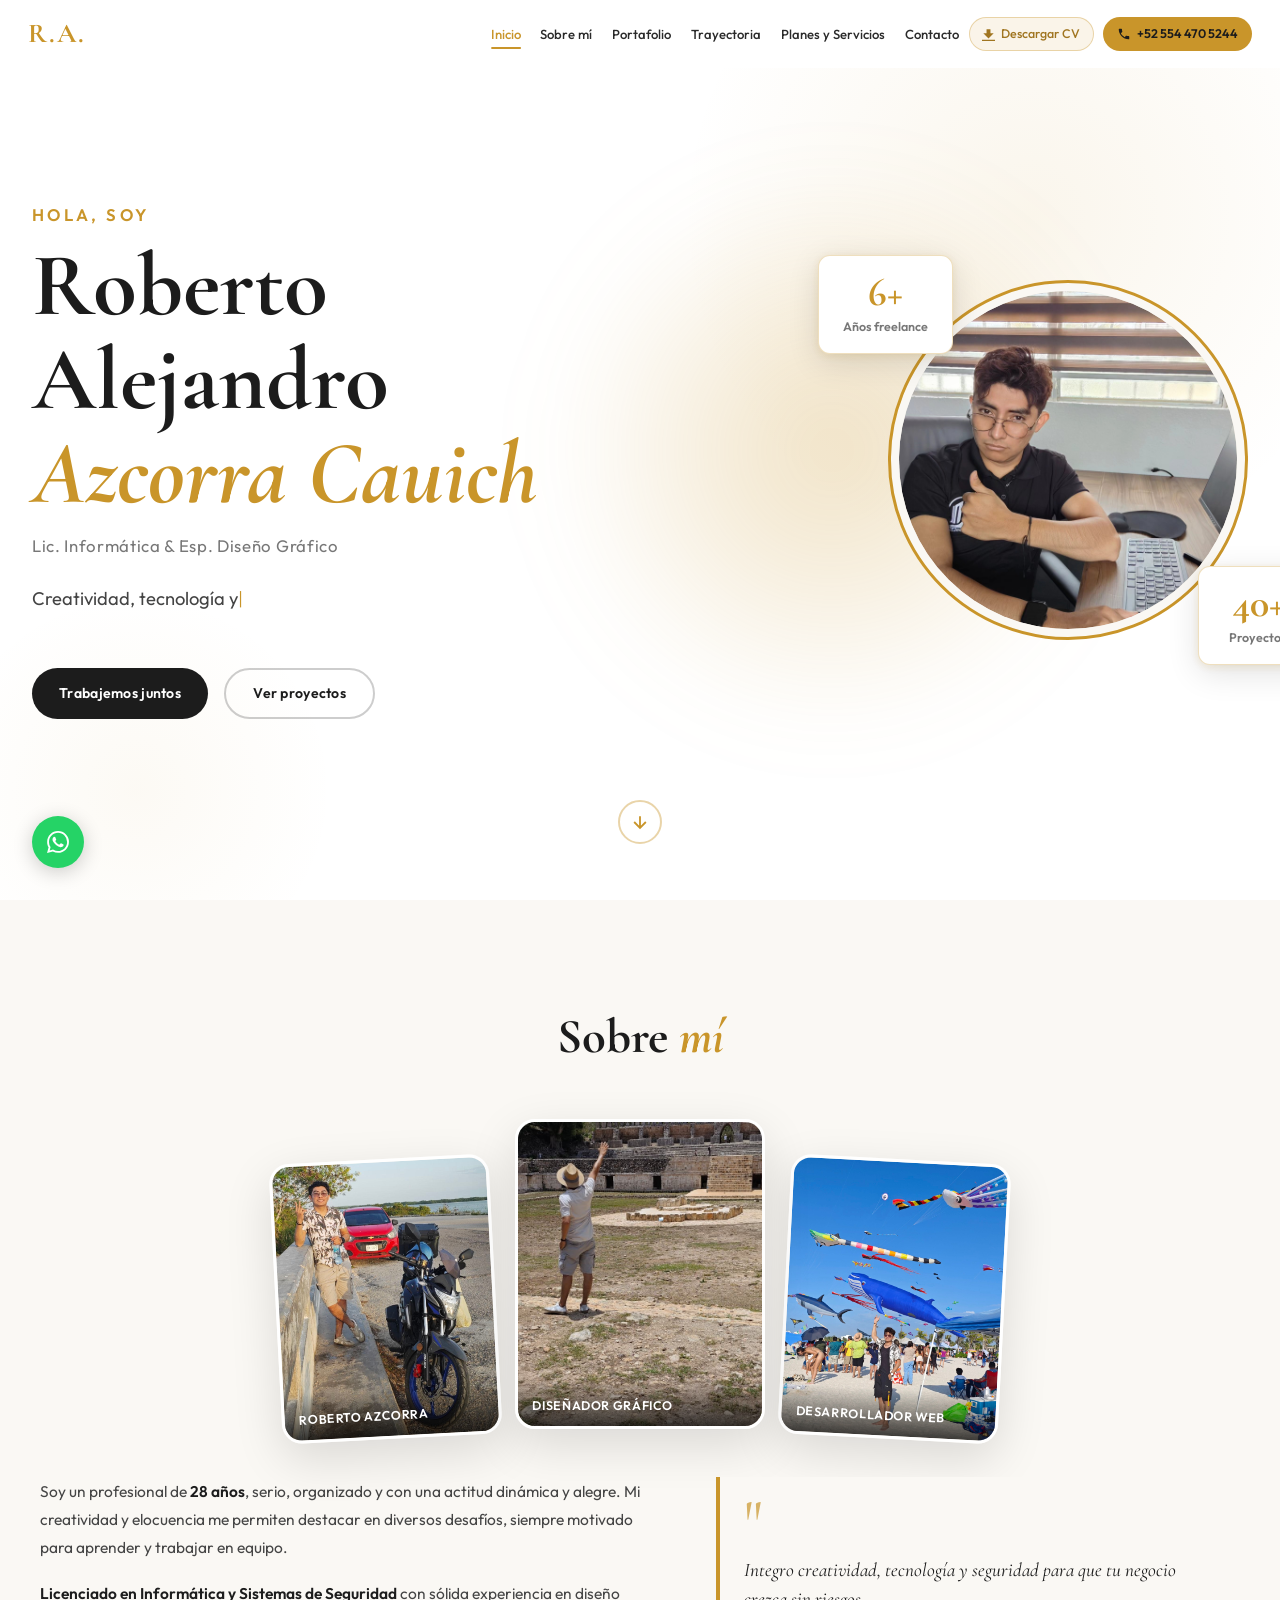
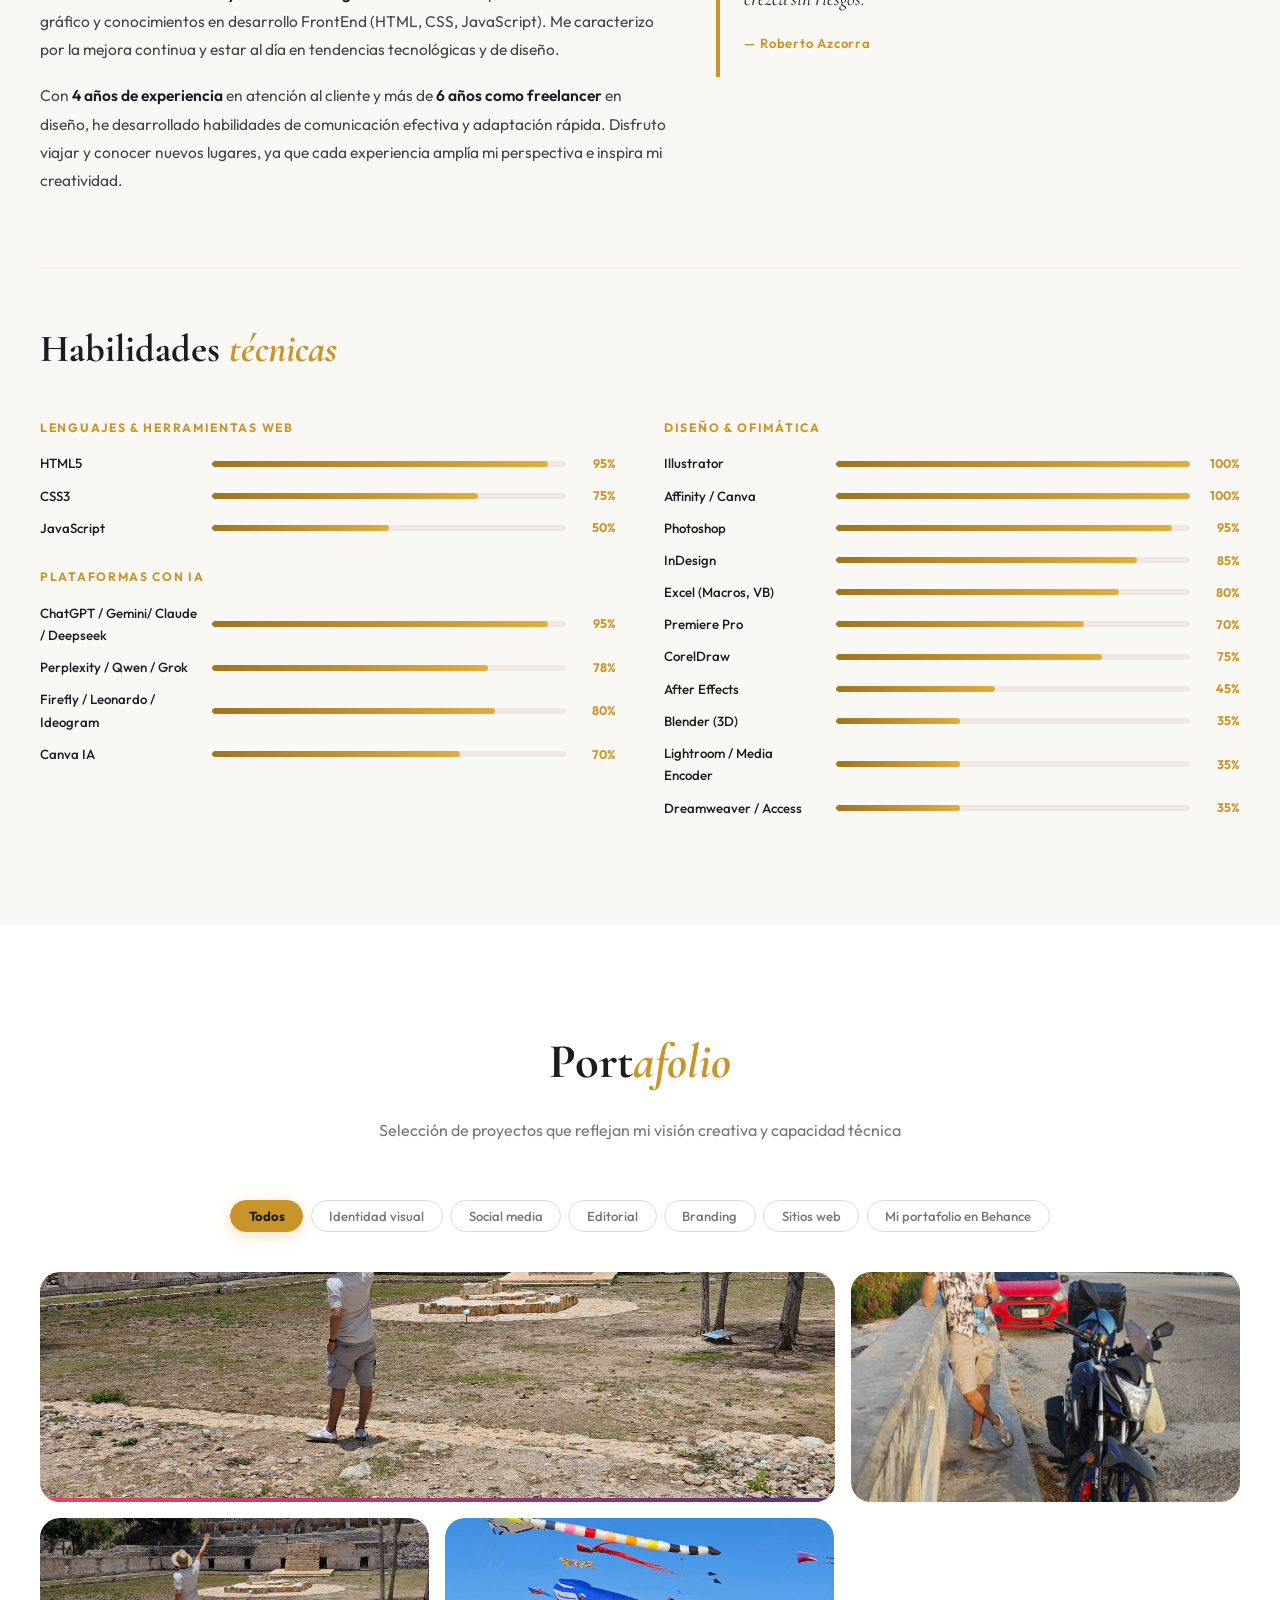
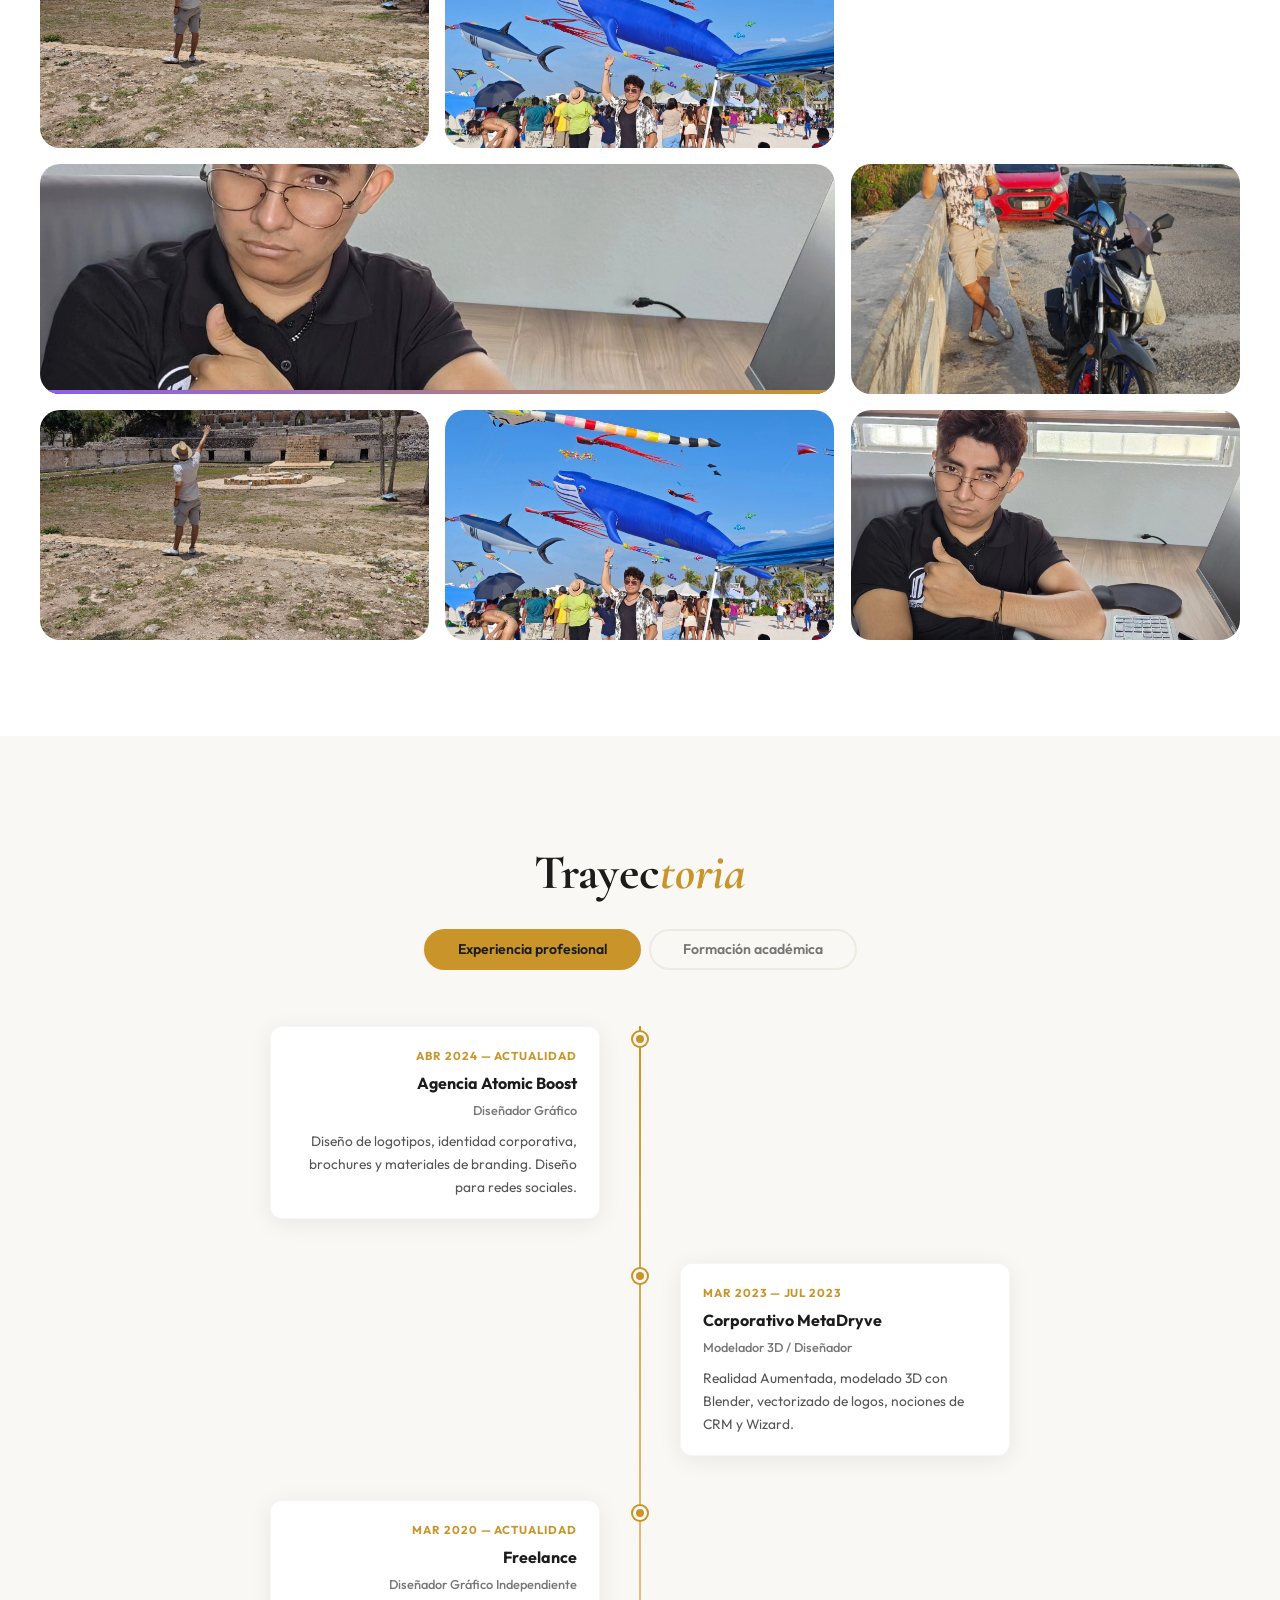
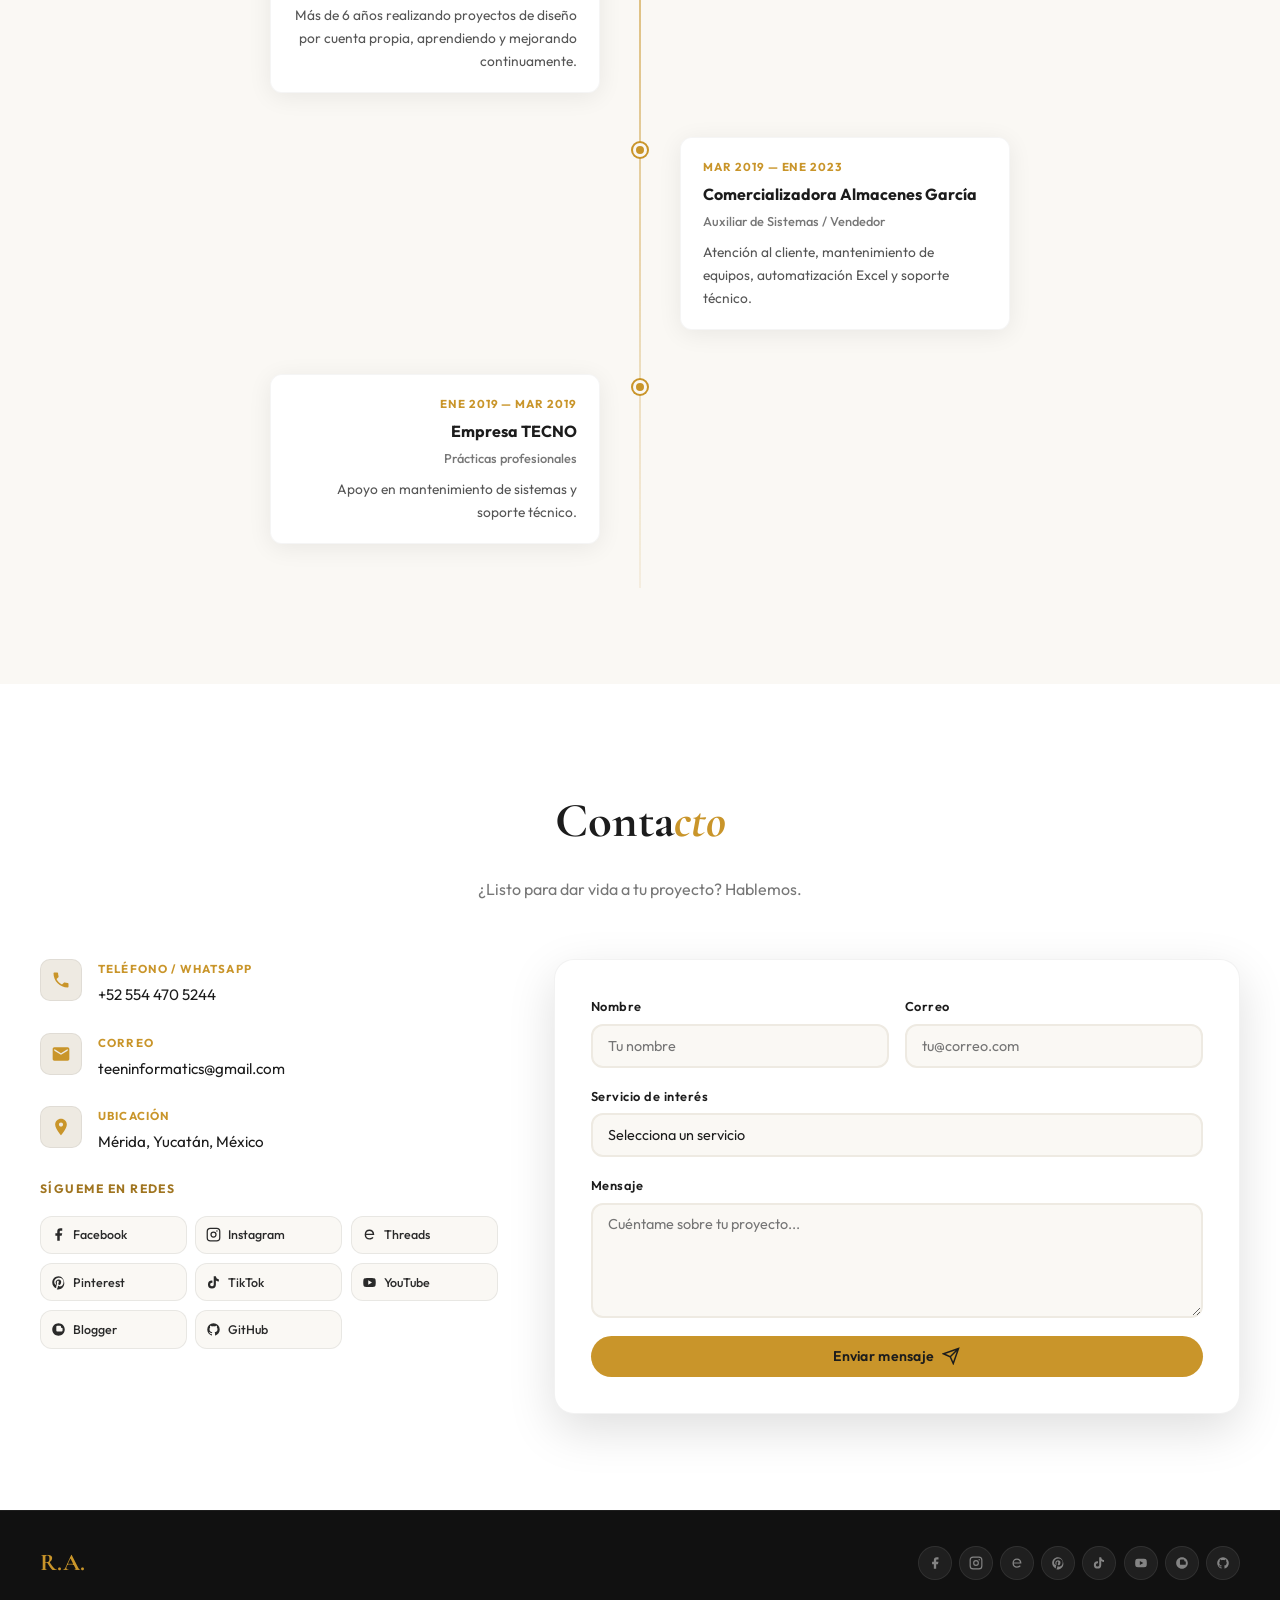
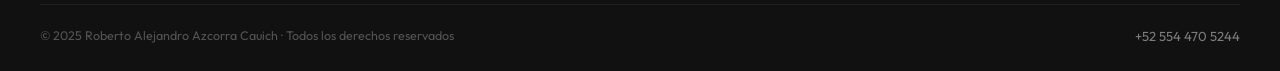
<file: index.html>
<!DOCTYPE html>
<html lang="es">
<head>
  <meta charset="UTF-8" />
  <meta name="viewport" content="width=device-width, initial-scale=1.0" />
  <title>Roberto Azcorra — Diseño & Desarrollo</title>
  <link rel="preconnect" href="https://fonts.googleapis.com" />
  <link rel="preconnect" href="https://fonts.gstatic.com" crossorigin />
  <link href="https://fonts.googleapis.com/css2?family=Cormorant+Garamond:ital,wght@0,400;0,600;0,700;1,400&family=Outfit:wght@300;400;500;600;700&display=swap" rel="stylesheet" />
  <link rel="stylesheet" href="styles.css" />
  <link rel="icon" type="image/png" href="Assets/favicon.png">
</head>
<body>

  <!-- PRELOADER (FONDO BLANCO) -->
  <div id="preloader">
    <div class="preloader-inner">
      <span class="preloader-logo">R.A.</span>
      <p class="preloader-tagline">Diseño · Tecnología · Creatividad</p>
      <div class="preloader-bar"><div class="preloader-progress"></div></div>
    </div>
  </div>

  <!-- NAVBAR -->
  <header id="navbar">
    <div class="nav-container">
      <a href="#inicio" class="nav-logo">R.A.</a>
      <nav class="nav-menu" id="navMenu">
        <a href="#inicio" class="nav-link">Inicio</a>
        <a href="#sobre-mi" class="nav-link">Sobre mí</a>
        <a href="#portafolio" class="nav-link">Portafolio</a>
        <a href="#trayectoria" class="nav-link">Trayectoria</a>
        <a href="servicios.html" class="nav-link">Planes y Servicios</a>
        <a href="#contacto" class="nav-link">Contacto</a>
        <a href="Assets/CV_Alejandro.pdf" download class="nav-link nav-cv">
          <svg viewBox="0 0 20 20" fill="currentColor" width="13" height="13"><path d="M13 8V2H7v6H2l8 8 8-8h-5zM0 18h20v2H0v-2z"/></svg>
          Descargar CV
        </a>
        <div class="nav-socials-mobile">
          <a href="https://www.facebook.com/TeenInformaticsCode?locale=es_LA" target="_blank" aria-label="Facebook" class="nsm-icon">
            <svg viewBox="0 0 24 24" fill="currentColor"><path d="M18 2h-3a5 5 0 00-5 5v3H7v4h3v8h4v-8h3l1-4h-4V7a1 1 0 011-1h3z"/></svg>
          </a>
          <a href="https://www.instagram.com/teen_informatics/" target="_blank" aria-label="Instagram" class="nsm-icon">
            <svg viewBox="0 0 24 24" fill="none" stroke="currentColor" stroke-width="2" stroke-linecap="round" stroke-linejoin="round"><rect x="2" y="2" width="20" height="20" rx="5"/><circle cx="12" cy="12" r="4"/><circle cx="17.5" cy="6.5" r="1.2" fill="currentColor" stroke="none"/></svg>
          </a>
          <a href="https://www.threads.com/@alejandro.urahara" target="_blank" aria-label="Threads" class="nsm-icon">
            <svg viewBox="0 0 24 24" fill="currentColor"><path d="M19.59 12.03c-.12-5.22-3.43-7.84-7.67-7.84-4.41 0-7.67 2.96-7.67 8.06s3.19 7.75 7.67 7.75c2.94 0 5.25-1.06 6.47-2.93l-1.8-1.04c-.82 1.17-2.38 1.91-4.63 1.91-3.15 0-5.24-1.88-5.35-5.27h12.96c.01-.21.02-.43.02-.64zm-13-1.06c.21-2.97 1.98-4.72 5.29-4.72 2.88 0 4.83 1.47 5.18 4.72H6.59z"/></svg>
          </a>
          <a href="https://github.com/portafolio-Az" target="_blank" aria-label="GitHub" class="nsm-icon">
            <svg viewBox="0 0 24 24" fill="currentColor"><path d="M12 2A10 10 0 002 12c0 4.42 2.87 8.17 6.84 9.5.5.08.66-.23.66-.5v-1.69c-2.77.6-3.36-1.34-3.36-1.34-.46-1.16-1.11-1.47-1.11-1.47-.91-.62.07-.6.07-.6 1 .07 1.53 1.03 1.53 1.03.87 1.52 2.34 1.07 2.91.83.09-.65.35-1.09.63-1.34-2.22-.25-4.55-1.11-4.55-4.92 0-1.11.38-2 1.03-2.71-.1-.25-.45-1.29.1-2.64 0 0 .84-.27 2.75 1.02.79-.22 1.65-.33 2.5-.33.85 0 1.71.11 2.5.33 1.91-1.29 2.75-1.02 2.75-1.02.55 1.35.2 2.39.1 2.64.65.71 1.03 1.6 1.03 2.71 0 3.82-2.34 4.66-4.57 4.91.36.31.69.92.69 1.85V21c0 .27.16.59.67.5C19.14 20.16 22 16.42 22 12A10 10 0 0012 2z"/></svg>
          </a>
          <a href="https://www.youtube.com/@TeenInformatics-j7c" target="_blank" aria-label="YouTube" class="nsm-icon">
            <svg viewBox="0 0 24 24" fill="currentColor"><path d="M21.58 7.19a2.76 2.76 0 00-1.94-1.96C17.88 4.75 12 4.75 12 4.75s-5.88 0-7.64.48A2.76 2.76 0 002.42 7.19 28.9 28.9 0 002 12a28.9 28.9 0 00.42 4.81 2.76 2.76 0 001.94 1.96C6.12 19.25 12 19.25 12 19.25s5.88 0 7.64-.48a2.76 2.76 0 001.94-1.95A28.9 28.9 0 0022 12a28.9 28.9 0 00-.42-4.81zM10 15.5v-7l6 3.5-6 3.5z"/></svg>
          </a>
        </div>
      </nav>
      <a href="tel:+525544705244" class="nav-phone">
        <svg viewBox="0 0 24 24" fill="currentColor" width="14" height="14"><path d="M6.6 10.8c1.4 2.8 3.8 5.1 6.6 6.6l2.2-2.2c.3-.3.7-.4 1-.2 1.1.4 2.3.6 3.6.6.6 0 1 .4 1 1V20c0 .6-.4 1-1 1-9.4 0-17-7.6-17-17 0-.6.4-1 1-1h3.5c.6 0 1 .4 1 1 0 1.3.2 2.5.6 3.6.1.3 0 .7-.2 1L6.6 10.8z"/></svg>
        +52 554 470 5244
      </a>
      <button class="hamburger" id="hamburger" aria-label="Menú">
        <span></span><span></span><span></span>
      </button>
    </div>
  </header>

  <!-- HERO — FONDO BLANCO -->
  <section id="inicio" class="hero">
    <div class="hero-blob hero-blob-1"></div>
    <div class="hero-blob hero-blob-2"></div>
    <!-- Círculo de luz neon mostaza desenfocado detrás de la foto -->
    <div class="hero-glow"></div>
    <div class="hero-content">
      <div class="hero-text">
        <p class="hero-greeting reveal-up">Hola, soy</p>
        <h1 class="hero-name reveal-up">
          Roberto Alejandro<br>
          <span class="hero-name-accent">Azcorra Cauich</span>
        </h1>
        <p class="hero-title reveal-up">Lic. Informática &amp; Esp. Diseño Gráfico</p>
        <p class="hero-typewriter reveal-up">
          <span id="typewriter"></span><span class="cursor">|</span>
        </p>
        <div class="hero-cta reveal-up">
          <!-- Botón negro -->
          <a href="#contacto" class="btn btn-dark">Trabajemos juntos</a>
          <a href="#portafolio" class="btn btn-outline-dark">Ver proyectos</a>
        </div>
      </div>

      <div class="hero-image reveal-right">
        <div class="hero-ring-outer">
          <div class="hero-photo-ring">
            <div class="hero-photo-placeholder">
              <img src="Assets/alex00.jpg" alt="Roberto Azcorra">
            </div>
          </div>
        </div>
        <!-- Cuadros flotantes más grandes y más cerca del círculo -->
        <div class="hero-stat hero-stat-1">
          <span class="stat-number">6+</span>
          <span class="stat-label">Años freelance</span>
        </div>
        <div class="hero-stat hero-stat-2">
          <span class="stat-number">40+</span>
          <span class="stat-label">Proyectos</span>
        </div>
      </div>
    </div>
    <a href="#sobre-mi" class="hero-scroll-btn" aria-label="Bajar">
      <svg viewBox="0 0 24 24" fill="none" stroke="currentColor" stroke-width="2.2"><path d="M12 5v14M5 12l7 7 7-7"/></svg>
    </a>
  </section>

  <!-- SOBRE MÍ -->
  <section id="sobre-mi" class="section">
    <div class="container">
      <h2 class="section-title reveal-up">Sobre <span class="accent">mí</span></h2>

      <div class="about-photos-row reveal-up">
        <div class="aph-card aph-card-1">
          <img src="Assets/alex01.jpg" alt="Roberto Azcorra">
          <div class="aph-label">Roberto Azcorra</div>
        </div>
        <div class="aph-card aph-card-2">
          <img src="Assets/alex02.jpg" alt="Diseñador Gráfico">
          <div class="aph-label">Diseñador Gráfico</div>
        </div>
        <div class="aph-card aph-card-3">
          <img src="Assets/alex03.jpg" alt="Desarrollador Web">
          <div class="aph-label">Desarrollador Web</div>
        </div>
      </div>

      <div class="about-bio-row">
        <div class="about-bio-text reveal-left">
          <p>Soy un profesional de <strong>28 años</strong>, serio, organizado y con una actitud dinámica y alegre. Mi creatividad y elocuencia me permiten destacar en diversos desafíos, siempre motivado para aprender y trabajar en equipo.</p>
          <p><strong>Licenciado en Informática y Sistemas de Seguridad</strong> con sólida experiencia en diseño gráfico y conocimientos en desarrollo FrontEnd (HTML, CSS, JavaScript). Me caracterizo por la mejora continua y estar al día en tendencias tecnológicas y de diseño.</p>
          <p>Con <strong>4 años de experiencia</strong> en atención al cliente y más de <strong>6 años como freelancer</strong> en diseño, he desarrollado habilidades de comunicación efectiva y adaptación rápida. Disfruto viajar y conocer nuevos lugares, ya que cada experiencia amplía mi perspectiva e inspira mi creatividad.</p>
        </div>
        <blockquote class="about-quote reveal-right">
          <div class="quote-mark">"</div>
          <p>Integro creatividad, tecnología y seguridad para que tu negocio crezca sin riesgos.</p>
          <cite>— Roberto Azcorra</cite>
        </blockquote>
      </div>

      <div class="skills-section">
        <h3 class="skills-main-title reveal-up">Habilidades <span class="accent">técnicas</span></h3>
        <div class="skills-columns">
          <div class="skills-col reveal-left">
            <p class="skills-group-label">Lenguajes &amp; Herramientas Web</p>
            <div class="skill-item"><span>HTML5</span><div class="skill-bar"><div class="skill-fill" data-width="95"></div></div><span>95%</span></div>
            <div class="skill-item"><span>CSS3</span><div class="skill-bar"><div class="skill-fill" data-width="75"></div></div><span>75%</span></div>
            <div class="skill-item"><span>JavaScript</span><div class="skill-bar"><div class="skill-fill" data-width="50"></div></div><span>50%</span></div>

            <p class="skills-group-label" style="margin-top:1.75rem">Plataformas con IA</p>
            <div class="skill-item"><span>ChatGPT / Gemini/ Claude / Deepseek</span><div class="skill-bar"><div class="skill-fill" data-width="95"></div></div><span>95%</span></div>
            <div class="skill-item"><span>Perplexity / Qwen / Grok</span><div class="skill-bar"><div class="skill-fill" data-width="78"></div></div><span>78%</span></div>
            <div class="skill-item"><span>Firefly / Leonardo / Ideogram</span><div class="skill-bar"><div class="skill-fill" data-width="80"></div></div><span>80%</span></div>
            <div class="skill-item"><span>Canva IA</span><div class="skill-bar"><div class="skill-fill" data-width="70"></div></div><span>70%</span></div>
          </div>

          <div class="skills-col reveal-right">
            <p class="skills-group-label">Diseño &amp; Ofimática</p>
            <div class="skill-item"><span>Illustrator</span><div class="skill-bar"><div class="skill-fill" data-width="100"></div></div><span>100%</span></div>
            <div class="skill-item"><span>Affinity / Canva</span><div class="skill-bar"><div class="skill-fill" data-width="100"></div></div><span>100%</span></div>
            <div class="skill-item"><span>Photoshop</span><div class="skill-bar"><div class="skill-fill" data-width="95"></div></div><span>95%</span></div>
            <div class="skill-item"><span>InDesign</span><div class="skill-bar"><div class="skill-fill" data-width="85"></div></div><span>85%</span></div>
            <div class="skill-item"><span>Excel (Macros, VB)</span><div class="skill-bar"><div class="skill-fill" data-width="80"></div></div><span>80%</span></div>
            <div class="skill-item"><span>Premiere Pro</span><div class="skill-bar"><div class="skill-fill" data-width="70"></div></div><span>70%</span></div>
            <div class="skill-item"><span>CorelDraw</span><div class="skill-bar"><div class="skill-fill" data-width="75"></div></div><span>75%</span></div>
            <div class="skill-item"><span>After Effects</span><div class="skill-bar"><div class="skill-fill" data-width="45"></div></div><span>45%</span></div>
            <div class="skill-item"><span>Blender (3D)</span><div class="skill-bar"><div class="skill-fill" data-width="35"></div></div><span>35%</span></div>
            <div class="skill-item"><span>Lightroom / Media Encoder</span><div class="skill-bar"><div class="skill-fill" data-width="35"></div></div><span>35%</span></div>
            <div class="skill-item"><span>Dreamweaver / Access</span><div class="skill-bar"><div class="skill-fill" data-width="35"></div></div><span>35%</span></div>
          </div>
        </div>
      </div>
    </div>
  </section>

  <!-- PORTAFOLIO -->
  <section id="portafolio" class="section section-dark">
    <div class="container">
      <h2 class="section-title reveal-up">Port<span class="accent">afolio</span></h2>
      <p class="section-subtitle reveal-up">Selección de proyectos que reflejan mi visión creativa y capacidad técnica</p>

      <div class="portfolio-filters reveal-up">
        <button class="filter-btn active" data-filter="all">Todos</button>
        <button class="filter-btn" data-filter="identidad">Identidad visual</button>
        <button class="filter-btn" data-filter="social">Social media</button>
        <button class="filter-btn" data-filter="editorial">Editorial</button>
        <button class="filter-btn" data-filter="branding">Branding</button>
        <button class="filter-btn" data-filter="web">Sitios web</button>
        <button class="filter-btn" data-filter="behance">Mi portafolio en Behance</button>
      </div>

      <div class="portfolio-grid" id="portfolioGrid">

        <!-- Proyecto 1 -->
        <div class="pf-item pf-wide" data-category="identidad"
          data-title="Identidad Corporativa Nexus"
          data-cat="Identidad Visual"
          data-desc="Desarrollo completo de identidad visual para empresa tecnológica: logotipo, paleta de color, tipografía y manual de marca."
          data-images='["Assets/alex00.jpg","Assets/alex01.jpg","Assets/alex02.jpg","Assets/alex03.jpg","Assets/alex00.jpg"]'>
          <div class="pf-thumb">
            <img src="Assets/alex02.jpg" alt="Nexus Corp">
            <div class="pf-thumb-accent" style="background:linear-gradient(90deg,#e94560,#533483)"></div>
          </div>
          <div class="pf-overlay">
            <span class="pf-cat-tag">Identidad visual</span>
            <h3>Nexus Corp</h3>
            <p>Branding &amp; Manual de marca</p>
            <button class="pf-open" aria-label="Ver galería">Ver proyecto</button>
          </div>
        </div>

        <!-- Proyecto 2 -->
        <div class="pf-item" data-category="branding"
          data-title="Branding Café Origen"
          data-cat="Branding"
          data-desc="Branding completo para cafetería artesanal: logotipo, empaque, señalética y material de punto de venta."
          data-images='["Assets/alex01.jpg","Assets/alex02.jpg","Assets/alex03.jpg"]'>
          <div class="pf-thumb">
            <img src="Assets/alex01.jpg" alt="Café Origen">
          </div>
          <div class="pf-overlay">
            <span class="pf-cat-tag">Branding</span>
            <h3>Café Origen</h3>
            <p>Identidad &amp; Empaque</p>
            <button class="pf-open" aria-label="Ver galería">Ver proyecto</button>
          </div>
        </div>

        <!-- Proyecto 3 -->
        <div class="pf-item" data-category="social"
          data-title="Social Media — FitLife"
          data-cat="Social Media"
          data-desc="Pack de 30 plantillas para redes sociales con coherencia visual y alto engagement."
          data-images='["Assets/alex02.jpg","Assets/alex03.jpg","Assets/alex00.jpg"]'>
          <div class="pf-thumb">
            <img src="Assets/alex02.jpg" alt="FitLife Social">
          </div>
          <div class="pf-overlay">
            <span class="pf-cat-tag">Social media</span>
            <h3>FitLife Social</h3>
            <p>Pack RRSS</p>
            <button class="pf-open" aria-label="Ver galería">Ver proyecto</button>
          </div>
        </div>

        <!-- Proyecto 4 -->
        <div class="pf-item" data-category="web"
          data-title="Landing Page — Atomic Boost"
          data-cat="Sitio Web"
          data-desc="Landing page para agencia de marketing digital. Diseño responsivo y optimizado para conversión."
          data-images='["Assets/alex03.jpg","Assets/alex00.jpg","Assets/alex01.jpg"]'>
          <div class="pf-thumb">
            <img src="Assets/alex03.jpg" alt="Atomic Boost">
          </div>
          <div class="pf-overlay">
            <span class="pf-cat-tag">Sitio web</span>
            <h3>Atomic Boost</h3>
            <p>Landing Page</p>
            <button class="pf-open" aria-label="Ver galería">Ver proyecto</button>
          </div>
        </div>

        <!-- Proyecto 5 -->
        <div class="pf-item pf-wide" data-category="editorial"
          data-title="Revista Anual — Tech Summit 2024"
          data-cat="Editorial"
          data-desc="Diseño editorial para revista corporativa de 48 páginas: diagramación, tipografía, infografías."
          data-images='["Assets/alex00.jpg","Assets/alex01.jpg","Assets/alex02.jpg","Assets/alex03.jpg"]'>
          <div class="pf-thumb">
            <img src="Assets/alex00.jpg" alt="Tech Summit">
            <div class="pf-thumb-accent" style="background:linear-gradient(90deg,#8b5cf6,#c9952a)"></div>
          </div>
          <div class="pf-overlay">
            <span class="pf-cat-tag">Editorial</span>
            <h3>Tech Summit</h3>
            <p>Revista 48 páginas</p>
            <button class="pf-open" aria-label="Ver galería">Ver proyecto</button>
          </div>
        </div>

        <!-- Proyecto 6 -->
        <div class="pf-item" data-category="identidad"
          data-title="Logo &amp; Manual — Arq. Monterroso"
          data-cat="Identidad Visual"
          data-desc="Logotipo minimalista y manual de identidad para despacho de arquitectura."
          data-images='["Assets/alex01.jpg","Assets/alex02.jpg","Assets/alex03.jpg"]'>
          <div class="pf-thumb">
            <img src="Assets/alex01.jpg" alt="Arq. Monterroso">
          </div>
          <div class="pf-overlay">
            <span class="pf-cat-tag">Identidad visual</span>
            <h3>Arq. Monterroso</h3>
            <p>Logo &amp; Manual</p>
            <button class="pf-open" aria-label="Ver galería">Ver proyecto</button>
          </div>
        </div>

        <!-- Proyecto 7 -->
        <div class="pf-item" data-category="branding"
          data-title="Black MetaDryve — Branding 3D"
          data-cat="Branding 3D"
          data-desc="Modelado 3D, vectorizado de logos, realidad aumentada e identidad visual para automotriz."
          data-images='["Assets/alex02.jpg","Assets/alex03.jpg","Assets/alex00.jpg"]'>
          <div class="pf-thumb">
            <img src="Assets/alex02.jpg" alt="Black MetaDryve">
          </div>
          <div class="pf-overlay">
            <span class="pf-cat-tag">Branding 3D</span>
            <h3>Black MetaDryve</h3>
            <p>Identidad &amp; 3D</p>
            <button class="pf-open" aria-label="Ver galería">Ver proyecto</button>
          </div>
        </div>

        <!-- Proyecto 8 -->
        <div class="pf-item" data-category="social"
          data-title="Campaña Digital — Clínica Bienestar"
          data-cat="Social Media"
          data-desc="Estrategia visual para clínica médica: posts, historias, carruseles y banners."
          data-images='["Assets/alex03.jpg","Assets/alex00.jpg","Assets/alex01.jpg"]'>
          <div class="pf-thumb">
            <img src="Assets/alex03.jpg" alt="Clínica Bienestar">
          </div>
          <div class="pf-overlay">
            <span class="pf-cat-tag">Social media</span>
            <h3>Clínica Bienestar</h3>
            <p>Campaña digital</p>
            <button class="pf-open" aria-label="Ver galería">Ver proyecto</button>
          </div>
        </div>

        <!-- Proyecto 9 -->
        <div class="pf-item" data-category="web"
          data-title="Portafolio Web Personal"
          data-cat="Sitio Web"
          data-desc="Diseño y desarrollo de portafolio web personal: HTML5, CSS3 animado, JavaScript, 100% responsivo."
          data-images='["Assets/alex00.jpg","Assets/alex01.jpg","Assets/alex02.jpg","Assets/alex03.jpg"]'>
          <div class="pf-thumb">
            <img src="Assets/alex00.jpg" alt="Portfolio Web">
          </div>
          <div class="pf-overlay">
            <span class="pf-cat-tag">Sitio web</span>
            <h3>Portfolio Web</h3>
            <p>HTML5 / CSS3 / JS</p>
            <button class="pf-open" aria-label="Ver galería">Ver proyecto</button>
          </div>
        </div>

      </div>
    </div>
  </section>

  <!-- TRAYECTORIA -->
  <section id="trayectoria" class="section">
    <div class="container">
      <h2 class="section-title reveal-up">Trayec<span class="accent">toria</span></h2>
      <div class="timeline-tabs reveal-up">
        <button class="tab-btn active" data-tab="experiencia">Experiencia profesional</button>
        <button class="tab-btn" data-tab="formacion">Formación académica</button>
      </div>

      <div class="timeline" id="tab-experiencia">
        <div class="timeline-item reveal-left">
          <div class="timeline-dot"></div>
          <div class="timeline-content">
            <span class="timeline-date">Abr 2024 — Actualidad</span>
            <h3>Agencia Atomic Boost</h3>
            <p class="timeline-role">Diseñador Gráfico</p>
            <p>Diseño de logotipos, identidad corporativa, brochures y materiales de branding. Diseño para redes sociales.</p>
          </div>
        </div>
        <div class="timeline-item reveal-right">
          <div class="timeline-dot"></div>
          <div class="timeline-content">
            <span class="timeline-date">Mar 2023 — Jul 2023</span>
            <h3>Corporativo MetaDryve</h3>
            <p class="timeline-role">Modelador 3D / Diseñador</p>
            <p>Realidad Aumentada, modelado 3D con Blender, vectorizado de logos, nociones de CRM y Wizard.</p>
          </div>
        </div>
        <div class="timeline-item reveal-left">
          <div class="timeline-dot"></div>
          <div class="timeline-content">
            <span class="timeline-date">Mar 2020 — Actualidad</span>
            <h3>Freelance</h3>
            <p class="timeline-role">Diseñador Gráfico Independiente</p>
            <p>Más de 6 años realizando proyectos de diseño por cuenta propia, aprendiendo y mejorando continuamente.</p>
          </div>
        </div>
        <div class="timeline-item reveal-right">
          <div class="timeline-dot"></div>
          <div class="timeline-content">
            <span class="timeline-date">Mar 2019 — Ene 2023</span>
            <h3>Comercializadora Almacenes García</h3>
            <p class="timeline-role">Auxiliar de Sistemas / Vendedor</p>
            <p>Atención al cliente, mantenimiento de equipos, automatización Excel y soporte técnico.</p>
          </div>
        </div>
        <div class="timeline-item reveal-left">
          <div class="timeline-dot"></div>
          <div class="timeline-content">
            <span class="timeline-date">Ene 2019 — Mar 2019</span>
            <h3>Empresa TECNO</h3>
            <p class="timeline-role">Prácticas profesionales</p>
            <p>Apoyo en mantenimiento de sistemas y soporte técnico.</p>
          </div>
        </div>
      </div>

      <div class="timeline hidden" id="tab-formacion">
        <div class="timeline-item reveal-left">
          <div class="timeline-dot"></div>
          <div class="timeline-content">
            <span class="timeline-date">2023 — 2024</span>
            <h3>Especialidad en Diseño Gráfico Digital</h3>
            <p class="timeline-role">Computación del Golfo · Certificado Adobe</p>
            <p>Photoshop, Illustrator, InDesign, After Effects y Premiere Pro. Proyectos de diseño digital, editorial y audiovisual.</p>
          </div>
        </div>
        <div class="timeline-item reveal-right">
          <div class="timeline-dot"></div>
          <div class="timeline-content">
            <span class="timeline-date">2022 — 2023</span>
            <h3>Desarrollo Web Completo</h3>
            <p class="timeline-role">Udemy</p>
            <p>HTML, CSS, SASS, JavaScript, PHP, POO, MVC y MySQL. Sitios web dinámicos, responsivos y conectados a bases de datos.</p>
          </div>
        </div>
        <div class="timeline-item reveal-left">
          <div class="timeline-dot"></div>
          <div class="timeline-content">
            <span class="timeline-date">2022 — 2023</span>
            <h3>Excel Básico-Intermedio (Macros, VBA)</h3>
            <p class="timeline-role">Udemy</p>
            <p>Fórmulas dinámicas: SI, BUSCARV, ÍNDICE y COINCIDIR. Programación con Visual Basic y macros.</p>
          </div>
        </div>
        <div class="timeline-item reveal-right">
          <div class="timeline-dot"></div>
          <div class="timeline-content">
            <span class="timeline-date">2018 — 2021</span>
            <h3>Lic. Informática y Sistemas de Seguridad</h3>
            <p class="timeline-role">Centro Universitario Felipe Carrillo Puerto</p>
            <p>Bases de datos MySQL y SQL Server, programación, desarrollo web, seguridad informática y virtualización.</p>
          </div>
        </div>
        <div class="timeline-item reveal-left">
          <div class="timeline-dot"></div>
          <div class="timeline-content">
            <span class="timeline-date">2015 — 2018</span>
            <h3>Preparatoria COBAY Santa Rosa</h3>
            <p class="timeline-role">Capacitación en Informática</p>
            <p>Certificado en procesadores de texto digitales y diseño gráfico con CorelDRAW.</p>
          </div>
        </div>
      </div>
    </div>
  </section>

  <!-- CONTACTO -->
  <section id="contacto" class="section section-dark">
    <div class="container">
      <h2 class="section-title reveal-up">Conta<span class="accent">cto</span></h2>
      <p class="section-subtitle reveal-up">¿Listo para dar vida a tu proyecto? Hablemos.</p>

      <div class="contact-grid">
        <div class="contact-info reveal-left">
          <div class="contact-item">
            <div class="contact-icon"><svg viewBox="0 0 24 24" fill="currentColor"><path d="M6.6 10.8c1.4 2.8 3.8 5.1 6.6 6.6l2.2-2.2c.3-.3.7-.4 1-.2 1.1.4 2.3.6 3.6.6.6 0 1 .4 1 1V20c0 .6-.4 1-1 1-9.4 0-17-7.6-17-17 0-.6.4-1 1-1h3.5c.6 0 1 .4 1 1 0 1.3.2 2.5.6 3.6.1.3 0 .7-.2 1L6.6 10.8z"/></svg></div>
            <div><p class="contact-label">Teléfono / WhatsApp</p><a href="tel:+525544705244">+52 554 470 5244</a></div>
          </div>
          <div class="contact-item">
            <div class="contact-icon"><svg viewBox="0 0 24 24" fill="currentColor"><path d="M20 4H4c-1.1 0-2 .9-2 2v12c0 1.1.9 2 2 2h16c1.1 0 2-.9 2-2V6c0-1.1-.9-2-2-2zm0 4l-8 5-8-5V6l8 5 8-5v2z"/></svg></div>
            <div><p class="contact-label">Correo</p><a href="mailto:teeninformatics@gmail.com">teeninformatics@gmail.com</a></div>
          </div>
          <div class="contact-item">
            <div class="contact-icon"><svg viewBox="0 0 24 24" fill="currentColor"><path d="M12 2C8.13 2 5 5.13 5 9c0 5.25 7 13 7 13s7-7.75 7-13c0-3.87-3.13-7-7-7zm0 9.5c-1.38 0-2.5-1.12-2.5-2.5s1.12-2.5 2.5-2.5 2.5 1.12 2.5 2.5-1.12 2.5-2.5 2.5z"/></svg></div>
            <div><p class="contact-label">Ubicación</p><span>Mérida, Yucatán, México</span></div>
          </div>

          <p class="contact-social-title">Sígueme en redes</p>
          <div class="csocials-grid">
            <a href="https://www.facebook.com/TeenInformaticsCode?locale=es_LA" target="_blank" class="csc facebook"><svg viewBox="0 0 24 24" fill="currentColor"><path d="M18 2h-3a5 5 0 00-5 5v3H7v4h3v8h4v-8h3l1-4h-4V7a1 1 0 011-1h3z"/></svg><span>Facebook</span></a>
            <a href="https://www.instagram.com/teen_informatics/" target="_blank" class="csc instagram"><svg viewBox="0 0 24 24" fill="none" stroke="currentColor" stroke-width="2" stroke-linecap="round" stroke-linejoin="round"><rect x="2" y="2" width="20" height="20" rx="5"/><circle cx="12" cy="12" r="4"/><circle cx="17.5" cy="6.5" r="1.2" fill="currentColor" stroke="none"/></svg><span>Instagram</span></a>
            <a href="https://www.threads.com/@alejandro.urahara" target="_blank" class="csc threads"><svg viewBox="0 0 24 24" fill="currentColor"><path d="M19.59 12.03c-.12-5.22-3.43-7.84-7.67-7.84-4.41 0-7.67 2.96-7.67 8.06s3.19 7.75 7.67 7.75c2.94 0 5.25-1.06 6.47-2.93l-1.8-1.04c-.82 1.17-2.38 1.91-4.63 1.91-3.15 0-5.24-1.88-5.35-5.27h12.96c.01-.21.02-.43.02-.64zm-13-1.06c.21-2.97 1.98-4.72 5.29-4.72 2.88 0 4.83 1.47 5.18 4.72H6.59z"/></svg><span>Threads</span></a>
            <a href="https://mx.pinterest.com/teeninformatics/" target="_blank" class="csc pinterest"><svg viewBox="0 0 24 24" fill="currentColor"><path d="M12 2C6.48 2 2 6.48 2 12c0 4.24 2.65 7.86 6.39 9.29-.09-.78-.17-1.98.04-2.83.18-.77 1.22-5.16 1.22-5.16s-.31-.62-.31-1.54c0-1.45.84-2.53 1.88-2.53.89 0 1.32.67 1.32 1.47 0 .9-.57 2.24-.87 3.48-.25 1.04.52 1.88 1.53 1.88 1.84 0 3.08-2.37 3.08-5.18 0-2.14-1.44-3.75-4.05-3.75-2.96 0-4.8 2.21-4.8 4.67 0 .85.24 1.44.62 1.9.17.2.19.29.13.52-.06.22-.18.73-.23.93-.07.28-.29.38-.54.28-1.53-.63-2.24-2.31-2.24-4.21 0-3.13 2.64-6.88 7.89-6.88 4.22 0 7.01 3.06 7.01 6.35 0 4.35-2.42 7.62-5.97 7.62-1.19 0-2.32-.64-2.7-1.37l-.75 2.89c-.27 1.02-.99 2.3-1.47 3.08.66.2 1.35.31 2.07.31 5.52 0 10-4.48 10-10S17.52 2 12 2z"/></svg><span>Pinterest</span></a>
            <a href="https://www.tiktok.com/@teen.informatics" target="_blank" class="csc tiktok"><svg viewBox="0 0 24 24" fill="currentColor"><path d="M19.59 6.69a4.83 4.83 0 01-3.77-4.25V2h-3.45v13.67a2.89 2.89 0 01-2.88 2.5 2.89 2.89 0 01-2.89-2.89 2.89 2.89 0 012.89-2.89c.28 0 .54.04.79.1V9.01a6.27 6.27 0 00-.79-.05 6.34 6.34 0 00-6.34 6.34 6.34 6.34 0 006.34 6.34 6.34 6.34 0 006.33-6.34V8.69a8.18 8.18 0 004.78 1.52V6.76a4.84 4.84 0 01-1.01-.07z"/></svg><span>TikTok</span></a>
            <a href="https://www.youtube.com/@TeenInformatics-j7c" target="_blank" class="csc youtube"><svg viewBox="0 0 24 24" fill="currentColor"><path d="M21.58 7.19a2.76 2.76 0 00-1.94-1.96C17.88 4.75 12 4.75 12 4.75s-5.88 0-7.64.48A2.76 2.76 0 002.42 7.19 28.9 28.9 0 002 12a28.9 28.9 0 00.42 4.81 2.76 2.76 0 001.94 1.96C6.12 19.25 12 19.25 12 19.25s5.88 0 7.64-.48a2.76 2.76 0 001.94-1.95A28.9 28.9 0 0022 12a28.9 28.9 0 00-.42-4.81zM10 15.5v-7l6 3.5-6 3.5z"/></svg><span>YouTube</span></a>
            <a href="https://teeninformatics.blogspot.com/" target="_blank" class="csc blogger"><svg viewBox="0 0 24 24" fill="currentColor"><path d="M18.5 12.5v1a1.5 1.5 0 01-1.5 1.5h-7a1.5 1.5 0 01-1.5-1.5v-6A1.5 1.5 0 0110 6h4.5a1.5 1.5 0 011.5 1.5V9h1a1.5 1.5 0 011.5 1.5v2zM12 2C6.48 2 2 6.48 2 12s4.48 10 10 10 10-4.48 10-10S17.52 2 12 2z"/></svg><span>Blogger</span></a>
            <a href="https://github.com/portafolio-Az" target="_blank" class="csc github"><svg viewBox="0 0 24 24" fill="currentColor"><path d="M12 2A10 10 0 002 12c0 4.42 2.87 8.17 6.84 9.5.5.08.66-.23.66-.5v-1.69c-2.77.6-3.36-1.34-3.36-1.34-.46-1.16-1.11-1.47-1.11-1.47-.91-.62.07-.6.07-.6 1 .07 1.53 1.03 1.53 1.03.87 1.52 2.34 1.07 2.91.83.09-.65.35-1.09.63-1.34-2.22-.25-4.55-1.11-4.55-4.92 0-1.11.38-2 1.03-2.71-.1-.25-.45-1.29.1-2.64 0 0 .84-.27 2.75 1.02.79-.22 1.65-.33 2.5-.33.85 0 1.71.11 2.5.33 1.91-1.29 2.75-1.02 2.75-1.02.55 1.35.2 2.39.1 2.64.65.71 1.03 1.6 1.03 2.71 0 3.82-2.34 4.66-4.57 4.91.36.31.69.92.69 1.85V21c0 .27.16.59.67.5C19.14 20.16 22 16.42 22 12A10 10 0 0012 2z"/></svg><span>GitHub</span></a>
          </div>
        </div>

        <form class="contact-form reveal-right" id="contactForm">
          <div class="form-row">
            <div class="form-group">
              <label for="nombre">Nombre</label>
              <input type="text" id="nombre" name="nombre" placeholder="Tu nombre" required />
            </div>
            <div class="form-group">
              <label for="email">Correo</label>
              <input type="email" id="email" name="email" placeholder="tu@correo.com" required />
            </div>
          </div>
          <div class="form-group">
            <label for="servicio">Servicio de interés</label>
            <select id="servicio" name="servicio">
              <option value="">Selecciona un servicio</option>
              <option>Identidad Visual / Logo</option>
              <option>Branding Completo</option>
              <option>Social Media</option>
              <option>Diseño Editorial</option>
              <option>Desarrollo Web</option>
              <option>Modelado 3D / Realidad Aumentada</option>
              <option>Otro</option>
            </select>
          </div>
          <div class="form-group">
            <label for="mensaje">Mensaje</label>
            <textarea id="mensaje" name="mensaje" rows="5" placeholder="Cuéntame sobre tu proyecto..." required></textarea>
          </div>
          <button type="submit" class="btn btn-primary btn-full">
            <span>Enviar mensaje</span>
            <svg viewBox="0 0 24 24" fill="none" stroke="currentColor" stroke-width="2" width="18" height="18"><path d="M22 2L11 13M22 2L15 22 11 13 2 9l20-7z"/></svg>
          </button>
          <div class="form-success hidden" id="formSuccess">✓ ¡Mensaje enviado! Nos ponemos en contacto muy pronto.</div>
        </form>
      </div>
    </div>
  </section>

  <!-- FOOTER -->
  <footer class="footer">
    <div class="container">
      <div class="footer-top">
        <a href="#inicio" class="footer-logo">R.A.</a>
        <div class="footer-socials">
          <a href="https://www.facebook.com/TeenInformaticsCode?locale=es_LA" target="_blank" class="fsoc facebook" aria-label="Facebook"><svg viewBox="0 0 24 24" fill="currentColor"><path d="M18 2h-3a5 5 0 00-5 5v3H7v4h3v8h4v-8h3l1-4h-4V7a1 1 0 011-1h3z"/></svg></a>
          <a href="https://www.instagram.com/teen_informatics/" target="_blank" class="fsoc instagram" aria-label="Instagram"><svg viewBox="0 0 24 24" fill="none" stroke="currentColor" stroke-width="2" stroke-linecap="round" stroke-linejoin="round"><rect x="2" y="2" width="20" height="20" rx="5"/><circle cx="12" cy="12" r="4"/><circle cx="17.5" cy="6.5" r="1.2" fill="currentColor" stroke="none"/></svg></a>
          <a href="https://www.threads.com/@alejandro.urahara" target="_blank" class="fsoc threads" aria-label="Threads"><svg viewBox="0 0 24 24" fill="currentColor"><path d="M19.59 12.03c-.12-5.22-3.43-7.84-7.67-7.84-4.41 0-7.67 2.96-7.67 8.06s3.19 7.75 7.67 7.75c2.94 0 5.25-1.06 6.47-2.93l-1.8-1.04c-.82 1.17-2.38 1.91-4.63 1.91-3.15 0-5.24-1.88-5.35-5.27h12.96c.01-.21.02-.43.02-.64zm-13-1.06c.21-2.97 1.98-4.72 5.29-4.72 2.88 0 4.83 1.47 5.18 4.72H6.59z"/></svg></a>
          <a href="https://mx.pinterest.com/teeninformatics/" target="_blank" class="fsoc pinterest" aria-label="Pinterest"><svg viewBox="0 0 24 24" fill="currentColor"><path d="M12 2C6.48 2 2 6.48 2 12c0 4.24 2.65 7.86 6.39 9.29-.09-.78-.17-1.98.04-2.83.18-.77 1.22-5.16 1.22-5.16s-.31-.62-.31-1.54c0-1.45.84-2.53 1.88-2.53.89 0 1.32.67 1.32 1.47 0 .9-.57 2.24-.87 3.48-.25 1.04.52 1.88 1.53 1.88 1.84 0 3.08-2.37 3.08-5.18 0-2.14-1.44-3.75-4.05-3.75-2.96 0-4.8 2.21-4.8 4.67 0 .85.24 1.44.62 1.9.17.2.19.29.13.52-.06.22-.18.73-.23.93-.07.28-.29.38-.54.28-1.53-.63-2.24-2.31-2.24-4.21 0-3.13 2.64-6.88 7.89-6.88 4.22 0 7.01 3.06 7.01 6.35 0 4.35-2.42 7.62-5.97 7.62-1.19 0-2.32-.64-2.7-1.37l-.75 2.89c-.27 1.02-.99 2.3-1.47 3.08.66.2 1.35.31 2.07.31 5.52 0 10-4.48 10-10S17.52 2 12 2z"/></svg></a>
          <a href="https://www.tiktok.com/@teen.informatics" target="_blank" class="fsoc tiktok" aria-label="TikTok"><svg viewBox="0 0 24 24" fill="currentColor"><path d="M19.59 6.69a4.83 4.83 0 01-3.77-4.25V2h-3.45v13.67a2.89 2.89 0 01-2.88 2.5 2.89 2.89 0 01-2.89-2.89 2.89 2.89 0 012.89-2.89c.28 0 .54.04.79.1V9.01a6.27 6.27 0 00-.79-.05 6.34 6.34 0 00-6.34 6.34 6.34 6.34 0 006.34 6.34 6.34 6.34 0 006.33-6.34V8.69a8.18 8.18 0 004.78 1.52V6.76a4.84 4.84 0 01-1.01-.07z"/></svg></a>
          <a href="https://www.youtube.com/@TeenInformatics-j7c" target="_blank" class="fsoc youtube" aria-label="YouTube"><svg viewBox="0 0 24 24" fill="currentColor"><path d="M21.58 7.19a2.76 2.76 0 00-1.94-1.96C17.88 4.75 12 4.75 12 4.75s-5.88 0-7.64.48A2.76 2.76 0 002.42 7.19 28.9 28.9 0 002 12a28.9 28.9 0 00.42 4.81 2.76 2.76 0 001.94 1.96C6.12 19.25 12 19.25 12 19.25s5.88 0 7.64-.48a2.76 2.76 0 001.94-1.95A28.9 28.9 0 0022 12a28.9 28.9 0 00-.42-4.81zM10 15.5v-7l6 3.5-6 3.5z"/></svg></a>
          <a href="https://teeninformatics.blogspot.com/" target="_blank" class="fsoc blogger" aria-label="Blogger"><svg viewBox="0 0 24 24" fill="currentColor"><path d="M18.5 12.5v1a1.5 1.5 0 01-1.5 1.5h-7a1.5 1.5 0 01-1.5-1.5v-6A1.5 1.5 0 0110 6h4.5a1.5 1.5 0 011.5 1.5V9h1a1.5 1.5 0 011.5 1.5v2zM12 2C6.48 2 2 6.48 2 12s4.48 10 10 10 10-4.48 10-10S17.52 2 12 2z"/></svg></a>
          <a href="https://github.com/portafolio-Az" target="_blank" class="fsoc github" aria-label="GitHub"><svg viewBox="0 0 24 24" fill="currentColor"><path d="M12 2A10 10 0 002 12c0 4.42 2.87 8.17 6.84 9.5.5.08.66-.23.66-.5v-1.69c-2.77.6-3.36-1.34-3.36-1.34-.46-1.16-1.11-1.47-1.11-1.47-.91-.62.07-.6.07-.6 1 .07 1.53 1.03 1.53 1.03.87 1.52 2.34 1.07 2.91.83.09-.65.35-1.09.63-1.34-2.22-.25-4.55-1.11-4.55-4.92 0-1.11.38-2 1.03-2.71-.1-.25-.45-1.29.1-2.64 0 0 .84-.27 2.75 1.02.79-.22 1.65-.33 2.5-.33.85 0 1.71.11 2.5.33 1.91-1.29 2.75-1.02 2.75-1.02.55 1.35.2 2.39.1 2.64.65.71 1.03 1.6 1.03 2.71 0 3.82-2.34 4.66-4.57 4.91.36.31.69.92.69 1.85V21c0 .27.16.59.67.5C19.14 20.16 22 16.42 22 12A10 10 0 0012 2z"/></svg></a>
        </div>
      </div>
      <div class="footer-bottom">
        <p>© 2025 Roberto Alejandro Azcorra Cauich · Todos los derechos reservados</p>
        <a href="tel:+525544705244" class="footer-phone">+52 554 470 5244</a>
      </div>
    </div>
  </footer>

  <!-- MODAL PORTAFOLIO CON GALERÍA -->
  <div id="portfolioModal" class="modal-overlay" role="dialog" aria-modal="true">
    <div class="modal-box">
      <button class="modal-close" id="modalClose" aria-label="Cerrar">
        <svg viewBox="0 0 24 24" fill="none" stroke="currentColor" stroke-width="2.5" width="18" height="18"><path d="M18 6L6 18M6 6l12 12"/></svg>
      </button>
      <div class="modal-gallery-area">
        <button class="gal-nav gal-prev" id="galleryPrev" aria-label="Anterior">
          <svg viewBox="0 0 24 24" fill="none" stroke="currentColor" stroke-width="2.5" width="20" height="20"><path d="M15 18l-6-6 6-6"/></svg>
        </button>
        <div class="gal-main" id="galleryMain">
          <div class="gal-counter" id="galleryCounter">1 / 5</div>
        </div>
        <button class="gal-nav gal-next" id="galleryNext" aria-label="Siguiente">
          <svg viewBox="0 0 24 24" fill="none" stroke="currentColor" stroke-width="2.5" width="20" height="20"><path d="M9 18l6-6-6-6"/></svg>
        </button>
      </div>
      <div class="gal-thumbs" id="galleryThumbs"></div>
      <div class="modal-info">
        <div class="modal-info-top">
          <div>
            <span class="modal-cat-tag" id="modalCatTag"></span>
            <h2 id="modalTitle"></h2>
          </div>
          <a href="#contacto" class="btn btn-primary btn-sm" id="modalCta">Solicitar este servicio</a>
        </div>
        <p id="modalDesc"></p>
      </div>
    </div>
  </div>

  <!-- FABs -->
  <a href="https://wa.me/525544705244" target="_blank" rel="noopener" class="fab fab-whatsapp" aria-label="WhatsApp">
    <svg viewBox="0 0 24 24" fill="currentColor"><path d="M17.472 14.382c-.297-.149-1.758-.867-2.03-.967-.273-.099-.471-.148-.67.15-.197.297-.767.966-.94 1.164-.173.199-.347.223-.644.075-.297-.15-1.255-.463-2.39-1.475-.883-.788-1.48-1.761-1.653-2.059-.173-.297-.018-.458.13-.606.134-.133.298-.347.446-.52.149-.174.198-.298.298-.497.099-.198.05-.371-.025-.52-.075-.149-.669-1.612-.916-2.207-.242-.579-.487-.5-.669-.51-.173-.008-.371-.01-.57-.01-.198 0-.52.074-.792.372-.272.297-1.04 1.016-1.04 2.479 0 1.462 1.065 2.875 1.213 3.074.149.198 2.096 3.2 5.077 4.487.709.306 1.262.489 1.694.625.712.227 1.36.195 1.871.118.571-.085 1.758-.719 2.006-1.413.248-.694.248-1.289.173-1.413-.074-.124-.272-.198-.57-.347m-5.421 7.403h-.004a9.87 9.87 0 01-5.031-1.378l-.361-.214-3.741.982.998-3.648-.235-.374a9.86 9.86 0 01-1.51-5.26c.001-5.45 4.436-9.884 9.888-9.884 2.64 0 5.122 1.03 6.988 2.898a9.825 9.825 0 012.893 6.994c-.003 5.45-4.437 9.884-9.885 9.884m8.413-18.297A11.815 11.815 0 0012.05 0C5.495 0 .16 5.335.157 11.892c0 2.096.547 4.142 1.588 5.945L.057 24l6.305-1.654a11.882 11.882 0 005.683 1.448h.005c6.554 0 11.89-5.335 11.893-11.893a11.821 11.821 0 00-3.48-8.413z"/></svg>
  </a>
  <button id="backToTop" class="fab fab-top" aria-label="Volver arriba">
    <svg viewBox="0 0 24 24" fill="none" stroke="currentColor" stroke-width="2.5" width="22" height="22"><path d="M12 19V5M5 12l7-7 7 7"/></svg>
  </button>

  <script src="script.js"></script>
</body>
</html>
</file>
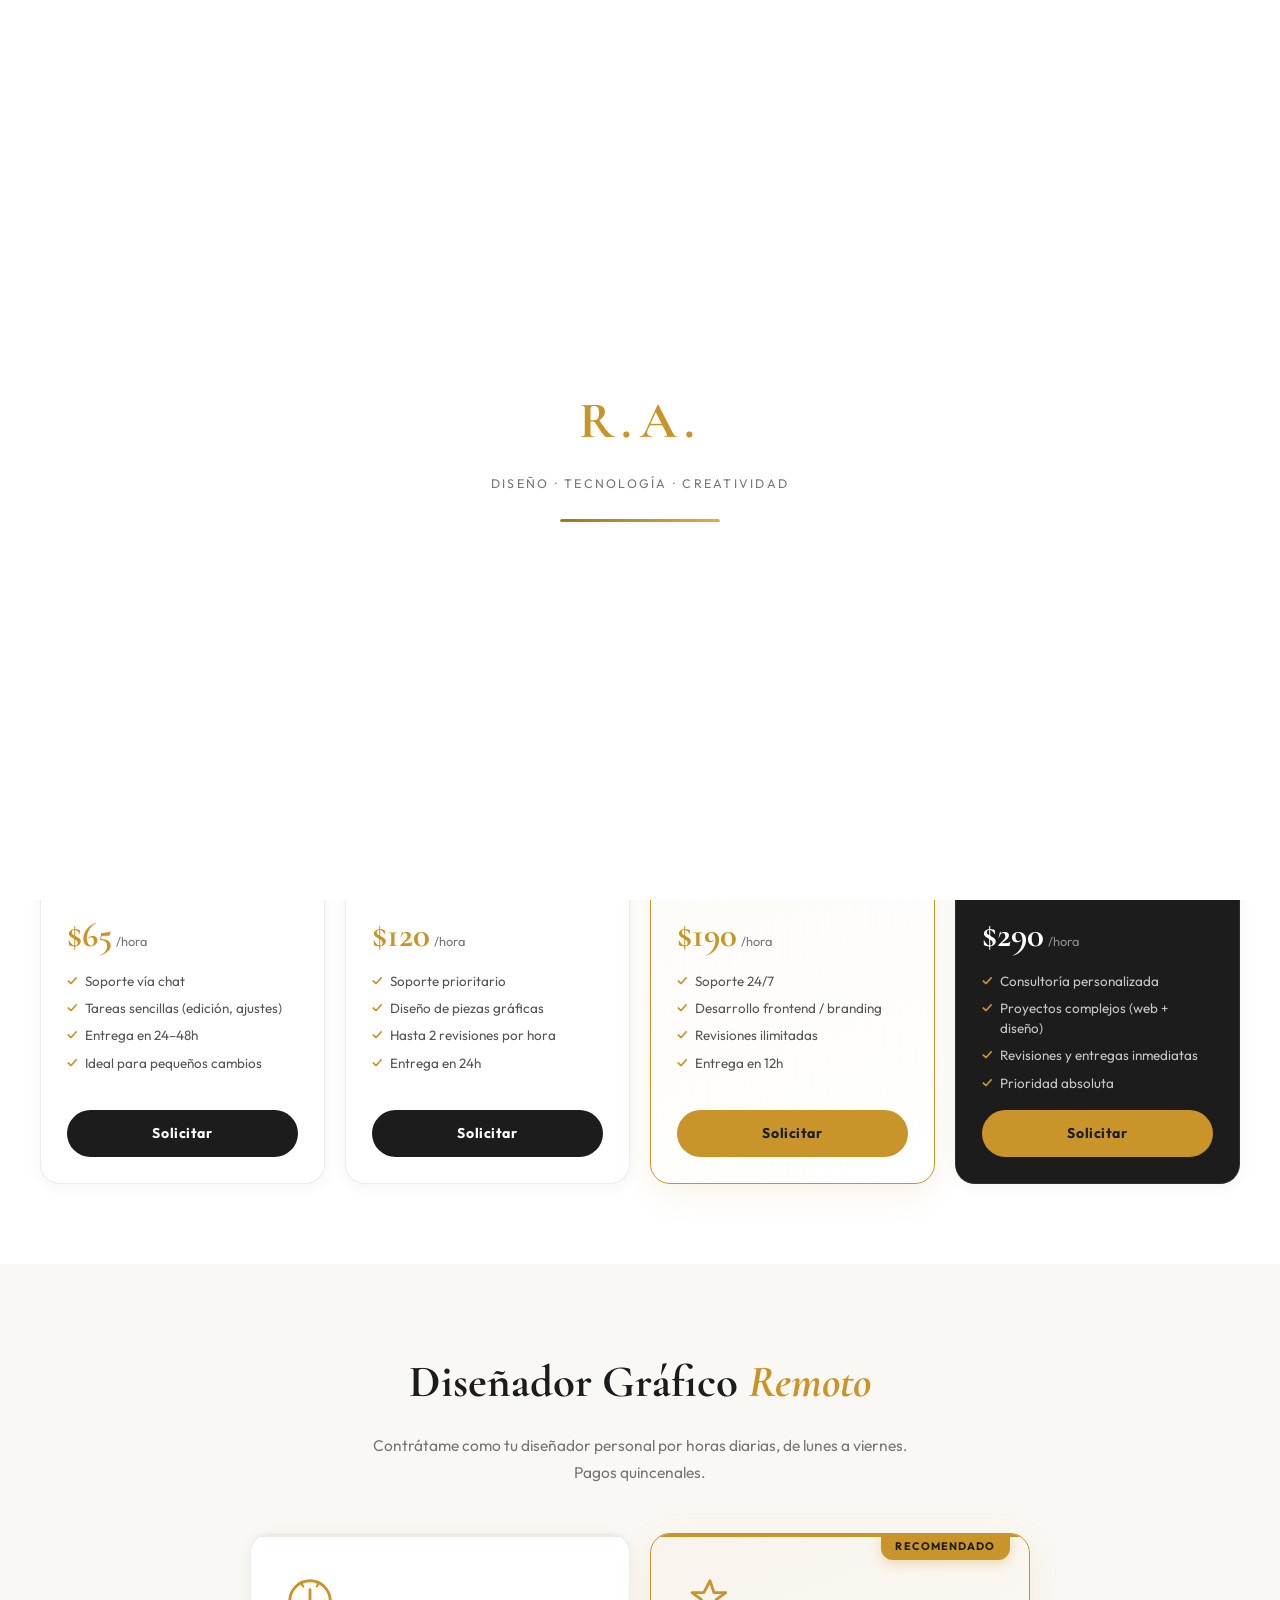
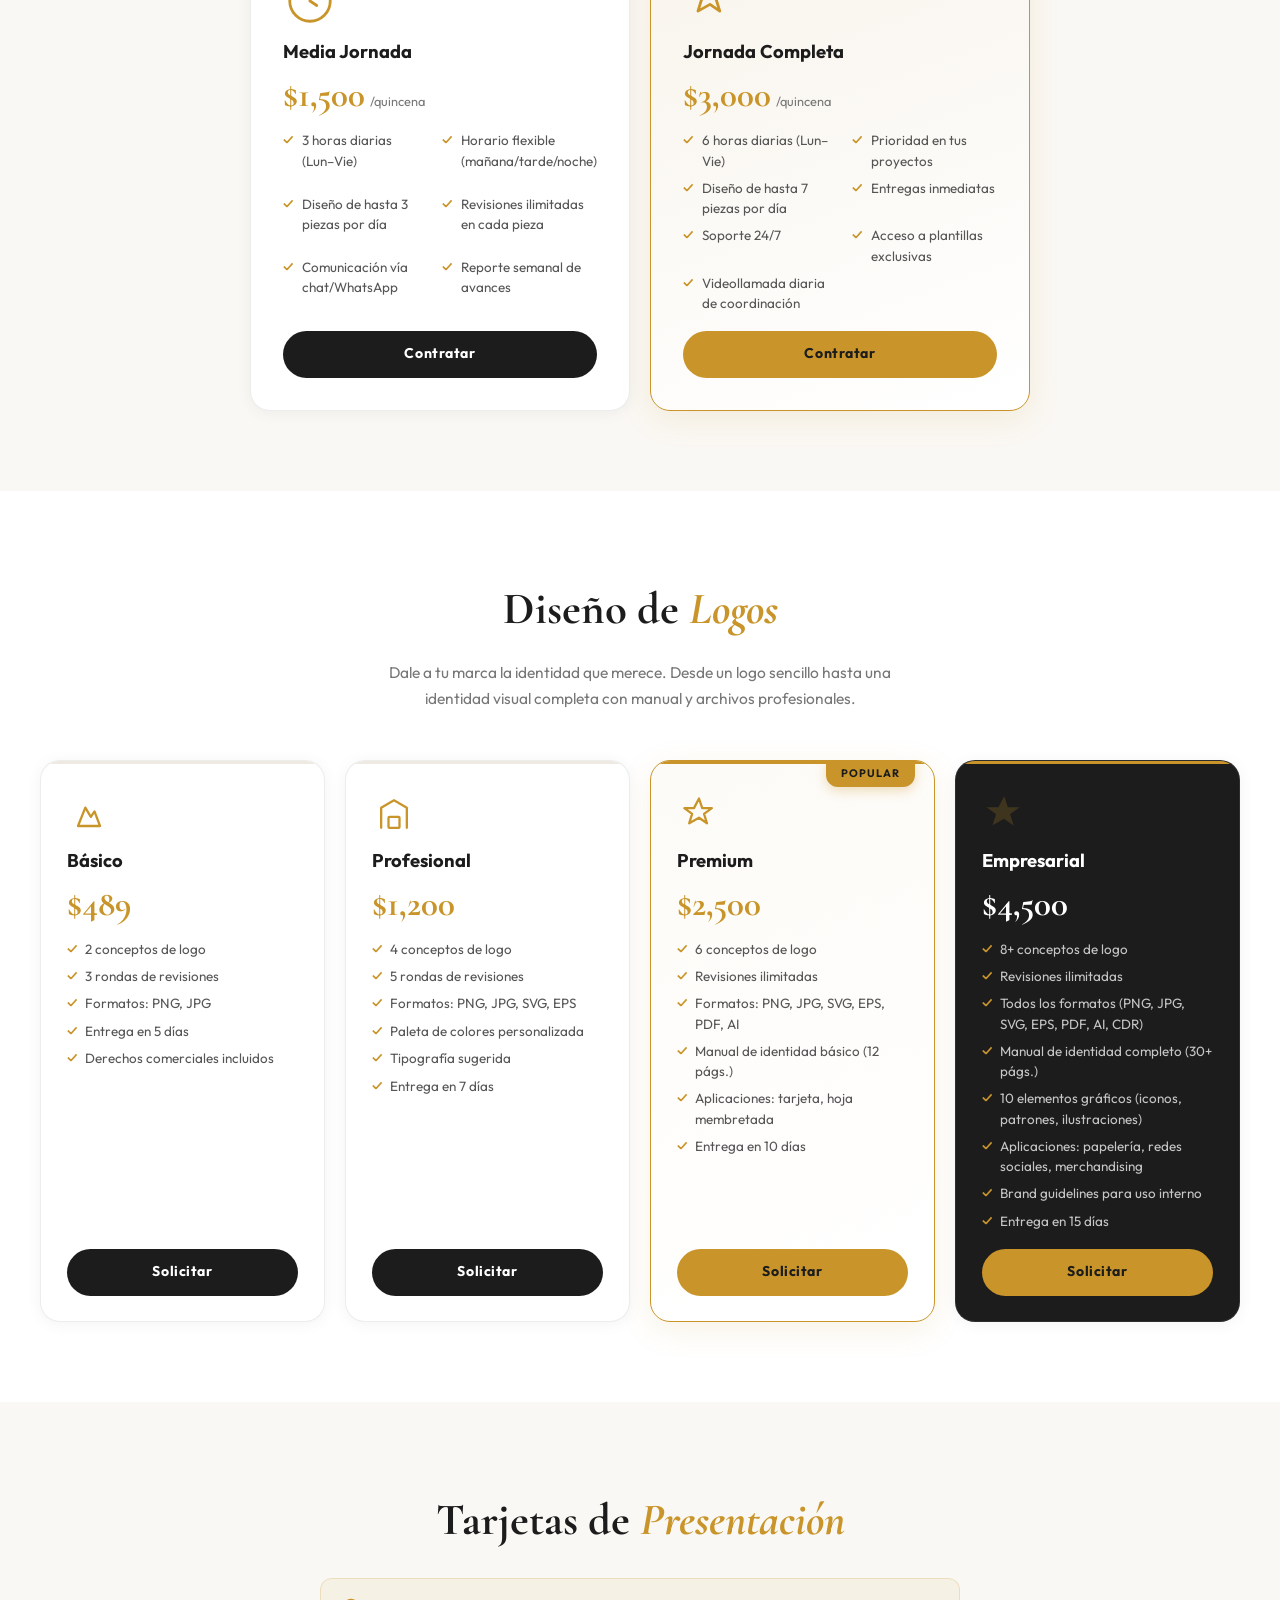
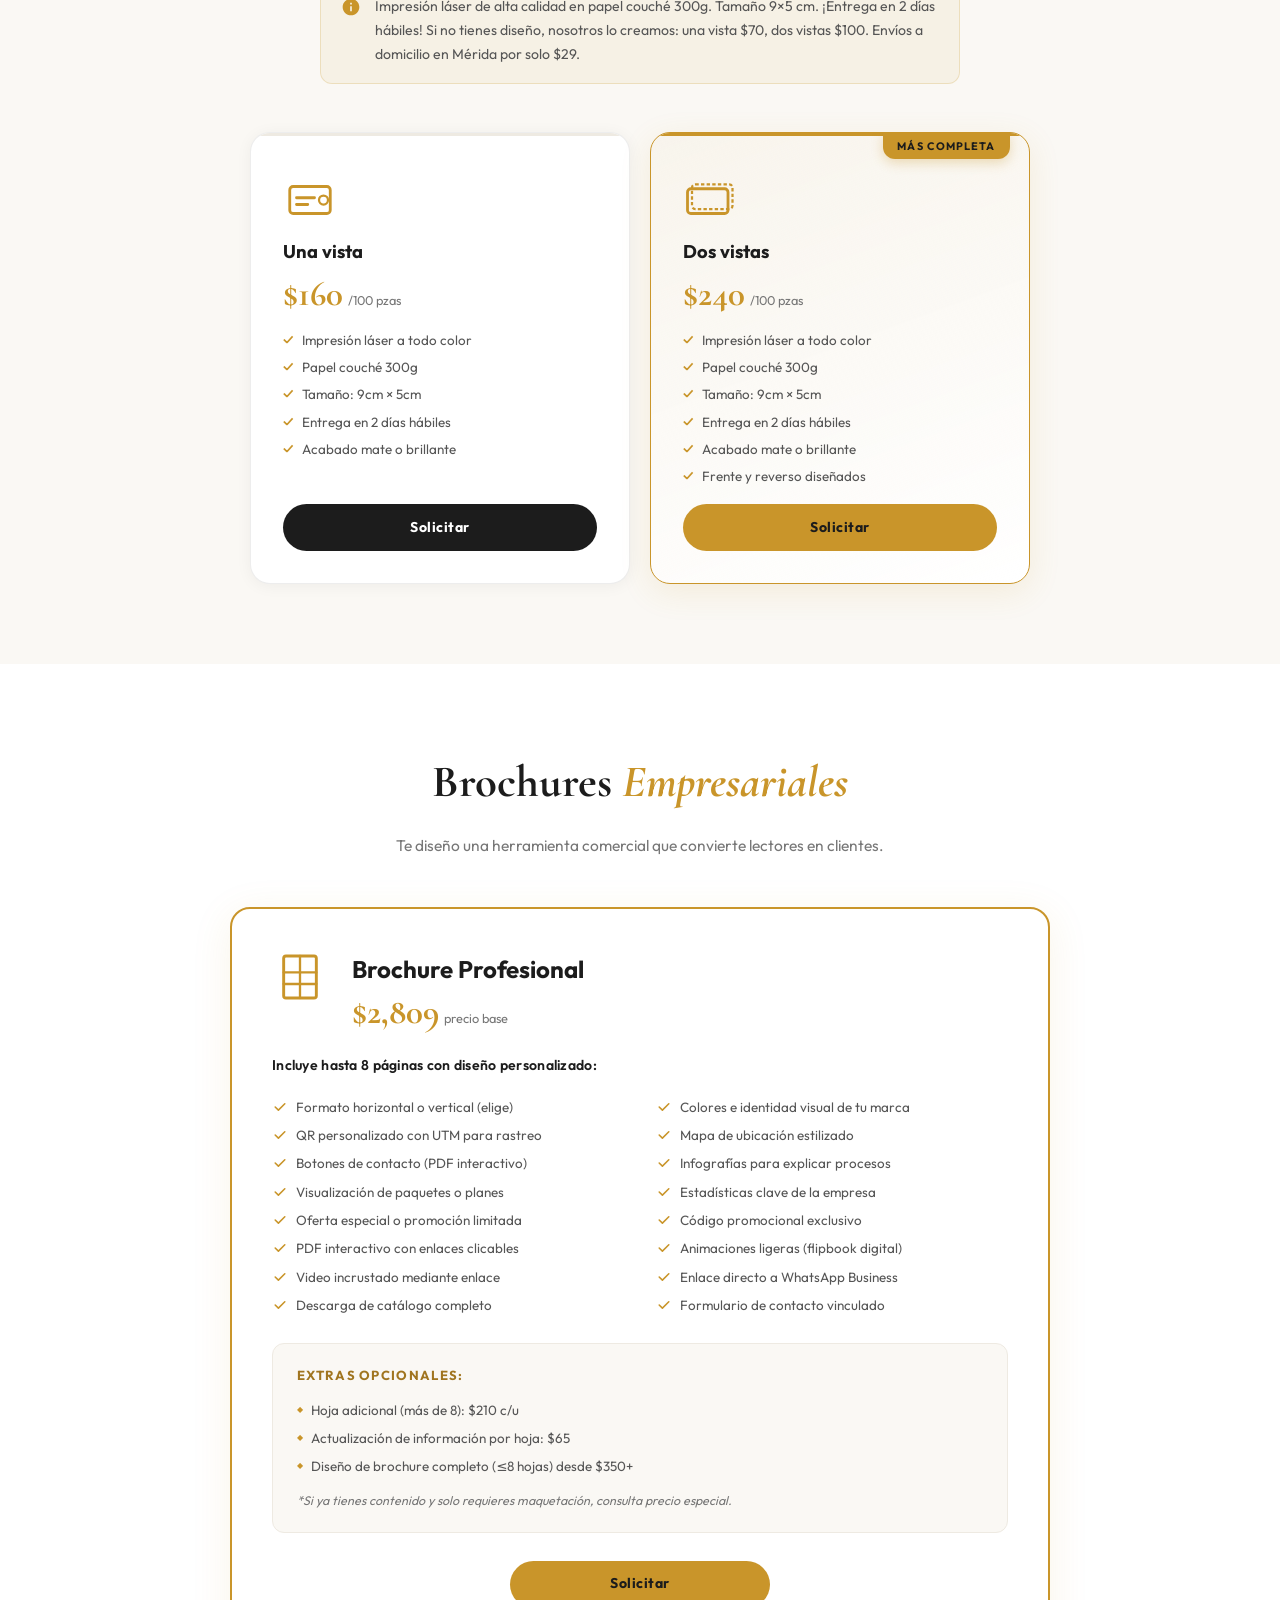
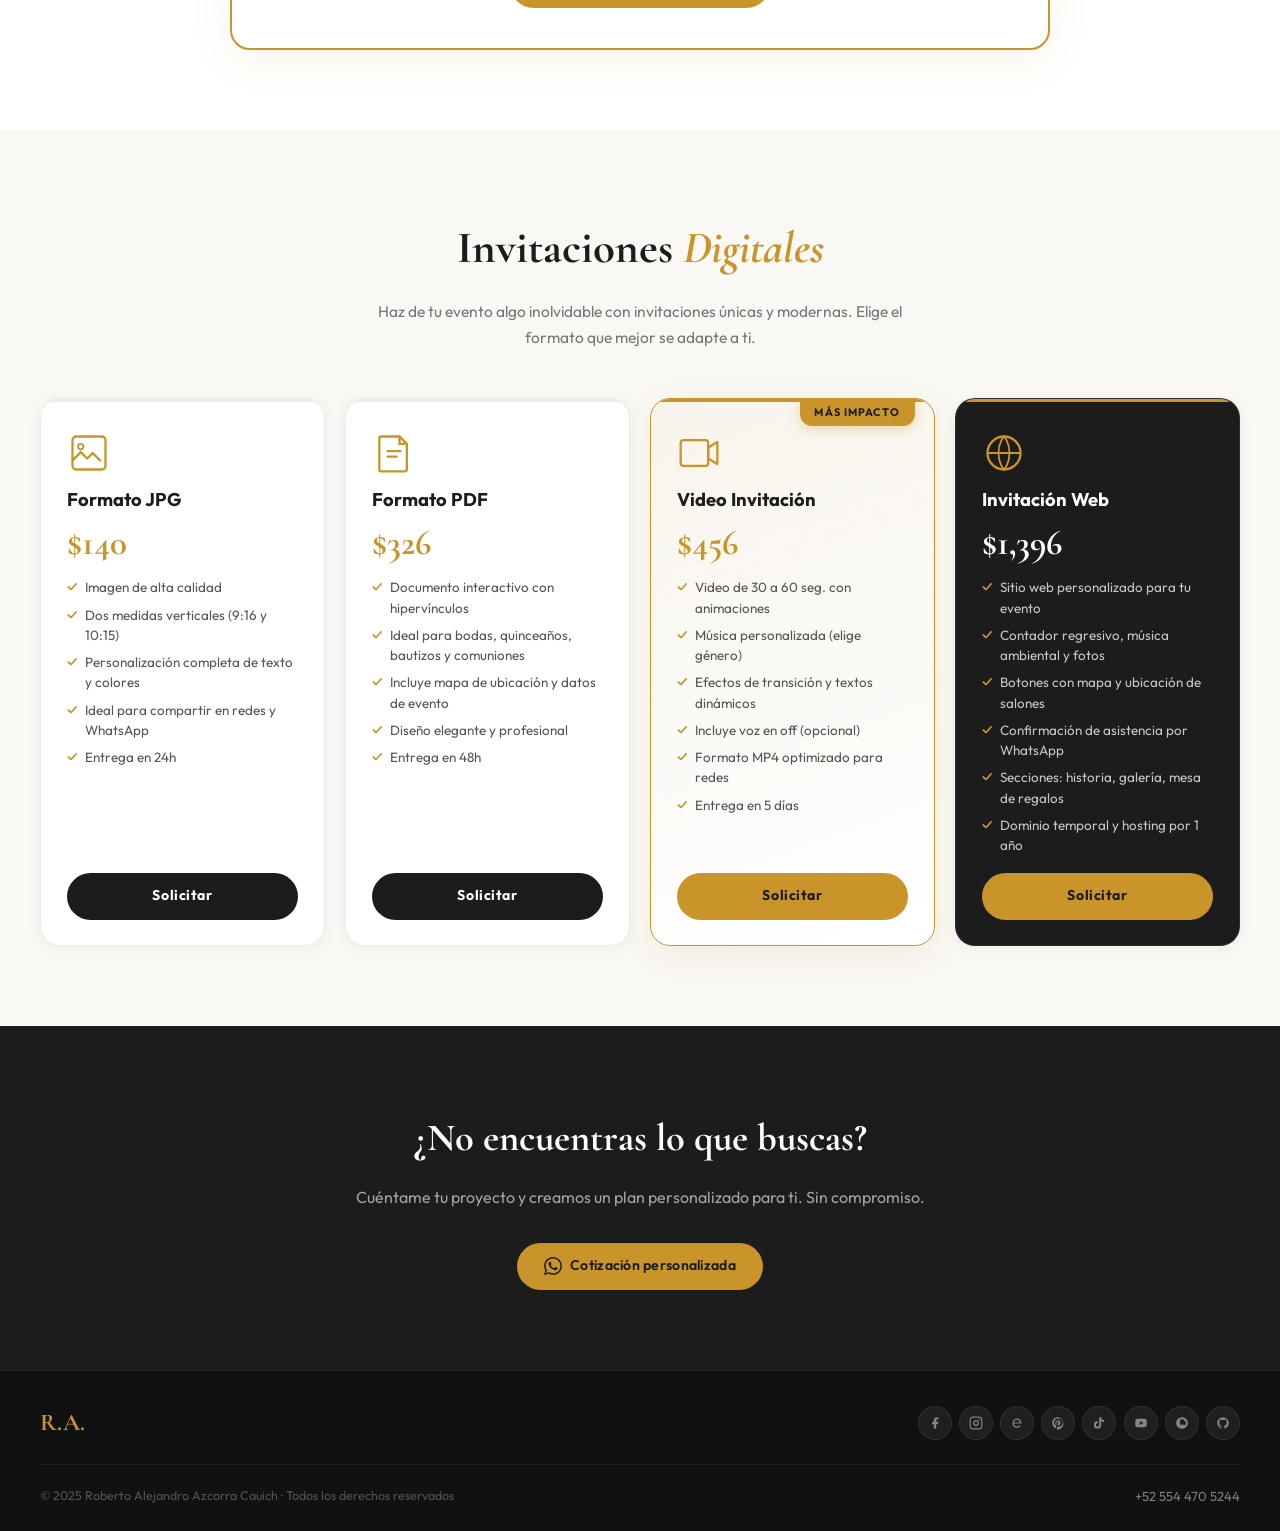
<file: servicios.html>
<!DOCTYPE html>
<html lang="es">
<head>
  <meta charset="UTF-8" />
  <meta name="viewport" content="width=device-width, initial-scale=1.0" />
  <title>Planes y Servicios — Roberto Azcorra</title>
  <link rel="preconnect" href="https://fonts.googleapis.com" />
  <link rel="preconnect" href="https://fonts.gstatic.com" crossorigin />
  <link href="https://fonts.googleapis.com/css2?family=Cormorant+Garamond:ital,wght@0,400;0,600;0,700;1,400&family=Outfit:wght@300;400;500;600;700&display=swap" rel="stylesheet" />
  <link rel="stylesheet" href="styles.css" />
  <link rel="stylesheet" href="servicios.css" />
  <link rel="icon" type="image/png" href="Assets/favicon.png">
  <!-- Para iPhone/iPad -->
<link rel="apple-touch-icon" sizes="180x180" href="Assets/favicon.png">
<!-- Para navegadores antiguos (fallback) -->
<link rel="shortcut icon" href="Assets/favicon.png" type="image/x-icon">
</head>
<body>

  <!-- PRELOADER (FONDO BLANCO) -->
  <div id="preloader">
    <div class="preloader-inner">
      <span class="preloader-logo">R.A.</span>
      <p class="preloader-tagline">Diseño · Tecnología · Creatividad</p>
      <div class="preloader-bar"><div class="preloader-progress"></div></div>
    </div>
  </div>

  <!-- ═══════════════ NAVBAR ═══════════════ -->
  <header id="navbar">
    <div class="nav-container">
      <a href="index.html" class="nav-logo">R.A.</a>
      <nav class="nav-menu" id="navMenu">
        <a href="index.html#inicio"       class="nav-link">Inicio</a>
        <a href="index.html#sobre-mi"     class="nav-link">Sobre mí</a>
        <a href="index.html#portafolio"   class="nav-link">Portafolio</a>
        <a href="index.html#trayectoria"  class="nav-link">Trayectoria</a>
        <a href="servicios.html"          class="nav-link active">Servicios</a>
        <a href="index.html#contacto"     class="nav-link">Contacto</a>
        <a href="Assets/CV_Alejandro.pdf" download class="nav-link nav-cv">
          <svg viewBox="0 0 20 20" fill="currentColor" width="13" height="13"><path d="M13 8V2H7v6H2l8 8 8-8h-5zM0 18h20v2H0v-2z"/></svg>
          Descargar CV
        </a>
    
        <div class="nav-socials-mobile">
          <a href="https://www.facebook.com/TeenInformaticsCode?locale=es_LA" target="_blank" aria-label="Facebook" class="nsm-icon"><svg viewBox="0 0 24 24" fill="currentColor"><path d="M18 2h-3a5 5 0 00-5 5v3H7v4h3v8h4v-8h3l1-4h-4V7a1 1 0 011-1h3z"/></svg></a>
          <a href="https://www.instagram.com/teen_informatics/" target="_blank" aria-label="Instagram" class="nsm-icon"><svg viewBox="0 0 24 24" fill="none" stroke="currentColor" stroke-width="2" stroke-linecap="round" stroke-linejoin="round"><rect x="2" y="2" width="20" height="20" rx="5"/><circle cx="12" cy="12" r="4"/><circle cx="17.5" cy="6.5" r="1.2" fill="currentColor" stroke="none"/></svg></a>
          <a href="https://www.threads.com/@alejandro.urahara" target="_blank" aria-label="Threads" class="nsm-icon"><svg viewBox="0 0 24 24" fill="currentColor"><path d="M19.59 12.03c-.12-5.22-3.43-7.84-7.67-7.84-4.41 0-7.67 2.96-7.67 8.06s3.19 7.75 7.67 7.75c2.94 0 5.25-1.06 6.47-2.93l-1.8-1.04c-.82 1.17-2.38 1.91-4.63 1.91-3.15 0-5.24-1.88-5.35-5.27h12.96c.01-.21.02-.43.02-.64zm-13-1.06c.21-2.97 1.98-4.72 5.29-4.72 2.88 0 4.83 1.47 5.18 4.72H6.59z"/></svg></a>
          <a href="https://github.com/portafolio-Az" target="_blank" aria-label="GitHub" class="nsm-icon"><svg viewBox="0 0 24 24" fill="currentColor"><path d="M12 2A10 10 0 002 12c0 4.42 2.87 8.17 6.84 9.5.5.08.66-.23.66-.5v-1.69c-2.77.6-3.36-1.34-3.36-1.34-.46-1.16-1.11-1.47-1.11-1.47-.91-.62.07-.6.07-.6 1 .07 1.53 1.03 1.53 1.03.87 1.52 2.34 1.07 2.91.83.09-.65.35-1.09.63-1.34-2.22-.25-4.55-1.11-4.55-4.92 0-1.11.38-2 1.03-2.71-.1-.25-.45-1.29.1-2.64 0 0 .84-.27 2.75 1.02.79-.22 1.65-.33 2.5-.33.85 0 1.71.11 2.5.33 1.91-1.29 2.75-1.02 2.75-1.02.55 1.35.2 2.39.1 2.64.65.71 1.03 1.6 1.03 2.71 0 3.82-2.34 4.66-4.57 4.91.36.31.69.92.69 1.85V21c0 .27.16.59.67.5C19.14 20.16 22 16.42 22 12A10 10 0 0012 2z"/></svg></a>
          <a href="https://www.youtube.com/@TeenInformatics-j7c" target="_blank" aria-label="YouTube" class="nsm-icon"><svg viewBox="0 0 24 24" fill="currentColor"><path d="M21.58 7.19a2.76 2.76 0 00-1.94-1.96C17.88 4.75 12 4.75 12 4.75s-5.88 0-7.64.48A2.76 2.76 0 002.42 7.19 28.9 28.9 0 002 12a28.9 28.9 0 00.42 4.81 2.76 2.76 0 001.94 1.96C6.12 19.25 12 19.25 12 19.25s5.88 0 7.64-.48a2.76 2.76 0 001.94-1.95A28.9 28.9 0 0022 12a28.9 28.9 0 00-.42-4.81zM10 15.5v-7l6 3.5-6 3.5z"/></svg></a>
        </div>
      </nav>
      <a href="tel:+529901182550" class="nav-phone">
        <svg viewBox="0 0 24 24" fill="currentColor" width="14" height="14"><path d="M6.6 10.8c1.4 2.8 3.8 5.1 6.6 6.6l2.2-2.2c.3-.3.7-.4 1-.2 1.1.4 2.3.6 3.6.6.6 0 1 .4 1 1V20c0 .6-.4 1-1 1-9.4 0-17-7.6-17-17 0-.6.4-1 1-1h3.5c.6 0 1 .4 1 1 0 1.3.2 2.5.6 3.6.1.3 0 .7-.2 1L6.6 10.8z"/></svg>
        +52 990 118 2550
      </a>
      <button class="hamburger" id="hamburger" aria-label="Menú">
        <span></span><span></span><span></span>
      </button>
    </div>
  </header>

  <!-- ═══════════════ HERO SERVICIOS ═══════════════ -->
  <section class="srv-hero">
    <div class="srv-hero-blob srv-hero-blob-1"></div>
    <div class="srv-hero-blob srv-hero-blob-2"></div>
    <div class="container srv-hero-content">
      <p class="srv-hero-eyebrow reveal-up">Precios transparentes · Sin sorpresas</p>
      <h1 class="srv-hero-title reveal-up">
        Planes y Servicios<br>
        <span class="accent">Profesionales</span>
      </h1>
      <p class="srv-hero-sub reveal-up">Elige el plan que mejor se adapte a tus necesidades. Todos incluyen asesoría personalizada y entrega en tiempo récord.</p>
      <div class="srv-hero-pills reveal-up">
        <a href="#freelancer"   class="pill">Freelancer</a>
        <a href="#remoto"       class="pill">Diseño Remoto</a>
        <a href="#logos"        class="pill">Logos</a>
        <a href="#tarjetas"     class="pill">Tarjetas</a>
        <a href="#brochures"    class="pill">Brochures</a>
        <a href="#invitaciones" class="pill">Invitaciones</a>
      </div>
    </div>
    
  </section>

  <!-- ═══════════════ 1. FREELANCER POR HORA ═══════════════ -->
  <section id="freelancer" class="srv-section">
    <div class="container">
      <div class="srv-section-header reveal-up">
        <h2 class="srv-section-title">Planes <span class="accent">Freelancer por Hora</span></h2>
        <p class="srv-section-sub">Pago por hora trabajada. Sin compromisos de largo plazo. Ideal para proyectos puntuales.</p>
      </div>
      <div class="plans-grid plans-4 reveal-up">

        <!-- Básico -->
        <div class="plan-card">
          <div class="plan-icon">
            <svg viewBox="0 0 48 48" fill="none"><circle cx="24" cy="24" r="18" stroke="currentColor" stroke-width="2.5"/><path d="M24 14v10l6 4" stroke="currentColor" stroke-width="2.5" stroke-linecap="round"/></svg>
          </div>
          <h3 class="plan-name">Básico</h3>
          <div class="plan-price"><span class="plan-amount">$65</span><span class="plan-unit">/hora</span></div>
          <ul class="plan-features">
            <li>Soporte vía chat</li>
            <li>Tareas sencillas (edición, ajustes)</li>
            <li>Entrega en 24–48h</li>
            <li>Ideal para pequeños cambios</li>
          </ul>
          <a href="https://wa.me/529901182550?text=Hola%20Roberto%2C%20me%20interesa%20el%20*Plan%20Freelancer%20B%C3%A1sico*%20(%2465%2Fhora).%20%C2%BFPodr%C3%ADas%20darme%20m%C3%A1s%20informaci%C3%B3n%3F" target="_blank" rel="noopener" class="plan-btn">Solicitar</a>
        </div>

        <!-- Estándar -->
        <div class="plan-card">
          <div class="plan-icon">
            <svg viewBox="0 0 48 48" fill="none"><rect x="6" y="10" width="36" height="26" rx="3" stroke="currentColor" stroke-width="2.5"/><path d="M14 20h20M14 26h14" stroke="currentColor" stroke-width="2.5" stroke-linecap="round"/></svg>
          </div>
          <h3 class="plan-name">Estándar</h3>
          <div class="plan-price"><span class="plan-amount">$120</span><span class="plan-unit">/hora</span></div>
          <ul class="plan-features">
            <li>Soporte prioritario</li>
            <li>Diseño de piezas gráficas</li>
            <li>Hasta 2 revisiones por hora</li>
            <li>Entrega en 24h</li>
          </ul>
          <a href="https://wa.me/529901182550?text=Hola%20Roberto%2C%20me%20interesa%20el%20*Plan%20Freelancer%20Est%C3%A1ndar*%20(%24120%2Fhora).%20%C2%BFPodr%C3%ADas%20darme%20m%C3%A1s%20informaci%C3%B3n%3F" target="_blank" rel="noopener" class="plan-btn">Solicitar</a>
        </div>

        <!-- Avanzado -->
        <div class="plan-card plan-featured">
          <div class="plan-badge">Popular</div>
          <div class="plan-icon">
            <svg viewBox="0 0 48 48" fill="none"><path d="M24 6l3.5 10.5H38l-8.5 6.2 3.2 10.3L24 27 13.3 33l3.2-10.3L8 16.5h10.5z" stroke="currentColor" stroke-width="2.5" stroke-linejoin="round"/></svg>
          </div>
          <h3 class="plan-name">Avanzado</h3>
          <div class="plan-price"><span class="plan-amount">$190</span><span class="plan-unit">/hora</span></div>
          <ul class="plan-features">
            <li>Soporte 24/7</li>
            <li>Desarrollo frontend / branding</li>
            <li>Revisiones ilimitadas</li>
            <li>Entrega en 12h</li>
          </ul>
          <a href="https://wa.me/529901182550?text=Hola%20Roberto%2C%20me%20interesa%20el%20*Plan%20Freelancer%20Avanzado*%20(%24190%2Fhora).%20%C2%BFPodr%C3%ADas%20darme%20m%C3%A1s%20informaci%C3%B3n%3F" target="_blank" rel="noopener" class="plan-btn plan-btn-primary">Solicitar</a>
        </div>

        <!-- Pro -->
        <div class="plan-card plan-dark">
          <div class="plan-icon">
            <svg viewBox="0 0 48 48" fill="none"><path d="M24 6l3.5 10.5H38l-8.5 6.2 3.2 10.3L24 27 13.3 33l3.2-10.3L8 16.5h10.5z" fill="currentColor" opacity=".25" stroke="currentColor" stroke-width="2"/></svg>
          </div>
          <h3 class="plan-name">Pro</h3>
          <div class="plan-price"><span class="plan-amount">$290</span><span class="plan-unit">/hora</span></div>
          <ul class="plan-features">
            <li>Consultoría personalizada</li>
            <li>Proyectos complejos (web + diseño)</li>
            <li>Revisiones y entregas inmediatas</li>
            <li>Prioridad absoluta</li>
          </ul>
          <a href="https://wa.me/529901182550?text=Hola%20Roberto%2C%20me%20interesa%20el%20*Plan%20Freelancer%20Pro*%20(%24290%2Fhora).%20%C2%BFPodr%C3%ADas%20darme%20m%C3%A1s%20informaci%C3%B3n%3F" target="_blank" rel="noopener" class="plan-btn plan-btn-mustard">Solicitar</a>
        </div>

      </div>
    </div>
  </section>

  <!-- ═══════════════ 2. DISEÑADOR GRÁFICO REMOTO ═══════════════ -->
  <section id="remoto" class="srv-section srv-section-alt">
    <div class="container">
      <div class="srv-section-header reveal-up">
        <h2 class="srv-section-title">Diseñador Gráfico <span class="accent">Remoto</span></h2>
        <p class="srv-section-sub">Contrátame como tu diseñador personal por horas diarias, de lunes a viernes. Pagos quincenales.</p>
      </div>
      <div class="plans-grid plans-2-center reveal-up">

        <!-- Media Jornada -->
        <div class="plan-card plan-lg">
          <div class="plan-icon plan-icon-lg">
            <svg viewBox="0 0 48 48" fill="none"><circle cx="24" cy="24" r="18" stroke="currentColor" stroke-width="2.5"/><path d="M24 14v10l6 4" stroke="currentColor" stroke-width="2.5" stroke-linecap="round"/><path d="M16 8l2 3M32 8l-2 3" stroke="currentColor" stroke-width="2" stroke-linecap="round"/></svg>
          </div>
          <h3 class="plan-name">Media Jornada</h3>
          <div class="plan-price"><span class="plan-amount">$1,500</span><span class="plan-unit">/quincena</span></div>
          <ul class="plan-features plan-features-cols">
            <li>3 horas diarias (Lun–Vie)</li>
            <li>Horario flexible (mañana/tarde/noche)</li>
            <li>Diseño de hasta 3 piezas por día</li>
            <li>Revisiones ilimitadas en cada pieza</li>
            <li>Comunicación vía chat/WhatsApp</li>
            <li>Reporte semanal de avances</li>
          </ul>
          <a href="https://wa.me/529901182550?text=Hola%20Roberto%2C%20me%20interesa%20el%20*Plan%20Media%20Jornada%20Remoto*%20(%241%2C500%2Fquincena).%20%C2%BFPodr%C3%ADas%20darme%20m%C3%A1s%20informaci%C3%B3n%3F" target="_blank" rel="noopener" class="plan-btn">Contratar</a>
        </div>

        <!-- Jornada Completa -->
        <div class="plan-card plan-lg plan-featured">
          <div class="plan-badge">Recomendado</div>
          <div class="plan-icon plan-icon-lg">
            <svg viewBox="0 0 48 48" fill="none"><path d="M24 6l3.5 10.5H38l-8.5 6.2 3.2 10.3L24 27 13.3 33l3.2-10.3L8 16.5h10.5z" stroke="currentColor" stroke-width="2.5" stroke-linejoin="round"/></svg>
          </div>
          <h3 class="plan-name">Jornada Completa</h3>
          <div class="plan-price"><span class="plan-amount">$3,000</span><span class="plan-unit">/quincena</span></div>
          <ul class="plan-features plan-features-cols">
            <li>6 horas diarias (Lun–Vie)</li>
            <li>Prioridad en tus proyectos</li>
            <li>Diseño de hasta 7 piezas por día</li>
            <li>Entregas inmediatas</li>
            <li>Soporte 24/7</li>
            <li>Acceso a plantillas exclusivas</li>
            <li>Videollamada diaria de coordinación</li>
          </ul>
          <a href="https://wa.me/529901182550?text=Hola%20Roberto%2C%20me%20interesa%20el%20*Plan%20Jornada%20Completa%20Remoto*%20(%243%2C000%2Fquincena).%20%C2%BFPodr%C3%ADas%20darme%20m%C3%A1s%20informaci%C3%B3n%3F" target="_blank" rel="noopener" class="plan-btn plan-btn-primary">Contratar</a>
        </div>

      </div>
    </div>
  </section>

  <!-- ═══════════════ 3. DISEÑO DE LOGOS ═══════════════ -->
  <section id="logos" class="srv-section">
    <div class="container">
      <div class="srv-section-header reveal-up">
        <h2 class="srv-section-title">Diseño de <span class="accent">Logos</span></h2>
        <p class="srv-section-sub">Dale a tu marca la identidad que merece. Desde un logo sencillo hasta una identidad visual completa con manual y archivos profesionales.</p>
      </div>
      <div class="plans-grid plans-4 reveal-up">

        <!-- Básico -->
        <div class="plan-card">
          <div class="plan-icon">
            <svg viewBox="0 0 48 48" fill="none"><path d="M12 36l8-20 6 10 4-6 6 16H12z" stroke="currentColor" stroke-width="2.5" stroke-linejoin="round"/></svg>
          </div>
          <h3 class="plan-name">Básico</h3>
          <div class="plan-price"><span class="plan-amount">$489</span></div>
          <ul class="plan-features">
            <li>2 conceptos de logo</li>
            <li>3 rondas de revisiones</li>
            <li>Formatos: PNG, JPG</li>
            <li>Entrega en 5 días</li>
            <li>Derechos comerciales incluidos</li>
          </ul>
          <a href="https://wa.me/529901182550?text=Hola%20Roberto%2C%20me%20interesa%20el%20*Dise%C3%B1o%20de%20Logo%20B%C3%A1sico*%20(%24489).%20%C2%BFPodr%C3%ADas%20darme%20m%C3%A1s%20informaci%C3%B3n%3F" target="_blank" rel="noopener" class="plan-btn">Solicitar</a>
        </div>

        <!-- Profesional -->
        <div class="plan-card">
          <div class="plan-icon">
            <svg viewBox="0 0 48 48" fill="none"><path d="M10 38V16l14-8 14 8v22" stroke="currentColor" stroke-width="2.5" stroke-linecap="round" stroke-linejoin="round"/><rect x="18" y="26" width="12" height="12" rx="1" stroke="currentColor" stroke-width="2.5"/></svg>
          </div>
          <h3 class="plan-name">Profesional</h3>
          <div class="plan-price"><span class="plan-amount">$1,200</span></div>
          <ul class="plan-features">
            <li>4 conceptos de logo</li>
            <li>5 rondas de revisiones</li>
            <li>Formatos: PNG, JPG, SVG, EPS</li>
            <li>Paleta de colores personalizada</li>
            <li>Tipografía sugerida</li>
            <li>Entrega en 7 días</li>
          </ul>
          <a href="https://wa.me/529901182550?text=Hola%20Roberto%2C%20me%20interesa%20el%20*Dise%C3%B1o%20de%20Logo%20Profesional*%20(%241%2C200).%20%C2%BFPodr%C3%ADas%20darme%20m%C3%A1s%20informaci%C3%B3n%3F" target="_blank" rel="noopener" class="plan-btn">Solicitar</a>
        </div>

        <!-- Premium -->
        <div class="plan-card plan-featured">
          <div class="plan-badge">Popular</div>
          <div class="plan-icon">
            <svg viewBox="0 0 48 48" fill="none"><path d="M24 6l3.5 10.5H38l-8.5 6.2 3.2 10.3L24 27 13.3 33l3.2-10.3L8 16.5h10.5z" stroke="currentColor" stroke-width="2.5" stroke-linejoin="round"/></svg>
          </div>
          <h3 class="plan-name">Premium</h3>
          <div class="plan-price"><span class="plan-amount">$2,500</span></div>
          <ul class="plan-features">
            <li>6 conceptos de logo</li>
            <li>Revisiones ilimitadas</li>
            <li>Formatos: PNG, JPG, SVG, EPS, PDF, AI</li>
            <li>Manual de identidad básico (12 págs.)</li>
            <li>Aplicaciones: tarjeta, hoja membretada</li>
            <li>Entrega en 10 días</li>
          </ul>
          <a href="https://wa.me/529901182550?text=Hola%20Roberto%2C%20me%20interesa%20el%20*Dise%C3%B1o%20de%20Logo%20Premium*%20(%242%2C500).%20%C2%BFPodr%C3%ADas%20darme%20m%C3%A1s%20informaci%C3%B3n%3F" target="_blank" rel="noopener" class="plan-btn plan-btn-primary">Solicitar</a>
        </div>

        <!-- Empresarial -->
        <div class="plan-card plan-dark">
          <div class="plan-icon">
            <svg viewBox="0 0 48 48" fill="none"><path d="M24 6l3.5 10.5H38l-8.5 6.2 3.2 10.3L24 27 13.3 33l3.2-10.3L8 16.5h10.5z" fill="currentColor" opacity=".2" stroke="currentColor" stroke-width="2"/></svg>
          </div>
          <h3 class="plan-name">Empresarial</h3>
          <div class="plan-price"><span class="plan-amount">$4,500</span></div>
          <ul class="plan-features">
            <li>8+ conceptos de logo</li>
            <li>Revisiones ilimitadas</li>
            <li>Todos los formatos (PNG, JPG, SVG, EPS, PDF, AI, CDR)</li>
            <li>Manual de identidad completo (30+ págs.)</li>
            <li>10 elementos gráficos (iconos, patrones, ilustraciones)</li>
            <li>Aplicaciones: papelería, redes sociales, merchandising</li>
            <li>Brand guidelines para uso interno</li>
            <li>Entrega en 15 días</li>
          </ul>
          <a href="https://wa.me/529901182550?text=Hola%20Roberto%2C%20me%20interesa%20el%20*Dise%C3%B1o%20de%20Logo%20Empresarial*%20(%244%2C500).%20%C2%BFPodr%C3%ADas%20darme%20m%C3%A1s%20informaci%C3%B3n%3F" target="_blank" rel="noopener" class="plan-btn plan-btn-mustard">Solicitar</a>
        </div>

      </div>
    </div>
  </section>

  <!-- ═══════════════ 4. TARJETAS DE PRESENTACIÓN ═══════════════ -->
  <section id="tarjetas" class="srv-section srv-section-alt">
    <div class="container">
      <div class="srv-section-header reveal-up">
        <h2 class="srv-section-title">Tarjetas de <span class="accent">Presentación</span></h2>
        <div class="srv-info-banner reveal-up">
          <svg viewBox="0 0 24 24" fill="currentColor" width="20" height="20"><path d="M12 2C6.48 2 2 6.48 2 12s4.48 10 10 10 10-4.48 10-10S17.52 2 12 2zm1 15h-2v-6h2v6zm0-8h-2V7h2v2z"/></svg>
          <p>Impresión láser de alta calidad en papel couché 300g. Tamaño 9×5 cm. ¡Entrega en 2 días hábiles! Si no tienes diseño, nosotros lo creamos: una vista $70, dos vistas $100. Envíos a domicilio en Mérida por solo $29.</p>
        </div>
      </div>
      <div class="plans-grid plans-2-center reveal-up">

        <!-- Una vista -->
        <div class="plan-card plan-lg">
          <div class="plan-icon plan-icon-lg">
            <svg viewBox="0 0 48 48" fill="none"><rect x="6" y="12" width="36" height="24" rx="3" stroke="currentColor" stroke-width="2.5"/><path d="M12 22h16M12 28h10" stroke="currentColor" stroke-width="2.5" stroke-linecap="round"/><circle cx="36" cy="24" r="4" stroke="currentColor" stroke-width="2"/></svg>
          </div>
          <h3 class="plan-name">Una vista</h3>
          <div class="plan-price"><span class="plan-amount">$160</span><span class="plan-unit">/100 pzas</span></div>
          <ul class="plan-features">
            <li>Impresión láser a todo color</li>
            <li>Papel couché 300g</li>
            <li>Tamaño: 9cm × 5cm</li>
            <li>Entrega en 2 días hábiles</li>
            <li>Acabado mate o brillante</li>
          </ul>
          <a href="https://wa.me/529901182550?text=Hola%20Roberto%2C%20me%20interesan%20las%20*Tarjetas%20de%20Presentaci%C3%B3n%20Una%20Vista*%20(%24160%2F100%20pzas).%20%C2%BFPodr%C3%ADas%20darme%20m%C3%A1s%20informaci%C3%B3n%3F" target="_blank" rel="noopener" class="plan-btn">Solicitar</a>
        </div>

        <!-- Dos vistas -->
        <div class="plan-card plan-lg plan-featured">
          <div class="plan-badge">Más completa</div>
          <div class="plan-icon plan-icon-lg">
            <svg viewBox="0 0 48 48" fill="none"><rect x="4" y="14" width="36" height="22" rx="3" stroke="currentColor" stroke-width="2.5"/><rect x="8" y="10" width="36" height="22" rx="3" stroke="currentColor" stroke-width="2" stroke-dasharray="3 2"/></svg>
          </div>
          <h3 class="plan-name">Dos vistas</h3>
          <div class="plan-price"><span class="plan-amount">$240</span><span class="plan-unit">/100 pzas</span></div>
          <ul class="plan-features">
            <li>Impresión láser a todo color</li>
            <li>Papel couché 300g</li>
            <li>Tamaño: 9cm × 5cm</li>
            <li>Entrega en 2 días hábiles</li>
            <li>Acabado mate o brillante</li>
            <li>Frente y reverso diseñados</li>
          </ul>
          <a href="https://wa.me/529901182550?text=Hola%20Roberto%2C%20me%20interesan%20las%20*Tarjetas%20de%20Presentaci%C3%B3n%20Dos%20Vistas*%20(%24240%2F100%20pzas).%20%C2%BFPodr%C3%ADas%20darme%20m%C3%A1s%20informaci%C3%B3n%3F" target="_blank" rel="noopener" class="plan-btn plan-btn-primary">Solicitar</a>
        </div>

      </div>
    </div>
  </section>

  <!-- ═══════════════ 5. BROCHURES EMPRESARIALES ═══════════════ -->
  <section id="brochures" class="srv-section">
    <div class="container">
      <div class="srv-section-header reveal-up">
        <h2 class="srv-section-title">Brochures <span class="accent">Empresariales</span></h2>
        <p class="srv-section-sub">Te diseño una herramienta comercial que convierte lectores en clientes.</p>
      </div>

      <div class="brochure-card reveal-up">
        <div class="brochure-card-header">
          <div class="brochure-icon">
            <svg viewBox="0 0 48 48" fill="none"><path d="M12 6h24a2 2 0 012 2v32a2 2 0 01-2 2H12a2 2 0 01-2-2V8a2 2 0 012-2z" stroke="currentColor" stroke-width="2.5"/><path d="M24 6v36M10 20h28M10 30h28" stroke="currentColor" stroke-width="2" stroke-linecap="round"/></svg>
          </div>
          <div>
            <h3>Brochure Profesional</h3>
            <div class="plan-price"><span class="plan-amount">$2,849</span><span class="plan-unit">precio base</span></div>
          </div>
        </div>
        <p class="brochure-subtitle">Incluye hasta 8 páginas con diseño personalizado:</p>
        <div class="brochure-features-grid">
          <div class="bf-item"><svg viewBox="0 0 20 20" fill="currentColor" width="16" height="16"><path fill-rule="evenodd" d="M16.707 5.293a1 1 0 010 1.414l-8 8a1 1 0 01-1.414 0l-4-4a1 1 0 011.414-1.414L8 12.586l7.293-7.293a1 1 0 011.414 0z" clip-rule="evenodd"/></svg><span>Formato horizontal o vertical (elige)</span></div>
          <div class="bf-item"><svg viewBox="0 0 20 20" fill="currentColor" width="16" height="16"><path fill-rule="evenodd" d="M16.707 5.293a1 1 0 010 1.414l-8 8a1 1 0 01-1.414 0l-4-4a1 1 0 011.414-1.414L8 12.586l7.293-7.293a1 1 0 011.414 0z" clip-rule="evenodd"/></svg><span>Colores e identidad visual de tu marca</span></div>
          <div class="bf-item"><svg viewBox="0 0 20 20" fill="currentColor" width="16" height="16"><path fill-rule="evenodd" d="M16.707 5.293a1 1 0 010 1.414l-8 8a1 1 0 01-1.414 0l-4-4a1 1 0 011.414-1.414L8 12.586l7.293-7.293a1 1 0 011.414 0z" clip-rule="evenodd"/></svg><span>QR personalizado con UTM para rastreo</span></div>
          <div class="bf-item"><svg viewBox="0 0 20 20" fill="currentColor" width="16" height="16"><path fill-rule="evenodd" d="M16.707 5.293a1 1 0 010 1.414l-8 8a1 1 0 01-1.414 0l-4-4a1 1 0 011.414-1.414L8 12.586l7.293-7.293a1 1 0 011.414 0z" clip-rule="evenodd"/></svg><span>Mapa de ubicación estilizado</span></div>
          <div class="bf-item"><svg viewBox="0 0 20 20" fill="currentColor" width="16" height="16"><path fill-rule="evenodd" d="M16.707 5.293a1 1 0 010 1.414l-8 8a1 1 0 01-1.414 0l-4-4a1 1 0 011.414-1.414L8 12.586l7.293-7.293a1 1 0 011.414 0z" clip-rule="evenodd"/></svg><span>Botones de contacto (PDF interactivo)</span></div>
          <div class="bf-item"><svg viewBox="0 0 20 20" fill="currentColor" width="16" height="16"><path fill-rule="evenodd" d="M16.707 5.293a1 1 0 010 1.414l-8 8a1 1 0 01-1.414 0l-4-4a1 1 0 011.414-1.414L8 12.586l7.293-7.293a1 1 0 011.414 0z" clip-rule="evenodd"/></svg><span>Infografías para explicar procesos</span></div>
          <div class="bf-item"><svg viewBox="0 0 20 20" fill="currentColor" width="16" height="16"><path fill-rule="evenodd" d="M16.707 5.293a1 1 0 010 1.414l-8 8a1 1 0 01-1.414 0l-4-4a1 1 0 011.414-1.414L8 12.586l7.293-7.293a1 1 0 011.414 0z" clip-rule="evenodd"/></svg><span>Visualización de paquetes o planes</span></div>
          <div class="bf-item"><svg viewBox="0 0 20 20" fill="currentColor" width="16" height="16"><path fill-rule="evenodd" d="M16.707 5.293a1 1 0 010 1.414l-8 8a1 1 0 01-1.414 0l-4-4a1 1 0 011.414-1.414L8 12.586l7.293-7.293a1 1 0 011.414 0z" clip-rule="evenodd"/></svg><span>Estadísticas clave de la empresa</span></div>
          <div class="bf-item"><svg viewBox="0 0 20 20" fill="currentColor" width="16" height="16"><path fill-rule="evenodd" d="M16.707 5.293a1 1 0 010 1.414l-8 8a1 1 0 01-1.414 0l-4-4a1 1 0 011.414-1.414L8 12.586l7.293-7.293a1 1 0 011.414 0z" clip-rule="evenodd"/></svg><span>Oferta especial o promoción limitada</span></div>
          <div class="bf-item"><svg viewBox="0 0 20 20" fill="currentColor" width="16" height="16"><path fill-rule="evenodd" d="M16.707 5.293a1 1 0 010 1.414l-8 8a1 1 0 01-1.414 0l-4-4a1 1 0 011.414-1.414L8 12.586l7.293-7.293a1 1 0 011.414 0z" clip-rule="evenodd"/></svg><span>Código promocional exclusivo</span></div>
          <div class="bf-item"><svg viewBox="0 0 20 20" fill="currentColor" width="16" height="16"><path fill-rule="evenodd" d="M16.707 5.293a1 1 0 010 1.414l-8 8a1 1 0 01-1.414 0l-4-4a1 1 0 011.414-1.414L8 12.586l7.293-7.293a1 1 0 011.414 0z" clip-rule="evenodd"/></svg><span>PDF interactivo con enlaces clicables</span></div>
          <div class="bf-item"><svg viewBox="0 0 20 20" fill="currentColor" width="16" height="16"><path fill-rule="evenodd" d="M16.707 5.293a1 1 0 010 1.414l-8 8a1 1 0 01-1.414 0l-4-4a1 1 0 011.414-1.414L8 12.586l7.293-7.293a1 1 0 011.414 0z" clip-rule="evenodd"/></svg><span>Animaciones ligeras (flipbook digital)</span></div>
          <div class="bf-item"><svg viewBox="0 0 20 20" fill="currentColor" width="16" height="16"><path fill-rule="evenodd" d="M16.707 5.293a1 1 0 010 1.414l-8 8a1 1 0 01-1.414 0l-4-4a1 1 0 011.414-1.414L8 12.586l7.293-7.293a1 1 0 011.414 0z" clip-rule="evenodd"/></svg><span>Video incrustado mediante enlace</span></div>
          <div class="bf-item"><svg viewBox="0 0 20 20" fill="currentColor" width="16" height="16"><path fill-rule="evenodd" d="M16.707 5.293a1 1 0 010 1.414l-8 8a1 1 0 01-1.414 0l-4-4a1 1 0 011.414-1.414L8 12.586l7.293-7.293a1 1 0 011.414 0z" clip-rule="evenodd"/></svg><span>Enlace directo a WhatsApp Business</span></div>
          <div class="bf-item"><svg viewBox="0 0 20 20" fill="currentColor" width="16" height="16"><path fill-rule="evenodd" d="M16.707 5.293a1 1 0 010 1.414l-8 8a1 1 0 01-1.414 0l-4-4a1 1 0 011.414-1.414L8 12.586l7.293-7.293a1 1 0 011.414 0z" clip-rule="evenodd"/></svg><span>Descarga de catálogo completo</span></div>
          <div class="bf-item"><svg viewBox="0 0 20 20" fill="currentColor" width="16" height="16"><path fill-rule="evenodd" d="M16.707 5.293a1 1 0 010 1.414l-8 8a1 1 0 01-1.414 0l-4-4a1 1 0 011.414-1.414L8 12.586l7.293-7.293a1 1 0 011.414 0z" clip-rule="evenodd"/></svg><span>Formulario de contacto vinculado</span></div>
        </div>
        <div class="brochure-extras">
          <p class="extras-title">Extras opcionales:</p>
          <ul>
            <li>Hoja adicional (más de 8): $210 c/u</li>
            <li>Actualización de información por hoja: $65</li>
            <li>Diseño de brochure completo (≤8 hojas) desde $350+</li>
          </ul>
          <p class="extras-note">*Si ya tienes contenido y solo requieres maquetación, consulta precio especial.</p>
        </div>
        <a href="https://wa.me/529901182550?text=Hola%20Roberto%2C%20me%20interesa%20el%20*Brochure%20Empresarial%20Profesional*%20(%242%2C849).%20%C2%BFPodr%C3%ADas%20darme%20m%C3%A1s%20informaci%C3%B3n%3F" target="_blank" rel="noopener" class="plan-btn plan-btn-primary brochure-cta">Solicitar</a>
      </div>
    </div>
  </section>

  <!-- ═══════════════ 6. INVITACIONES DIGITALES ═══════════════ -->
  <section id="invitaciones" class="srv-section srv-section-alt">
    <div class="container">
      <div class="srv-section-header reveal-up">
        <h2 class="srv-section-title">Invitaciones <span class="accent">Digitales</span></h2>
        <p class="srv-section-sub">Haz de tu evento algo inolvidable con invitaciones únicas y modernas. Elige el formato que mejor se adapte a ti.</p>
      </div>
      <div class="plans-grid plans-4 reveal-up">

        <!-- Formato JPG -->
        <div class="plan-card">
          <div class="plan-icon">
            <svg viewBox="0 0 48 48" fill="none"><rect x="6" y="6" width="36" height="36" rx="4" stroke="currentColor" stroke-width="2.5"/><path d="M6 32l9-9 7 7 6-6 8 8" stroke="currentColor" stroke-width="2.5" stroke-linecap="round" stroke-linejoin="round"/><circle cx="15" cy="17" r="3" stroke="currentColor" stroke-width="2"/></svg>
          </div>
          <h3 class="plan-name">Formato JPG</h3>
          <div class="plan-price"><span class="plan-amount">$150</span></div>
          <ul class="plan-features">
            <li>Imagen de alta calidad</li>
            <li>Dos medidas verticales (9:16 y 10:15)</li>
            <li>Personalización completa de texto y colores</li>
            <li>Ideal para compartir en redes y WhatsApp</li>
            <li>Entrega en 24h</li>
          </ul>
          <a href="https://wa.me/529901182550?text=Hola%20Roberto%2C%20me%20interesa%20la%20*Invitaci%C3%B3n%20Digital%20Formato%20JPG*%20(%24150).%20%C2%BFPodr%C3%ADas%20darme%20m%C3%A1s%20informaci%C3%B3n%3F" target="_blank" rel="noopener" class="plan-btn">Solicitar</a>
        </div>

        <!-- Formato PDF -->
        <div class="plan-card">
          <div class="plan-icon">
            <svg viewBox="0 0 48 48" fill="none"><path d="M10 6h20l8 8v28a2 2 0 01-2 2H10a2 2 0 01-2-2V8a2 2 0 012-2z" stroke="currentColor" stroke-width="2.5"/><path d="M30 6v8h8M17 22h14M17 28h10" stroke="currentColor" stroke-width="2.5" stroke-linecap="round"/></svg>
          </div>
          <h3 class="plan-name">Formato PDF</h3>
          <div class="plan-price"><span class="plan-amount">$350</span></div>
          <ul class="plan-features">
            <li>Documento interactivo con hipervínculos</li>
            <li>Ideal para bodas, quinceaños, bautizos y comuniones</li>
            <li>Incluye mapa de ubicación y datos de evento</li>
            <li>Diseño elegante y profesional</li>
            <li>Entrega en 48h</li>
          </ul>
          <a href="https://wa.me/529901182550?text=Hola%20Roberto%2C%20me%20interesa%20la%20*Invitaci%C3%B3n%20Digital%20Formato%20PDF*%20(%24350).%20%C2%BFPodr%C3%ADas%20darme%20m%C3%A1s%20informaci%C3%B3n%3F" target="_blank" rel="noopener" class="plan-btn">Solicitar</a>
        </div>

        <!-- Video Invitación -->
        <div class="plan-card plan-featured">
          <div class="plan-badge">Más impacto</div>
          <div class="plan-icon">
            <svg viewBox="0 0 48 48" fill="none"><rect x="4" y="10" width="30" height="28" rx="3" stroke="currentColor" stroke-width="2.5"/><path d="M34 18l10-6v24l-10-6V18z" stroke="currentColor" stroke-width="2.5" stroke-linejoin="round"/></svg>
          </div>
          <h3 class="plan-name">Video Invitación</h3>
          <div class="plan-price"><span class="plan-amount">$490</span></div>
          <ul class="plan-features">
            <li>Video de 30 a 60 seg. con animaciones</li>
            <li>Música personalizada (elige género)</li>
            <li>Efectos de transición y textos dinámicos</li>
            <li>Incluye voz en off (opcional)</li>
            <li>Formato MP4 optimizado para redes</li>
            <li>Entrega en 5 días</li>
          </ul>
          <a href="https://wa.me/529901182550?text=Hola%20Roberto%2C%20me%20interesa%20la%20*Video%20Invitaci%C3%B3n%20Digital*%20(%24490).%20%C2%BFPodr%C3%ADas%20darme%20m%C3%A1s%20informaci%C3%B3n%3F" target="_blank" rel="noopener" class="plan-btn plan-btn-primary">Solicitar</a>
        </div>

        <!-- Invitación Web -->
        <div class="plan-card plan-dark">
          <div class="plan-icon">
            <svg viewBox="0 0 48 48" fill="none"><circle cx="24" cy="24" r="18" stroke="currentColor" stroke-width="2.5"/><path d="M24 6c0 0-6 6-6 18s6 18 6 18M24 6c0 0 6 6 6 18s-6 18-6 18M6 24h36" stroke="currentColor" stroke-width="2" stroke-linecap="round"/></svg>
          </div>
          <h3 class="plan-name">Invitación Web</h3>
          <div class="plan-price"><span class="plan-amount">$1,499</span></div>
          <ul class="plan-features">
            <li>Sitio web personalizado para tu evento</li>
            <li>Contador regresivo, música ambiental y fotos</li>
            <li>Botones con mapa y ubicación de salones</li>
            <li>Confirmación de asistencia por WhatsApp</li>
            <li>Secciones: historia, galería, mesa de regalos</li>
            <li>Dominio temporal y hosting por 1 año</li>
          </ul>
          <a href="https://wa.me/529901182550?text=Hola%20Roberto%2C%20me%20interesa%20la%20*Invitaci%C3%B3n%20Web*%20(%241%2C499).%20%C2%BFPodr%C3%ADas%20darme%20m%C3%A1s%20informaci%C3%B3n%3F" target="_blank" rel="noopener" class="plan-btn plan-btn-mustard">Solicitar</a>
        </div>

      </div>
    </div>
  </section>

  <!-- ═══════════════ CTA FINAL ═══════════════ -->
  <section class="srv-cta-section">
    <div class="container">
      <div class="srv-cta-box reveal-up">
        <h2>¿No encuentras lo que buscas?</h2>
        <p>Cuéntame tu proyecto y creamos un plan personalizado para ti. Sin compromiso.</p>
        <a href="https://wa.me/529901182550?text=Hola%20Roberto%2C%20tengo%20un%20proyecto%20en%20mente%20y%20me%20gustar%C3%ADa%20cotizar%20un%20servicio%20personalizado.%20%C2%BFPodr%C3%ADamos%20hablar%3F" target="_blank" rel="noopener" class="btn btn-primary">
          <svg viewBox="0 0 24 24" fill="currentColor" width="18" height="18"><path d="M17.472 14.382c-.297-.149-1.758-.867-2.03-.967-.273-.099-.471-.148-.67.15-.197.297-.767.966-.94 1.164-.173.199-.347.223-.644.075-.297-.15-1.255-.463-2.39-1.475-.883-.788-1.48-1.761-1.653-2.059-.173-.297-.018-.458.13-.606.134-.133.298-.347.446-.52.149-.174.198-.298.298-.497.099-.198.05-.371-.025-.52-.075-.149-.669-1.612-.916-2.207-.242-.579-.487-.5-.669-.51-.173-.008-.371-.01-.57-.01-.198 0-.52.074-.792.372-.272.297-1.04 1.016-1.04 2.479 0 1.462 1.065 2.875 1.213 3.074.149.198 2.096 3.2 5.077 4.487.709.306 1.262.489 1.694.625.712.227 1.36.195 1.871.118.571-.085 1.758-.719 2.006-1.413.248-.694.248-1.289.173-1.413-.074-.124-.272-.198-.57-.347m-5.421 7.403h-.004a9.87 9.87 0 01-5.031-1.378l-.361-.214-3.741.982.998-3.648-.235-.374a9.86 9.86 0 01-1.51-5.26c.001-5.45 4.436-9.884 9.888-9.884 2.64 0 5.122 1.03 6.988 2.898a9.825 9.825 0 012.893 6.994c-.003 5.45-4.437 9.884-9.885 9.884m8.413-18.297A11.815 11.815 0 0012.05 0C5.495 0 .16 5.335.157 11.892c0 2.096.547 4.142 1.588 5.945L.057 24l6.305-1.654a11.882 11.882 0 005.683 1.448h.005c6.554 0 11.89-5.335 11.893-11.893a11.821 11.821 0 00-3.48-8.413z"/></svg>
          Cotización personalizada
        </a>
      </div>
    </div>
  </section>

  <!-- ═══════════════ FOOTER ═══════════════ -->
  <footer class="footer">
    <div class="container">
      <div class="footer-top">
        <a href="index.html" class="footer-logo">R.A.</a>
        <div class="footer-socials">
          <a href="https://www.facebook.com/TeenInformaticsCode?locale=es_LA" target="_blank" class="fsoc facebook" aria-label="Facebook"><svg viewBox="0 0 24 24" fill="currentColor"><path d="M18 2h-3a5 5 0 00-5 5v3H7v4h3v8h4v-8h3l1-4h-4V7a1 1 0 011-1h3z"/></svg></a>
          <a href="https://www.instagram.com/teen_informatics/" target="_blank" class="fsoc instagram" aria-label="Instagram"><svg viewBox="0 0 24 24" fill="none" stroke="currentColor" stroke-width="2" stroke-linecap="round" stroke-linejoin="round"><rect x="2" y="2" width="20" height="20" rx="5"/><circle cx="12" cy="12" r="4"/><circle cx="17.5" cy="6.5" r="1.2" fill="currentColor" stroke="none"/></svg></a>
          <a href="https://www.threads.com/@alejandro.urahara" target="_blank" class="fsoc threads" aria-label="Threads"><svg viewBox="0 0 24 24" fill="currentColor"><path d="M19.59 12.03c-.12-5.22-3.43-7.84-7.67-7.84-4.41 0-7.67 2.96-7.67 8.06s3.19 7.75 7.67 7.75c2.94 0 5.25-1.06 6.47-2.93l-1.8-1.04c-.82 1.17-2.38 1.91-4.63 1.91-3.15 0-5.24-1.88-5.35-5.27h12.96c.01-.21.02-.43.02-.64zm-13-1.06c.21-2.97 1.98-4.72 5.29-4.72 2.88 0 4.83 1.47 5.18 4.72H6.59z"/></svg></a>
          <a href="https://mx.pinterest.com/teeninformatics/" target="_blank" class="fsoc pinterest" aria-label="Pinterest"><svg viewBox="0 0 24 24" fill="currentColor"><path d="M12 2C6.48 2 2 6.48 2 12c0 4.24 2.65 7.86 6.39 9.29-.09-.78-.17-1.98.04-2.83.18-.77 1.22-5.16 1.22-5.16s-.31-.62-.31-1.54c0-1.45.84-2.53 1.88-2.53.89 0 1.32.67 1.32 1.47 0 .9-.57 2.24-.87 3.48-.25 1.04.52 1.88 1.53 1.88 1.84 0 3.08-2.37 3.08-5.18 0-2.14-1.44-3.75-4.05-3.75-2.96 0-4.8 2.21-4.8 4.67 0 .85.24 1.44.62 1.9.17.2.19.29.13.52-.06.22-.18.73-.23.93-.07.28-.29.38-.54.28-1.53-.63-2.24-2.31-2.24-4.21 0-3.13 2.64-6.88 7.89-6.88 4.22 0 7.01 3.06 7.01 6.35 0 4.35-2.42 7.62-5.97 7.62-1.19 0-2.32-.64-2.7-1.37l-.75 2.89c-.27 1.02-.99 2.3-1.47 3.08.66.2 1.35.31 2.07.31 5.52 0 10-4.48 10-10S17.52 2 12 2z"/></svg></a>
          <a href="https://www.tiktok.com/@teen.informatics" target="_blank" class="fsoc tiktok" aria-label="TikTok"><svg viewBox="0 0 24 24" fill="currentColor"><path d="M19.59 6.69a4.83 4.83 0 01-3.77-4.25V2h-3.45v13.67a2.89 2.89 0 01-2.88 2.5 2.89 2.89 0 01-2.89-2.89 2.89 2.89 0 012.89-2.89c.28 0 .54.04.79.1V9.01a6.27 6.27 0 00-.79-.05 6.34 6.34 0 00-6.34 6.34 6.34 6.34 0 006.34 6.34 6.34 6.34 0 006.33-6.34V8.69a8.18 8.18 0 004.78 1.52V6.76a4.84 4.84 0 01-1.01-.07z"/></svg></a>
          <a href="https://www.youtube.com/@TeenInformatics-j7c" target="_blank" class="fsoc youtube" aria-label="YouTube"><svg viewBox="0 0 24 24" fill="currentColor"><path d="M21.58 7.19a2.76 2.76 0 00-1.94-1.96C17.88 4.75 12 4.75 12 4.75s-5.88 0-7.64.48A2.76 2.76 0 002.42 7.19 28.9 28.9 0 002 12a28.9 28.9 0 00.42 4.81 2.76 2.76 0 001.94 1.96C6.12 19.25 12 19.25 12 19.25s5.88 0 7.64-.48a2.76 2.76 0 001.94-1.95A28.9 28.9 0 0022 12a28.9 28.9 0 00-.42-4.81zM10 15.5v-7l6 3.5-6 3.5z"/></svg></a>
          <a href="https://teeninformatics.blogspot.com/" target="_blank" class="fsoc blogger" aria-label="Blogger"><svg viewBox="0 0 24 24" fill="currentColor"><path d="M18.5 12.5v1a1.5 1.5 0 01-1.5 1.5h-7a1.5 1.5 0 01-1.5-1.5v-6A1.5 1.5 0 0110 6h4.5a1.5 1.5 0 011.5 1.5V9h1a1.5 1.5 0 011.5 1.5v2zM12 2C6.48 2 2 6.48 2 12s4.48 10 10 10 10-4.48 10-10S17.52 2 12 2z"/></svg></a>
          <a href="https://github.com/portafolio-Az" target="_blank" class="fsoc github" aria-label="GitHub"><svg viewBox="0 0 24 24" fill="currentColor"><path d="M12 2A10 10 0 002 12c0 4.42 2.87 8.17 6.84 9.5.5.08.66-.23.66-.5v-1.69c-2.77.6-3.36-1.34-3.36-1.34-.46-1.16-1.11-1.47-1.11-1.47-.91-.62.07-.6.07-.6 1 .07 1.53 1.03 1.53 1.03.87 1.52 2.34 1.07 2.91.83.09-.65.35-1.09.63-1.34-2.22-.25-4.55-1.11-4.55-4.92 0-1.11.38-2 1.03-2.71-.1-.25-.45-1.29.1-2.64 0 0 .84-.27 2.75 1.02.79-.22 1.65-.33 2.5-.33.85 0 1.71.11 2.5.33 1.91-1.29 2.75-1.02 2.75-1.02.55 1.35.2 2.39.1 2.64.65.71 1.03 1.6 1.03 2.71 0 3.82-2.34 4.66-4.57 4.91.36.31.69.92.69 1.85V21c0 .27.16.59.67.5C19.14 20.16 22 16.42 22 12A10 10 0 0012 2z"/></svg></a>
        </div>
      </div>
      <div class="footer-bottom">
        <p>© 2025 Roberto Alejandro Azcorra Cauich · Todos los derechos reservados</p>
        <a href="tel:+529901182550" class="footer-phone">+52 554 470 5244</a>
      </div>
    </div>
  </footer>

  <!-- FABs -->
  <a href="https://wa.me/529901182550" target="_blank" rel="noopener" class="fab fab-whatsapp" aria-label="WhatsApp">
    <svg viewBox="0 0 24 24" fill="currentColor"><path d="M17.472 14.382c-.297-.149-1.758-.867-2.03-.967-.273-.099-.471-.148-.67.15-.197.297-.767.966-.94 1.164-.173.199-.347.223-.644.075-.297-.15-1.255-.463-2.39-1.475-.883-.788-1.48-1.761-1.653-2.059-.173-.297-.018-.458.13-.606.134-.133.298-.347.446-.52.149-.174.198-.298.298-.497.099-.198.05-.371-.025-.52-.075-.149-.669-1.612-.916-2.207-.242-.579-.487-.5-.669-.51-.173-.008-.371-.01-.57-.01-.198 0-.52.074-.792.372-.272.297-1.04 1.016-1.04 2.479 0 1.462 1.065 2.875 1.213 3.074.149.198 2.096 3.2 5.077 4.487.709.306 1.262.489 1.694.625.712.227 1.36.195 1.871.118.571-.085 1.758-.719 2.006-1.413.248-.694.248-1.289.173-1.413-.074-.124-.272-.198-.57-.347m-5.421 7.403h-.004a9.87 9.87 0 01-5.031-1.378l-.361-.214-3.741.982.998-3.648-.235-.374a9.86 9.86 0 01-1.51-5.26c.001-5.45 4.436-9.884 9.888-9.884 2.64 0 5.122 1.03 6.988 2.898a9.825 9.825 0 012.893 6.994c-.003 5.45-4.437 9.884-9.885 9.884m8.413-18.297A11.815 11.815 0 0012.05 0C5.495 0 .16 5.335.157 11.892c0 2.096.547 4.142 1.588 5.945L.057 24l6.305-1.654a11.882 11.882 0 005.683 1.448h.005c6.554 0 11.89-5.335 11.893-11.893a11.821 11.821 0 00-3.48-8.413z"/></svg>
  </a>
  <button id="backToTop" class="fab fab-top" aria-label="Volver arriba">
    <svg viewBox="0 0 24 24" fill="none" stroke="currentColor" stroke-width="2.5" width="22" height="22"><path d="M12 19V5M5 12l7-7 7 7"/></svg>
  </button>

  <script src="servicios.js"></script>
</body>
</html>
</file>
<file: styles.css>
/* ──────────────────────────────────────────────
   VARIABLES & RESET
────────────────────────────────────────────── */
:root {
  --mustard: #c9952a;
  --mustard-light: #e0ad40;
  --mustard-dark: #a07520;
  --dark: #1c1c1c;
  --dark-2: #2a2a2a;
  --mid: #777;
  --light-gray: #eeeae2;
  --off-white: #faf8f4;
  --white: #ffffff;
  --font-display: 'Cormorant Garamond', Georgia, serif;
  --font-body: 'Outfit', system-ui, sans-serif;
  --radius: 12px;
  --radius-lg: 20px;
  --shadow: 0 4px 24px rgba(0,0,0,0.07);
  --shadow-lg: 0 16px 48px rgba(0,0,0,0.13);
  --shadow-card: 0 2px 16px rgba(0,0,0,0.06);
  --transition: all 0.32s cubic-bezier(0.4,0,0.2,1);
  --nav-h: 68px;
}

*, *::before, *::after { box-sizing: border-box; margin: 0; padding: 0; }
html { scroll-behavior: smooth; }
body {
  font-family: var(--font-body);
  background: var(--off-white);
  color: var(--dark);
  line-height: 1.7;
  overflow-x: hidden;
}
img { max-width: 100%; display: block; object-fit: cover; }
a { text-decoration: none; color: inherit; }
button { cursor: pointer; border: none; background: none; font-family: inherit; }
ul { list-style: none; }
input, select, textarea { -webkit-appearance: none; appearance: none; }

/* ──────────────────────────────────────────────
   PRELOADER — FONDO BLANCO, 0.5 s
────────────────────────────────────────────── */
#preloader {
  position: fixed; inset: 0; z-index: 9999;
  background: var(--white);
  display: flex; align-items: center; justify-content: center;
  transition: opacity 0.4s ease, visibility 0.4s ease;
}
#preloader.hidden { opacity: 0; visibility: hidden; pointer-events: none; }
.preloader-inner { text-align: center; }
.preloader-logo {
  display: block;
  font-family: var(--font-display);
  font-size: 3.2rem; font-weight: 700;
  color: var(--mustard);
  letter-spacing: 0.12em; margin-bottom: 0.5rem;
  animation: preloader-pulse 0.6s ease-in-out infinite alternate;
}
@keyframes preloader-pulse {
  from { opacity: 0.4; transform: scale(0.96); }
  to   { opacity: 1;   transform: scale(1);    }
}
.preloader-tagline {
  font-size: 0.78rem; color: var(--mid);
  letter-spacing: 0.18em; text-transform: uppercase; margin-bottom: 1.5rem;
}
.preloader-bar {
  width: 160px; height: 3px;
  background: var(--light-gray); border-radius: 99px;
  overflow: hidden; margin: 0 auto;
}
.preloader-progress {
  height: 100%;
  background: linear-gradient(90deg, var(--mustard-dark), var(--mustard-light));
  border-radius: 99px; width: 0;
  animation: preloader-fill 0.4s ease forwards;
}
@keyframes preloader-fill { to { width: 100%; } }

/* ──────────────────────────────────────────────
   NAVBAR — Idéntico en index y servicios
   Blanco sin scroll → oscuro con scroll
────────────────────────────────────────────── */
#navbar {
  position: fixed;
  top: 0; left: 0; right: 0;
  z-index: 1000;
  height: var(--nav-h);
  background: rgba(255,255,255,0.97);
  transition: background 0.35s ease, box-shadow 0.35s ease;
  /* Sin transform/will-change para evitar bugs de composición en móvil */
}
#navbar.scrolled {
  background: var(--dark);
  box-shadow: 0 2px 24px rgba(0,0,0,0.22);
}

.nav-container {
  max-width: 1320px;
  margin: 0 auto;
  height: 100%;
  padding: 0 1.75rem;
  display: flex;
  align-items: center;
  gap: 0.6rem;
  flex-wrap: nowrap;
  overflow: visible;
}

.nav-logo {
  font-family: var(--font-display);
  font-size: 1.7rem; font-weight: 700;
  color: var(--mustard); letter-spacing: 0.06em; flex-shrink: 0;
}

.nav-menu {
  display: flex;
  align-items: center;
  gap: 0;
  margin-left: auto;
  overflow: visible;
  flex-shrink: 1;
}

/* Links — estado blanco (sin scroll) */
.nav-link {
  position: relative;
  font-size: 0.82rem; font-weight: 500;
  color: var(--dark-2);
  padding: 0.38rem 0.62rem;
  border-radius: 6px;
  transition: color 0.25s ease;
  white-space: nowrap;
  flex-shrink: 0;
}
.nav-link::after {
  content: '';
  position: absolute; bottom: 2px; left: 50%;
  width: 0; height: 2px;
  background: var(--mustard); border-radius: 99px;
  transform: translateX(-50%);
  transition: width 0.28s ease; pointer-events: none;
}
.nav-link:hover       { color: var(--mustard); }
.nav-link:hover::after,
.nav-link.active::after { width: 60%; }
.nav-link.active      { color: var(--mustard); }

/* Links — estado oscuro (con scroll) */
#navbar.scrolled .nav-link         { color: rgba(255,255,255,0.82); }
#navbar.scrolled .nav-link:hover   { color: var(--mustard-light); }
#navbar.scrolled .nav-link.active  { color: var(--mustard); }

/* Botón Descargar CV */
.nav-cv {
  display: flex; align-items: center; gap: 0.35rem;
  background: rgba(201,149,42,0.1);
  border: 1px solid rgba(201,149,42,0.35);
  border-radius: 99px;
  padding: 0.32rem 0.8rem;
  color: var(--mustard-dark) !important;
  font-size: 0.78rem;
  flex-shrink: 0;
}
.nav-cv::after { display: none !important; }
.nav-cv:hover  { background: var(--mustard); color: var(--dark) !important; border-color: var(--mustard); }
#navbar.scrolled .nav-cv { color: var(--mustard-light) !important; background: rgba(201,149,42,0.12); }
#navbar.scrolled .nav-cv:hover { background: var(--mustard); color: var(--dark) !important; }

/* Behance (si aplica) */
.nav-behance-outline {
  display: flex; align-items: center; gap: 0.35rem;
  background: transparent;
  border: 1.5px solid var(--mustard);
  border-radius: 99px;
  padding: 0.32rem 0.8rem;
  color: var(--mustard-dark) !important;
  font-size: 0.78rem;
  flex-shrink: 0;
}
.nav-behance-outline::after { display: none !important; }
.nav-behance-outline:hover  { background: var(--mustard); color: var(--dark) !important; }
#navbar.scrolled .nav-behance-outline { color: var(--mustard-light) !important; border-color: var(--mustard-light); }
#navbar.scrolled .nav-behance-outline:hover { background: var(--mustard); color: var(--dark) !important; }

/* Teléfono */
.nav-phone {
  display: flex; align-items: center; gap: 0.4rem;
  font-size: 0.78rem; font-weight: 600;
  color: var(--dark);
  background: var(--mustard);
  padding: 0.4rem 0.85rem; border-radius: 99px;
  white-space: nowrap; flex-shrink: 0;
  transition: var(--transition);
}
.nav-phone:hover { background: var(--mustard-light); transform: translateY(-1px); }

/* Socials en menú móvil */
.nav-socials-mobile {
  display: none;
  align-items: center; justify-content: center; gap: 0.6rem;
  padding: 1rem 0 0.25rem;
  border-top: 1px solid rgba(255,255,255,0.1);
  margin-top: 0.75rem;
}
.nsm-icon {
  width: 34px; height: 34px; border-radius: 50%;
  background: rgba(255,255,255,0.08);
  display: flex; align-items: center; justify-content: center;
  color: rgba(255,255,255,0.65); transition: var(--transition);
}
.nsm-icon svg { width: 16px; height: 16px; }
.nsm-icon:hover { background: var(--mustard); color: var(--dark); }

/* Hamburger */
.hamburger {
  display: none; flex-direction: column; gap: 5px;
  padding: 5px; flex-shrink: 0;
}
.hamburger span {
  display: block; width: 22px; height: 2px;
  background: var(--dark);
  border-radius: 99px; transition: var(--transition);
}
#navbar.scrolled .hamburger span { background: var(--white); }
.hamburger.open span:nth-child(1) { transform: translateY(7px) rotate(45deg); }
.hamburger.open span:nth-child(2) { opacity: 0; transform: scaleX(0); }
.hamburger.open span:nth-child(3) { transform: translateY(-7px) rotate(-45deg); }

/* Backdrop para cerrar el menú móvil al tocar fuera */
#nav-backdrop {
  display: none;
  position: fixed; inset: 0; z-index: 998;
  background: rgba(0,0,0,0.4);
}
#nav-backdrop.active { display: block; }

/* ──────────────────────────────────────────────
   HERO — FONDO BLANCO, TEXTO OSCURO
────────────────────────────────────────────── */
.hero {
  min-height: 100vh;
  background: var(--white);
  display: flex; flex-direction: column;
  align-items: center; justify-content: center;
  position: relative; overflow: hidden;
  padding: calc(var(--nav-h) + 2rem) 2rem 5rem;
}
.hero-blob { position: absolute; border-radius: 50%; pointer-events: none; }
.hero-blob-1 {
  width: 55vw; height: 55vw;
  max-width: 750px; max-height: 750px;
  top: -15%; right: -8%;
  background: radial-gradient(ellipse, rgba(201,149,42,0.09) 0%, transparent 70%);
}
.hero-blob-2 {
  width: 35vw; height: 35vw;
  max-width: 400px; max-height: 400px;
  bottom: -10%; left: -5%;
  background: radial-gradient(ellipse, rgba(201,149,42,0.05) 0%, transparent 70%);
}

/* ── LUZ NEON MOSTAZA detrás de la foto ── */
.hero-glow {
  position: absolute;
  width: 80vmin;
  height: 80vmin;
  max-width: 560px;
  max-height: 560px;
  background: radial-gradient(circle, rgba(201,149,42,0.28) 0%, rgba(201,149,42,0.12) 40%, rgba(201,149,42,0) 70%);
  border-radius: 50%;
  filter: blur(45px);
  top: 50%;
  left: 65%;
  transform: translate(-50%, -50%);
  pointer-events: none;
  z-index: 0;
}

.hero-content {
  max-width: 1280px; width: 100%;
  display: flex; align-items: center;
  justify-content: space-between; gap: 3rem;
  position: relative; z-index: 1;
}
.hero-text { flex: 1; max-width: 600px; }

.hero-greeting {
  /* 1. Saludo más grande */
  font-size: 1.05rem; font-weight: 600;
  color: var(--mustard); letter-spacing: 0.2em;
  text-transform: uppercase; margin-bottom: 0.6rem;
}
/* 1. Nombre MUCHO más grande */
.hero-name {
  font-family: var(--font-display);
  font-size: clamp(3.6rem, 7vw, 6rem);
  font-weight: 700; color: var(--dark);
  line-height: 1.05; margin-bottom: 0.65rem;
}
.hero-name-accent { color: var(--mustard); font-style: italic; }
/* 1. Subtítulo ligeramente más grande */
.hero-title {
  font-size: 1.05rem; color: var(--mid);
  font-weight: 400; letter-spacing: 0.04em; margin-bottom: 1.5rem;
}
/* 1. Typewriter ligeramente más grande */
.hero-typewriter {
  font-size: clamp(1rem, 1.6vw, 1.15rem);
  color: #444; min-height: 3rem; margin-bottom: 2.25rem; line-height: 1.65;
}
.cursor {
  display: inline-block; color: var(--mustard);
  animation: cursor-blink 1s step-end infinite; font-weight: 300;
}
@keyframes cursor-blink { 0%,100%{opacity:1} 50%{opacity:0} }
.hero-cta { display: flex; gap: 1rem; flex-wrap: wrap; }

/* ── FOTO DEL HERO ── */
.hero-image {
  position: relative; flex-shrink: 0;
  display: flex; align-items: center; justify-content: center;
}
.hero-ring-outer {
  position: relative;
  width: 360px;
  height: 360px;
}
/* Anillo pulsante exterior */
.hero-ring-outer::before {
  content: '';
  position: absolute;
  top: -12px; left: -12px; right: -12px; bottom: -12px;
  border-radius: 50%;
  border: 2px solid var(--mustard-light);
  opacity: 0;
  pointer-events: none;
  animation: ringPulse 3s infinite ease-in-out;
  z-index: 0;
}
@keyframes ringPulse {
  0%   { transform: scale(0.95); opacity: 0.7; border-width: 2px; }
  50%  { transform: scale(1.1);  opacity: 0.18; border-width: 1px; }
  100% { transform: scale(0.95); opacity: 0.7; border-width: 2px; }
}
.hero-photo-ring {
  width: 100%; height: 100%; border-radius: 50%;
  border: 3px solid var(--mustard); padding: 8px;
  background: var(--off-white); overflow: hidden;
  /* Neon pulse en el borde del anillo */
  animation: neonPulse 2s infinite alternate, hero-float 5s ease-in-out infinite;
}
@keyframes hero-float {
  0%,100% { transform: translateY(0); }
  50%     { transform: translateY(-14px); }
}
@keyframes neonPulse {
  0%   { box-shadow: 0 0 4px rgba(201,149,42,0.4), 0 0 8px rgba(201,149,42,0.2);
         border-color: rgba(201,149,42,0.8); }
  100% { box-shadow: 0 0 18px rgba(201,149,42,0.85), 0 0 38px rgba(201,149,42,0.5);
         border-color: var(--mustard-light); }
}
.hero-photo-placeholder {
  width: 100%; height: 100%; border-radius: 50%;
  background: linear-gradient(135deg, var(--light-gray), #e8e2d8);
  display: flex; align-items: center; justify-content: center; overflow: hidden;
}
.hero-photo-ring img {
  width: 100%; height: 100%;
  object-fit: cover; object-position: top; border-radius: 50%;
}
.photo-initials {
  font-family: var(--font-display); font-size: 5rem;
  font-weight: 700; color: var(--mustard); opacity: 0.35;
}

/* 4. Cuadros flotantes MÁS GRANDES y MÁS CERCA del círculo */
.hero-stat {
  position: absolute;
  background: var(--white);
  border-radius: var(--radius);
  /* Mayor padding y tamaño mínimo */
  padding: 1rem 1.5rem;
  min-width: 120px;
  box-shadow: 0 8px 32px rgba(0,0,0,0.12), 0 2px 8px rgba(201,149,42,0.15);
  text-align: center;
  border: 1.5px solid rgba(201,149,42,0.3);
  z-index: 2;
  backdrop-filter: blur(6px);
}
/* Más cerca: solapan ligeramente el círculo */
.hero-stat-1 {
  top: -25px;
  left: -70px;
  animation: hero-float 5s ease-in-out infinite;
  animation-delay: -2s;
}
.hero-stat-2 {
  bottom: -25px;
  right: -70px;
  animation: hero-float 5s ease-in-out infinite;
  animation-delay: -1s;
}
.stat-number {
  display: block;
  font-family: var(--font-display);
  /* Número más grande */
  font-size: 2.5rem;
  font-weight: 700; color: var(--mustard); line-height: 1;
}
.stat-label {
  display: block;
  font-size: 0.78rem; color: var(--mid);
  font-weight: 600; white-space: nowrap; margin-top: 4px;
}

.hero-scroll-btn {
  position: absolute;
  bottom: 3.5rem; left: 50%;
  transform: translateX(-50%);
  width: 44px; height: 44px; border-radius: 50%;
  border: 2px solid rgba(201,149,42,0.4);
  display: flex; align-items: center; justify-content: center;
  color: var(--mustard);
  animation: scroll-bounce 2s ease-in-out infinite;
  transition: var(--transition); z-index: 1;
}
.hero-scroll-btn:hover { border-color: var(--mustard); background: rgba(201,149,42,0.07); }
.hero-scroll-btn svg { width: 20px; height: 20px; }
@keyframes scroll-bounce {
  0%,100% { transform: translateX(-50%) translateY(0); }
  50%     { transform: translateX(-50%) translateY(8px); }
}

/* ──────────────────────────────────────────────
   BOTONES
────────────────────────────────────────────── */
.btn {
  display: inline-flex; align-items: center; gap: 0.5rem;
  padding: 0.72rem 1.7rem; border-radius: 99px;
  font-weight: 600; font-size: 0.88rem;
  letter-spacing: 0.02em; transition: var(--transition); white-space: nowrap;
}
/* 2. Botón "Trabajemos juntos" en negro */
.btn-dark {
  background: var(--dark);
  color: var(--white);
}
.btn-dark:hover {
  background: #2a2a2a;
  transform: translateY(-2px);
  box-shadow: 0 8px 24px rgba(0,0,0,0.22);
}
.btn-primary { background: var(--mustard); color: var(--dark); }
.btn-primary:hover {
  background: var(--mustard-light); transform: translateY(-2px);
  box-shadow: 0 8px 24px rgba(201,149,42,0.3);
}
.btn-outline-dark { background: transparent; color: var(--dark); border: 2px solid rgba(28,28,28,0.22); }
.btn-outline-dark:hover { border-color: var(--mustard); color: var(--mustard); transform: translateY(-2px); }
.btn-sm { padding: 0.5rem 1.1rem; font-size: 0.8rem; }
.btn-full { width: 100%; justify-content: center; }

/* ──────────────────────────────────────────────
   SECCIONES BASE
────────────────────────────────────────────── */
.section { padding: 6rem 2rem; }
.section-dark { background: var(--dark); color: var(--white); }
.container { max-width: 1200px; margin: 0 auto; }
.section-title {
  font-family: var(--font-display);
  font-size: clamp(2.2rem, 3.8vw, 3.4rem);
  font-weight: 700; text-align: center; margin-bottom: 0.85rem;
}
.section-subtitle {
  text-align: center; font-size: 1rem; color: var(--mid);
  max-width: 540px; margin: 0 auto 3.5rem; line-height: 1.7;
}
.section-dark .section-subtitle { color: rgba(255,255,255,0.5); }
.accent { color: var(--mustard); font-style: italic; }

/* ──────────────────────────────────────────────
   SOBRE MÍ
────────────────────────────────────────────── */
.about-photos-row {
  display: flex;
  flex-wrap: wrap;
  justify-content: center;
  gap: 1.25rem;
  align-items: flex-end;
  margin: 2.5rem 0 3rem;
  perspective: 800px;
}
.aph-card {
  position: relative; border-radius: var(--radius-lg);
  overflow: hidden; box-shadow: var(--shadow-lg);
  border: 3px solid var(--white);
  transition: transform 0.45s cubic-bezier(0.34,1.56,0.64,1), box-shadow 0.35s ease;
  cursor: pointer; flex-shrink: 0;
}
.aph-card-1 { width: 220px; height: 280px; transform: rotate(-3deg) translateY(10px); }
.aph-card-2 { width: 250px; height: 310px; z-index: 2; }
.aph-card-3 { width: 220px; height: 280px; transform: rotate(3deg) translateY(10px); }
.aph-card:hover {
  transform: rotate(0deg) translateY(-10px) scale(1.03) !important;
  box-shadow: 0 24px 64px rgba(0,0,0,0.16); z-index: 3;
}
.aph-card img { width: 100%; height: 100%; object-fit: cover; object-position: top; }
.aph-label {
  position: absolute; bottom: 0; left: 0; right: 0;
  background: linear-gradient(to top, rgba(0,0,0,0.72) 0%, transparent 100%);
  color: var(--white); font-size: 0.78rem; font-weight: 600;
  padding: 1rem 0.9rem 0.6rem; letter-spacing: 0.05em; text-transform: uppercase;
}

.about-bio-row {
  display: grid; grid-template-columns: 1.2fr 1fr;
  gap: 3rem; align-items: start; margin-bottom: 3.5rem;
}
.about-bio-text p { margin-bottom: 1.1rem; font-size: 0.97rem; color: #454545; line-height: 1.82; }
.about-bio-text strong { color: var(--dark); font-weight: 600; }
.about-quote {
  border-left: 4px solid var(--mustard); padding: 1.25rem 1.5rem;
  background: var(--off-white); border-radius: 0 var(--radius) var(--radius) 0;
  position: sticky; top: calc(var(--nav-h) + 2rem);
}
.quote-mark { font-family: var(--font-display); font-size: 4rem; color: var(--mustard); line-height: 0.8; margin-bottom: 0.5rem; opacity: 0.7; }
.about-quote p { font-family: var(--font-display); font-size: 1.2rem; font-style: italic; color: var(--dark); line-height: 1.5; margin-bottom: 1rem; }
.about-quote cite { font-size: 0.82rem; color: var(--mustard); font-weight: 600; letter-spacing: 0.06em; font-style: normal; }

.skills-section { border-top: 1px solid var(--light-gray); padding-top: 3rem; }
.skills-main-title {
  font-family: var(--font-display);
  font-size: clamp(1.8rem, 3vw, 2.6rem); font-weight: 700; margin-bottom: 2.25rem;
}
.skills-columns { display: grid; grid-template-columns: 1fr 1fr; gap: 3rem; }
.skills-group-label {
  font-size: 0.76rem; font-weight: 700;
  text-transform: uppercase; letter-spacing: 0.14em;
  color: var(--mustard); margin-bottom: 0.85rem;
}
.skill-item {
  display: grid; grid-template-columns: 160px 1fr 38px;
  align-items: center; gap: 0.75rem; margin-bottom: 0.6rem;
}
.skill-item span:first-child { font-size: 0.83rem; font-weight: 500; color: var(--dark); }
.skill-item span:last-child  { font-size: 0.78rem; font-weight: 700; color: var(--mustard); text-align: right; }
.skill-bar { height: 6px; background: var(--light-gray); border-radius: 99px; overflow: hidden; }
.skill-fill {
  height: 100%;
  background: linear-gradient(90deg, var(--mustard-dark), var(--mustard-light));
  border-radius: 99px; width: 0;
  transition: width 1.3s cubic-bezier(0.4,0,0.2,1);
}

/* ──────────────────────────────────────────────
   PORTAFOLIO — FONDO BLANCO
────────────────────────────────────────────── */
#portafolio.section-dark {
  background: var(--white);
  color: var(--dark);
}
#portafolio .section-subtitle { color: var(--mid); }

#portafolio .portfolio-filters { margin-bottom: 2.5rem; }
#portafolio .filter-btn {
  color: var(--mid);
  border: 1.5px solid rgba(0,0,0,0.14);
  background: transparent;
  font-size: 0.82rem; font-weight: 500;
  padding: 0.44rem 1.1rem; border-radius: 99px;
  transition: var(--transition);
  position: relative; overflow: hidden;
}
#portafolio .filter-btn::before {
  content: '';
  position: absolute; inset: 0;
  background: var(--mustard); border-radius: 99px;
  transform: scaleX(0); transform-origin: left;
  transition: transform 0.3s ease; z-index: -1;
}
#portafolio .filter-btn:hover { color: var(--dark); border-color: var(--mustard); }
#portafolio .filter-btn:hover::before { transform: scaleX(1); }
#portafolio .filter-btn.active {
  background: var(--mustard); border-color: var(--mustard);
  color: var(--dark); font-weight: 700;
  box-shadow: 0 4px 16px rgba(201,149,42,0.28);
}
#portafolio .filter-btn.active::before { transform: scaleX(1); }

.portfolio-filters { display: flex; gap: 0.45rem; flex-wrap: wrap; justify-content: center; }

.portfolio-grid {
  display: grid;
  grid-template-columns: repeat(3, 1fr);
  grid-auto-rows: 230px;
  gap: 1rem;
}
.pf-item {
  position: relative; border-radius: var(--radius-lg);
  overflow: hidden; cursor: pointer;
  transition: opacity 0.38s ease, transform 0.38s ease, box-shadow 0.35s ease;
  will-change: opacity, transform;
}
.pf-item:hover { transform: translateY(-5px) scale(1.01); box-shadow: 0 22px 55px rgba(0,0,0,0.18); }
.pf-item.pf-exiting {
  opacity: 0 !important;
  transform: scale(0.84) translateY(10px) !important;
}
.pf-item.pf-hidden { display: none; }
.pf-item.pf-entering { opacity: 0; transform: scale(0.9) translateY(14px); }
.pf-wide { grid-column: span 2; }

.pf-thumb {
  width: 100%; height: 100%;
  display: flex; align-items: center; justify-content: center;
  transition: transform 0.55s ease;
  position: relative; overflow: hidden;
}
.pf-thumb img {
  position: absolute; inset: 0;
  width: 100%; height: 100%;
  object-fit: cover; object-position: center;
  transition: transform 0.55s ease;
}
.pf-item:hover .pf-thumb img { transform: scale(1.06); }
.pf-glyph {
  font-size: 3.5rem; color: rgba(255,255,255,0.14);
  transition: var(--transition); position: relative; z-index: 1;
}
.pf-item:hover .pf-glyph { color: rgba(255,255,255,0.28); transform: scale(1.15) rotate(8deg); }
.pf-thumb-accent { position: absolute; bottom: 0; left: 0; right: 0; height: 4px; z-index: 2; }

.pf-overlay {
  position: absolute; inset: 0;
  background: linear-gradient(to top, rgba(0,0,0,0.9) 0%, rgba(0,0,0,0.3) 55%, transparent 100%);
  display: flex; flex-direction: column;
  justify-content: flex-end; padding: 1.4rem 1.6rem;
  opacity: 0; transition: opacity 0.3s ease;
  z-index: 3;
}
.pf-item:hover .pf-overlay { opacity: 1; }
.pf-cat-tag {
  font-size: 0.7rem; font-weight: 700; color: var(--mustard);
  text-transform: uppercase; letter-spacing: 0.12em; margin-bottom: 0.3rem; display: block;
}
.pf-overlay h3 {
  font-family: var(--font-display); font-size: 1.4rem;
  font-weight: 700; color: var(--white); margin-bottom: 0.15rem; line-height: 1.2;
}
.pf-overlay p { font-size: 0.78rem; color: rgba(255,255,255,0.6); margin-bottom: 0.85rem; }
.pf-open {
  align-self: flex-start;
  background: var(--mustard); color: var(--dark);
  padding: 0.4rem 1rem; border-radius: 99px;
  font-size: 0.78rem; font-weight: 700; letter-spacing: 0.04em;
  transition: var(--transition);
}
.pf-open:hover { background: var(--mustard-light); transform: translateY(-2px); }

/* ──────────────────────────────────────────────
   TRAYECTORIA
────────────────────────────────────────────── */
.timeline-tabs { display: flex; gap: 0.5rem; justify-content: center; margin-bottom: 3.5rem; }
.tab-btn {
  padding: 0.6rem 2rem; border-radius: 99px;
  font-size: 0.88rem; font-weight: 600;
  color: var(--mid); border: 2px solid var(--light-gray); transition: var(--transition);
}
.tab-btn.active    { background: var(--mustard); border-color: var(--mustard); color: var(--dark); }
.tab-btn:hover:not(.active) { border-color: var(--mustard); color: var(--mustard); }

.timeline { position: relative; max-width: 740px; margin: 0 auto; }
.timeline::before {
  content: ''; position: absolute; left: 50%; top: 0; bottom: 0; width: 2px;
  background: linear-gradient(to bottom, var(--mustard) 0%, rgba(201,149,42,0.1) 100%);
  transform: translateX(-50%);
}
.timeline.hidden { display: none; }
.timeline-item { position: relative; width: 50%; padding: 0 2.5rem 2.75rem 0; text-align: right; }
.timeline-item:nth-child(even) { margin-left: 50%; padding: 0 0 2.75rem 2.5rem; text-align: left; }
.timeline-dot {
  position: absolute; top: 6px; right: -7px;
  width: 14px; height: 14px; border-radius: 50%;
  background: var(--mustard); border: 3px solid var(--off-white);
  box-shadow: 0 0 0 2px var(--mustard); z-index: 1;
}
.timeline-item:nth-child(even) .timeline-dot { right: auto; left: -7px; }
.timeline-content {
  background: var(--white); border-radius: var(--radius);
  padding: 1.2rem 1.4rem; box-shadow: var(--shadow);
  border: 1px solid rgba(0,0,0,0.04); transition: var(--transition);
}
.timeline-content:hover { transform: translateY(-3px); box-shadow: var(--shadow-lg); }
.timeline-date   { font-size: 0.72rem; font-weight: 700; color: var(--mustard); letter-spacing: 0.08em; text-transform: uppercase; display: block; margin-bottom: 0.3rem; }
.timeline-content h3    { font-size: 1rem; font-weight: 700; color: var(--dark); margin-bottom: 0.15rem; }
.timeline-role          { font-size: 0.8rem; color: var(--mid); font-weight: 500; margin-bottom: 0.55rem; }
.timeline-content p:last-child { font-size: 0.86rem; color: #555; line-height: 1.65; margin: 0; }

/* ──────────────────────────────────────────────
   CONTACTO — FONDO BLANCO
────────────────────────────────────────────── */
#contacto.section-dark {
  background: var(--white);
  color: var(--dark);
  position: relative;
  overflow: hidden;
}
#contacto::before {
  content: '';
  position: absolute; inset: 0; z-index: 0;
  background-image: var(--contact-bg, none);
  background-size: cover; background-position: center;
  opacity: 0.15; pointer-events: none;
}
#contacto .container { position: relative; z-index: 1; }
#contacto .section-title   { color: var(--dark); }
#contacto .section-subtitle { color: var(--mid); }

.contact-grid { display: grid; grid-template-columns: 1fr 1.5fr; gap: 3.5rem; align-items: start; margin-top: 2rem; }
.contact-item { display: flex; align-items: flex-start; gap: 1rem; margin-bottom: 1.5rem; }
.contact-icon {
  width: 42px; height: 42px; background: var(--light-gray);
  border-radius: 10px; display: flex; align-items: center; justify-content: center;
  color: var(--mustard); flex-shrink: 0; border: 1px solid rgba(0,0,0,0.06);
}
.contact-icon svg { width: 20px; height: 20px; }
.contact-label { font-size: 0.72rem; font-weight: 700; text-transform: uppercase; letter-spacing: 0.1em; color: var(--mustard); margin-bottom: 0.15rem; }
.contact-item a, .contact-item span { font-size: 0.95rem; color: var(--dark); font-weight: 400; }
.contact-item a:hover { color: var(--mustard); }
.contact-social-title {
  font-size: 0.76rem; font-weight: 700; text-transform: uppercase;
  letter-spacing: 0.12em; color: var(--mustard-dark); margin: 0.5rem 0 1rem;
}
.csocials-grid { display: grid; grid-template-columns: repeat(3, 1fr); gap: 0.55rem; }
.csc {
  display: flex; align-items: center; gap: 0.45rem;
  padding: 0.48rem 0.6rem; border-radius: var(--radius);
  background: var(--off-white); border: 1px solid rgba(0,0,0,0.07);
  font-size: 0.78rem; font-weight: 500; color: var(--dark-2); transition: var(--transition);
}
.csc svg  { width: 15px; height: 15px; flex-shrink: 0; }
.csc span { white-space: nowrap; overflow: hidden; text-overflow: ellipsis; }
.csc:hover { transform: translateY(-2px); box-shadow: var(--shadow-card); }
.csc.facebook:hover  { background: rgba(24,119,242,0.1);  border-color: rgba(24,119,242,0.25);  color: #1877f2; }
.csc.instagram:hover { background: rgba(225,48,108,0.08); border-color: rgba(225,48,108,0.25);  color: #e1306c; }
.csc.threads:hover   { background: rgba(0,0,0,0.06);       border-color: rgba(0,0,0,0.2);        color: #000;    }
.csc.pinterest:hover { background: rgba(230,0,35,0.08);   border-color: rgba(230,0,35,0.22);    color: #e60023; }
.csc.tiktok:hover    { background: rgba(0,0,0,0.06);       border-color: rgba(0,0,0,0.18);       color: #010101; }
.csc.youtube:hover   { background: rgba(255,0,0,0.08);    border-color: rgba(255,0,0,0.22);     color: #ff0000; }
.csc.blogger:hover   { background: rgba(255,93,40,0.08);  border-color: rgba(255,93,40,0.22);   color: #ff5d28; }
.csc.github:hover    { background: rgba(0,0,0,0.06);       border-color: rgba(0,0,0,0.2);        color: #24292f; }

.contact-form {
  background: var(--white); border-radius: var(--radius-lg);
  padding: 2.25rem; box-shadow: var(--shadow-lg);
  border: 1px solid rgba(0,0,0,0.05);
}
.form-row { display: grid; grid-template-columns: 1fr 1fr; gap: 1rem; }
.form-group { display: flex; flex-direction: column; gap: 0.38rem; margin-bottom: 1.1rem; }
.form-group label { font-size: 0.8rem; font-weight: 600; color: var(--dark); letter-spacing: 0.04em; }
.form-group input,
.form-group select,
.form-group textarea {
  padding: 0.68rem 0.95rem; border: 2px solid var(--light-gray);
  border-radius: var(--radius); font-family: var(--font-body);
  font-size: 0.9rem; color: var(--dark); background: var(--off-white);
  outline: none; transition: border-color 0.25s ease; resize: vertical;
}
.form-group input:focus,
.form-group select:focus,
.form-group textarea:focus { border-color: var(--mustard); background: var(--white); }
.form-group select { cursor: pointer; }
.form-success {
  margin-top: 1rem; padding: 0.8rem 1.1rem;
  background: #e8f5e9; color: #2e7d32;
  border-radius: var(--radius); font-size: 0.88rem; font-weight: 500; text-align: center;
}
.form-success.hidden { display: none; }

/* ──────────────────────────────────────────────
   FOOTER
────────────────────────────────────────────── */
.footer { background: #111; border-top: 1px solid rgba(255,255,255,0.06); padding: 2rem 2rem 1.5rem; }
.footer-top {
  max-width: 1200px; margin: 0 auto;
  display: flex; align-items: center; justify-content: space-between;
  gap: 1.5rem; flex-wrap: wrap;
  padding-bottom: 1.25rem;
  border-bottom: 1px solid rgba(255,255,255,0.06); margin-bottom: 1.25rem;
}
.footer-logo { font-family: var(--font-display); font-size: 1.5rem; font-weight: 700; color: var(--mustard); }
.footer-socials { display: flex; gap: 0.45rem; flex-wrap: wrap; }
.fsoc {
  width: 34px; height: 34px; border-radius: 50%;
  background: rgba(255,255,255,0.06);
  display: flex; align-items: center; justify-content: center;
  color: rgba(255,255,255,0.45);
  border: 1px solid rgba(255,255,255,0.08); transition: var(--transition);
}
.fsoc svg { width: 14px; height: 14px; }
.fsoc:hover { background: var(--mustard); color: var(--dark); border-color: var(--mustard); transform: translateY(-2px); }
.footer-bottom {
  max-width: 1200px; margin: 0 auto;
  display: flex; align-items: center; justify-content: space-between;
  gap: 1rem; flex-wrap: wrap;
}
.footer-bottom p { font-size: 0.78rem; color: rgba(255,255,255,0.28); }
.footer-phone { font-size: 0.82rem; color: rgba(255,255,255,0.45); transition: var(--transition); }
.footer-phone:hover { color: var(--mustard); }

/* ──────────────────────────────────────────────
   MODAL PORTAFOLIO + GALERÍA
────────────────────────────────────────────── */
.modal-overlay {
  position: fixed; inset: 0; z-index: 2000;
  background: rgba(0,0,0,0.8);
  display: flex; align-items: center; justify-content: center;
  padding: 1rem; opacity: 0; visibility: hidden;
  transition: opacity 0.35s ease, visibility 0.35s ease;
  backdrop-filter: blur(5px);
}
.modal-overlay.open { opacity: 1; visibility: visible; }
.modal-box {
  background: var(--white); border-radius: var(--radius-lg);
  max-width: 760px; width: 100%; overflow: hidden;
  transform: scale(0.9) translateY(20px);
  transition: transform 0.4s cubic-bezier(0.34,1.56,0.64,1);
  max-height: 92vh; overflow-y: auto; position: relative;
}
.modal-overlay.open .modal-box { transform: scale(1) translateY(0); }
.modal-close {
  position: absolute; top: 0.85rem; right: 0.85rem; z-index: 10;
  width: 34px; height: 34px; border-radius: 50%;
  background: rgba(0,0,0,0.5); color: var(--white);
  display: flex; align-items: center; justify-content: center;
  transition: var(--transition); backdrop-filter: blur(4px);
}
.modal-close:hover { background: rgba(0,0,0,0.82); transform: rotate(90deg); }

.modal-gallery-area {
  position: relative; height: 340px;
  background: var(--dark-2);
  display: flex; align-items: center; justify-content: center;
}
.gal-main {
  width: 100%; height: 100%; transition: background 0.4s ease;
  display: flex; align-items: center; justify-content: center; position: relative;
}
.gal-counter {
  position: absolute; top: 0.75rem; left: 0.75rem;
  background: rgba(0,0,0,0.55); color: var(--white);
  font-size: 0.72rem; font-weight: 600;
  padding: 0.25rem 0.65rem; border-radius: 99px; letter-spacing: 0.06em;
}
.gal-nav {
  position: absolute; z-index: 5; width: 40px; height: 40px; border-radius: 50%;
  background: rgba(0,0,0,0.5); color: var(--white);
  display: flex; align-items: center; justify-content: center;
  transition: var(--transition); backdrop-filter: blur(4px);
}
.gal-prev { left: 0.75rem; }
.gal-next { right: 0.75rem; }
.gal-nav:hover { background: var(--mustard); color: var(--dark); transform: scale(1.1); }

.gal-thumbs {
  display: flex; gap: 0.5rem; padding: 0.75rem 1rem;
  background: #f5f0e8; overflow-x: auto; scrollbar-width: thin;
}
.gal-thumb {
  flex-shrink: 0; width: 80px; height: 55px;
  border-radius: 8px; overflow: hidden; cursor: pointer;
  border: 2px solid transparent; transition: var(--transition); opacity: 0.55;
}
.gal-thumb:hover { opacity: 0.9; }
.gal-thumb.active { border-color: var(--mustard); opacity: 1; }

.modal-info { padding: 1.5rem 1.75rem 2rem; }
.modal-info-top {
  display: flex; align-items: flex-start;
  justify-content: space-between; gap: 1rem;
  margin-bottom: 0.85rem; flex-wrap: wrap;
}
.modal-cat-tag {
  display: inline-block; font-size: 0.7rem; font-weight: 700;
  text-transform: uppercase; letter-spacing: 0.12em; color: var(--mustard);
  background: rgba(201,149,42,0.1); border-radius: 99px;
  padding: 0.2rem 0.7rem; margin-bottom: 0.4rem;
}
.modal-info h2 { font-family: var(--font-display); font-size: 1.7rem; font-weight: 700; color: var(--dark); }
#modalDesc { font-size: 0.93rem; color: #555; line-height: 1.75; }

/* ──────────────────────────────────────────────
   FABs
────────────────────────────────────────────── */
.fab {
  position: fixed; z-index: 900; width: 52px; height: 52px; border-radius: 50%;
  display: flex; align-items: center; justify-content: center;
  box-shadow: 0 4px 20px rgba(0,0,0,0.2); transition: var(--transition);
}
.fab svg { width: 22px; height: 22px; }
.fab-whatsapp { bottom: 2rem; left: 2rem; background: #25d366; color: var(--white); }
.fab-whatsapp:hover { background: #1da851; transform: translateY(-3px) scale(1.06); box-shadow: 0 10px 28px rgba(37,211,102,0.4); }
.fab-top { bottom: 2rem; right: 2rem; background: var(--mustard); color: var(--dark); opacity: 0; visibility: hidden; transform: translateY(12px); }
.fab-top.visible { opacity: 1; visibility: visible; transform: translateY(0); }
.fab-top:hover { background: var(--mustard-light); transform: translateY(-3px); box-shadow: 0 8px 24px rgba(201,149,42,0.35); }

/* ──────────────────────────────────────────────
   SCROLL REVEAL
────────────────────────────────────────────── */
.reveal-up, .reveal-left, .reveal-right {
  opacity: 0;
  transition: opacity 0.65s ease, transform 0.65s cubic-bezier(0.4,0,0.2,1);
}
.reveal-up   { transform: translateY(36px); }
.reveal-left  { transform: translateX(-36px); }
.reveal-right { transform: translateX(36px); }
.reveal-up.visible, .reveal-left.visible, .reveal-right.visible {
  opacity: 1; transform: translate(0);
}

/* ──────────────────────────────────────────────
   RESPONSIVE — TABLET 1100px
────────────────────────────────────────────── */
@media (max-width: 1100px) {
  .hero-content { gap: 2rem; }
  .hero-ring-outer { width: 300px; height: 300px; }
  /* 5. Stats más cerca en tablet */
  .hero-stat-1 { left: -60px; top: -15px; }
  .hero-stat-2 { right: -60px; bottom: -15px; }
  /* 3. Glow adaptado */
  .hero-glow { left: 62%; width: 75vmin; height: 75vmin; }
  .skills-columns { gap: 2rem; }
  .skill-item { grid-template-columns: 130px 1fr 36px; }
  .portfolio-grid { grid-auto-rows: 200px; }
  .contact-grid { gap: 2rem; }
}

/* ──────────────────────────────────────────────
   RESPONSIVE — TABLET 900px
────────────────────────────────────────────── */
@media (max-width: 900px) {
  .portfolio-grid { grid-template-columns: repeat(2, 1fr); }
  .pf-wide { grid-column: span 2; }
  .timeline::before { left: 16px; }
  .timeline-item,
  .timeline-item:nth-child(even) {
    width: 100%; margin-left: 0;
    padding: 0 0 2.25rem 3rem; text-align: left;
  }
  .timeline-dot,
  .timeline-item:nth-child(even) .timeline-dot { left: 9px; right: auto; }
  .about-bio-row { grid-template-columns: 1fr; gap: 2rem; }
  .about-quote { position: static; }
  /* 5. Stats en tablet 900 */
  .hero-stat-1 { left: -35px; }
  .hero-stat-2 { right: -35px; }
  .hero-glow { left: 58%; width: 70vmin; height: 70vmin; }
}

/* ──────────────────────────────────────────────
   RESPONSIVE — MOBILE 768px
   Nav idéntico al de servicios.html
────────────────────────────────────────────── */
@media (max-width: 768px) {
  :root { --nav-h: 60px; }

  /* ── NAV MÓVIL — igual que servicios ── */
  #navbar {
    transform: none !important;
    will-change: auto !important;
    background: var(--white);
    height: var(--nav-h);
    isolation: isolate;
  }
  #navbar.scrolled { background: var(--dark); }

  .nav-container { padding: 0 1.25rem; height: 100%; }

  .nav-menu {
    position: fixed;
    top: 60px;       /* valor hardcodeado = --nav-h en móvil */
    left: 0; right: 0;
    background: var(--dark);
    flex-direction: column; align-items: flex-start;
    padding: 1.25rem 1.5rem 1.5rem;
    gap: 0;
    transform: translateY(-110%);
    opacity: 0;
    transition: transform 0.38s cubic-bezier(0.4,0,0.2,1), opacity 0.38s ease;
    border-top: 1px solid rgba(255,255,255,0.07);
    box-shadow: 0 8px 24px rgba(0,0,0,0.28);
    z-index: 999;
    overflow: visible;
  }
  .nav-menu.open { transform: translateY(0); opacity: 1; }

  .nav-link::after { display: none; }
  .nav-link {
    width: 100%; padding: 0.72rem 0.5rem;
    font-size: 1rem; color: rgba(255,255,255,0.85) !important;
    border-bottom: 1px solid rgba(255,255,255,0.06);
    border-radius: 0;
  }
  .nav-link:last-of-type { border-bottom: none; }
  .nav-link:hover  { color: var(--mustard-light) !important; background: rgba(255,255,255,0.04); }
  .nav-link.active { color: var(--mustard) !important; }

  .nav-cv,
  .nav-behance-outline {
    margin-top: 0.75rem;
    display: inline-flex !important;
    width: auto !important;
    border-bottom: none !important;
    color: var(--mustard-light) !important;
  }
  .nav-socials-mobile { display: flex; width: 100%; }
  .nav-phone { display: none; }
  .hamburger { display: flex; margin-left: auto; }

  /* ── HERO MÓVIL ── */
  .hero { padding: calc(var(--nav-h) + 1.5rem) 1.25rem 5rem; }
  .hero-content { flex-direction: column-reverse; text-align: center; gap: 1.5rem; }
  .hero-text { max-width: 100%; }
  .hero-cta { justify-content: center; }

  /* 1. Nombre en móvil: más grande */
  .hero-name { font-size: clamp(2.8rem, 9vw, 4.2rem); }

  /* 5. Foto 80% del ancho */
  .hero-image { flex-direction: column; align-items: center; gap: 1rem; }
  .hero-ring-outer { width: min(80vw, 320px); height: min(80vw, 320px); }

  /* 5. Stats en móvil: debajo del círculo (JS los reubica) */
  .hero-stat {
    position: static !important;
    animation: none !important;
    transform: none !important;
    display: inline-flex;
    align-items: center;
    gap: 0.5rem;
    padding: 0.65rem 1.2rem;
    min-width: auto;
  }
  .hero-stats-row { display: flex; gap: 0.75rem; justify-content: center; flex-wrap: wrap; }

  /* 3. Glow centrado en móvil */
  .hero-glow {
    width: 70vmin;
    height: 70vmin;
    left: 50%;
    top: 45%;
    filter: blur(30px);
  }

  /* Flecha scroll siempre visible en primer viewport */
  .hero-scroll-btn {
    top: calc(100vh - 88px);
    bottom: auto;
  }

  .about-photos-row { gap: 0.75rem; }
  .aph-card-1 { width: 160px; height: 210px; }
  .aph-card-2 { width: 180px; height: 235px; }
  .aph-card-3 { width: 160px; height: 210px; }

  .skills-columns { grid-template-columns: 1fr; gap: 0; }
  .skill-item { grid-template-columns: 140px 1fr 36px; }

  .portfolio-grid { grid-template-columns: 1fr 1fr; grid-auto-rows: 175px; gap: 0.75rem; }
  .pf-wide { grid-column: span 2; }

  .contact-grid { grid-template-columns: 1fr; gap: 2rem; }
  .form-row { grid-template-columns: 1fr; }
  .csocials-grid { grid-template-columns: repeat(3, 1fr); }

  .footer-top { flex-direction: column; align-items: flex-start; gap: 1rem; }
  .footer-bottom { flex-direction: column; gap: 0.4rem; }

  .modal-gallery-area { height: 240px; }
  .modal-info-top { flex-direction: column; }
}

/* ──────────────────────────────────────────────
   RESPONSIVE — MÓVIL PEQUEÑO 480px
────────────────────────────────────────────── */
@media (max-width: 480px) {
  .section { padding: 4rem 1.25rem; }
  .hero { padding: calc(var(--nav-h) + 1rem) 1.25rem 4rem; }
  /* 5. Foto exactamente 80vw en pantallas pequeñas */
  .hero-ring-outer { width: 80vw; height: 80vw; }
  /* 1. Nombre adaptado */
  .hero-name { font-size: clamp(2.5rem, 10vw, 3.8rem); }
  /* Flecha scroll */
  .hero-scroll-btn { top: calc(100vh - 75px); bottom: auto; }
  /* 3. Glow en móvil pequeño */
  .hero-glow { width: 85vmin; height: 85vmin; filter: blur(25px); }

  .about-photos-row { gap: 0.5rem; }
  .aph-card-1, .aph-card-3 { width: 115px; height: 155px; }
  .aph-card-2 { width: 135px; height: 180px; }

  .portfolio-grid { grid-template-columns: 1fr; grid-auto-rows: 185px; }
  .pf-wide { grid-column: span 1; }

  .skill-item { grid-template-columns: 115px 1fr 30px; }
  .csocials-grid { grid-template-columns: repeat(2, 1fr); }

  .gal-thumb { width: 65px; height: 45px; }
  .modal-box { border-radius: var(--radius); }

  .footer-socials { gap: 0.35rem; }
  .fsoc { width: 30px; height: 30px; }
}
</file>
<file: servicios.css>
/* ══════════════════════════════════════════════
   SERVICIOS.CSS — Roberto Azcorra
   Estilos específicos de la página de servicios.
   Depende de styles.css para variables y base.
   ══════════════════════════════════════════════ */

/* ──────────────────────────────────────────────
   HERO DE SERVICIOS
────────────────────────────────────────────── */
.srv-hero {
  min-height: 58vh;
  background: var(--white);
  display: flex; align-items: center; justify-content: center;
  position: relative; overflow: hidden;
  padding: calc(var(--nav-h) + 3rem) 2rem 4rem;
  text-align: center;
}
.srv-hero-blob {
  position: absolute; border-radius: 50%; pointer-events: none;
}
.srv-hero-blob-1 {
  width: 60vw; height: 60vw; max-width: 700px; max-height: 700px;
  top: -20%; right: -10%;
  background: radial-gradient(ellipse, rgba(201,149,42,0.09) 0%, transparent 65%);
}
.srv-hero-blob-2 {
  width: 40vw; height: 40vw; max-width: 480px; max-height: 480px;
  bottom: -15%; left: -8%;
  background: radial-gradient(ellipse, rgba(201,149,42,0.06) 0%, transparent 65%);
}
.srv-hero-content { position: relative; z-index: 1; }
.srv-hero-eyebrow {
  display: inline-block;
  font-size: 0.75rem; font-weight: 700; letter-spacing: 0.22em;
  text-transform: uppercase; color: var(--mustard);
  background: rgba(201,149,42,0.1);
  border: 1px solid rgba(201,149,42,0.25);
  padding: 0.3rem 1rem; border-radius: 99px;
  margin-bottom: 1.25rem;
}
.srv-hero-title {
  font-family: var(--font-display);
  font-size: clamp(2.6rem, 5vw, 4.2rem);
  font-weight: 700; color: var(--dark);
  line-height: 1.08; margin-bottom: 1rem;
}
.srv-hero-sub {
  font-size: clamp(0.95rem, 1.4vw, 1.1rem);
  color: var(--mid); max-width: 560px; margin: 0 auto 2.25rem; line-height: 1.7;
}
.srv-hero-pills {
  display: flex; flex-wrap: wrap; gap: 0.5rem; justify-content: center;
}
.pill {
  display: inline-block;
  padding: 0.4rem 1.1rem; border-radius: 99px;
  font-size: 0.82rem; font-weight: 600;
  color: var(--dark-2);
  background: var(--off-white);
  border: 1.5px solid var(--light-gray);
  transition: var(--transition);
}
.pill:hover {
  background: var(--mustard); border-color: var(--mustard);
  color: var(--dark); transform: translateY(-2px);
  box-shadow: 0 4px 16px rgba(201,149,42,0.25);
}

/* ──────────────────────────────────────────────
   SECCIONES DE SERVICIOS
────────────────────────────────────────────── */
.srv-section { padding: 5rem 2rem; background: var(--white); }
.srv-section-alt { background: var(--off-white); }

.srv-section-header { text-align: center; margin-bottom: 3rem; }
.srv-section-title {
  font-family: var(--font-display);
  font-size: clamp(2rem, 3.5vw, 3rem);
  font-weight: 700; color: var(--dark); margin-bottom: 0.75rem;
}
.srv-section-sub {
  font-size: 0.97rem; color: var(--mid);
  max-width: 540px; margin: 0 auto; line-height: 1.7;
}

/* Banner de info (tarjetas) */
.srv-info-banner {
  display: flex; align-items: flex-start; gap: 0.9rem;
  background: rgba(201,149,42,0.07);
  border: 1px solid rgba(201,149,42,0.22);
  border-radius: var(--radius); padding: 1rem 1.25rem;
  max-width: 640px; margin: 1.25rem auto 0; text-align: left;
}
.srv-info-banner svg { flex-shrink: 0; color: var(--mustard); margin-top: 2px; }
.srv-info-banner p { font-size: 0.88rem; color: #555; line-height: 1.7; }

/* ──────────────────────────────────────────────
   GRIDS DE PLANES
────────────────────────────────────────────── */
.plans-grid { display: grid; gap: 1.25rem; }

.plans-4 { grid-template-columns: repeat(4, 1fr); }

.plans-2-center {
  grid-template-columns: repeat(2, 1fr);
  max-width: 780px; margin: 0 auto;
}

/* ──────────────────────────────────────────────
   PLAN CARD
────────────────────────────────────────────── */
.plan-card {
  position: relative;
  background: var(--white);
  border-radius: var(--radius-lg);
  padding: 2rem 1.6rem 1.6rem;
  border: 1.5px solid rgba(0,0,0,0.07);
  display: flex; flex-direction: column;
  gap: 0.85rem;
  box-shadow: 0 2px 16px rgba(0,0,0,0.05);
  transition: transform 0.35s cubic-bezier(0.34,1.2,0.64,1), box-shadow 0.35s ease, border-color 0.25s ease;
  overflow: hidden;
}
.plan-card::before {
  content: '';
  position: absolute; top: 0; left: 0; right: 0; height: 3px;
  background: var(--light-gray); border-radius: var(--radius-lg) var(--radius-lg) 0 0;
  transition: background 0.3s ease;
}
.plan-card:hover {
  transform: translateY(-6px);
  box-shadow: 0 20px 50px rgba(0,0,0,0.1);
  border-color: rgba(201,149,42,0.2);
}
.plan-card:hover::before { background: var(--mustard); }

/* Variante destacada */
.plan-featured {
  border-color: var(--mustard) !important;
  background: linear-gradient(160deg, rgba(201,149,42,0.04) 0%, var(--white) 100%);
  box-shadow: 0 8px 32px rgba(201,149,42,0.12) !important;
}
.plan-featured::before { background: var(--mustard) !important; }
.plan-featured:hover {
  transform: translateY(-8px);
  box-shadow: 0 24px 56px rgba(201,149,42,0.18) !important;
}

/* Variante oscura */
.plan-dark {
  background: var(--dark);
  border-color: rgba(255,255,255,0.08) !important;
}
.plan-dark::before { background: var(--mustard) !important; }
.plan-dark .plan-name,
.plan-dark .plan-amount { color: var(--white); }
.plan-dark .plan-unit { color: rgba(255,255,255,0.5); }
.plan-dark .plan-features li { color: rgba(255,255,255,0.75); }
.plan-dark .plan-features li::before { color: var(--mustard); }
.plan-dark .plan-icon { color: var(--mustard); }
.plan-dark:hover { box-shadow: 0 20px 50px rgba(0,0,0,0.28) !important; }

/* Card grande */
.plan-lg { padding: 2.5rem 2rem 2rem; }

/* Badge */
.plan-badge {
  position: absolute; top: -1px; right: 1.2rem;
  background: var(--mustard); color: var(--dark);
  font-size: 0.68rem; font-weight: 700;
  letter-spacing: 0.1em; text-transform: uppercase;
  padding: 0.28rem 0.9rem; border-radius: 0 0 var(--radius) var(--radius);
  box-shadow: 0 4px 12px rgba(201,149,42,0.3);
}

/* Ícono */
.plan-icon {
  width: 44px; height: 44px; color: var(--mustard);
}
.plan-icon svg { width: 100%; height: 100%; }
.plan-icon-lg { width: 54px; height: 54px; }

/* Nombre */
.plan-name {
  font-size: 1.15rem; font-weight: 700;
  color: var(--dark); line-height: 1.2;
}

/* Precio */
.plan-price { display: flex; align-items: baseline; gap: 0.3rem; }
.plan-amount {
  font-family: var(--font-display);
  font-size: 2.2rem; font-weight: 700; color: var(--mustard); line-height: 1;
}
.plan-unit { font-size: 0.8rem; color: var(--mid); font-weight: 400; }

/* Features */
.plan-features {
  flex: 1; display: flex; flex-direction: column; gap: 0.45rem;
  margin: 0.25rem 0;
}
.plan-features li {
  display: flex; align-items: flex-start; gap: 0.55rem;
  font-size: 0.84rem; color: #555; line-height: 1.5;
}
.plan-features li::before {
  content: '✓';
  color: var(--mustard); font-weight: 700; font-size: 0.78rem;
  flex-shrink: 0; margin-top: 1px;
}
/* Features en dos columnas (para planes grandes) */
.plan-features-cols {
  display: grid !important;
  grid-template-columns: 1fr 1fr;
  gap: 0.45rem 1.5rem;
}

/* Botones de planes */
.plan-btn {
  display: inline-flex; align-items: center; justify-content: center;
  width: 100%;
  padding: 0.72rem 1rem; border-radius: 99px;
  font-size: 0.88rem; font-weight: 700; letter-spacing: 0.04em;
  background: var(--dark); color: var(--white);
  transition: var(--transition); margin-top: auto;
}
.plan-btn:hover {
  background: var(--dark-2); transform: translateY(-2px);
  box-shadow: 0 6px 20px rgba(0,0,0,0.2);
}
.plan-btn-primary {
  background: var(--mustard); color: var(--dark);
}
.plan-btn-primary:hover {
  background: var(--mustard-light);
  box-shadow: 0 6px 20px rgba(201,149,42,0.35);
}
.plan-btn-mustard {
  background: var(--mustard); color: var(--dark);
}
.plan-btn-mustard:hover {
  background: var(--mustard-light);
  box-shadow: 0 6px 20px rgba(201,149,42,0.35);
}

/* ──────────────────────────────────────────────
   BROCHURE CARD (card especial con 2 columnas)
────────────────────────────────────────────── */
.brochure-card {
  max-width: 820px; margin: 0 auto;
  background: var(--white);
  border-radius: var(--radius-lg);
  border: 2px solid var(--mustard);
  padding: 2.5rem;
  box-shadow: 0 8px 40px rgba(201,149,42,0.1);
  transition: var(--transition);
}
.brochure-card:hover {
  transform: translateY(-4px);
  box-shadow: 0 20px 56px rgba(201,149,42,0.15);
}
.brochure-card-header {
  display: flex; align-items: flex-start; gap: 1.5rem;
  margin-bottom: 1.5rem; flex-wrap: wrap;
}
.brochure-icon {
  width: 56px; height: 56px; color: var(--mustard); flex-shrink: 0;
}
.brochure-icon svg { width: 100%; height: 100%; }
.brochure-card-header h3 {
  font-size: 1.5rem; font-weight: 700; color: var(--dark); margin-bottom: 0.3rem;
}
.brochure-subtitle {
  font-size: 0.88rem; font-weight: 600; color: var(--dark);
  margin-bottom: 1.25rem; letter-spacing: 0.02em;
}
.brochure-features-grid {
  display: grid; grid-template-columns: 1fr 1fr;
  gap: 0.55rem 2rem; margin-bottom: 1.75rem;
}
.bf-item {
  display: flex; align-items: flex-start; gap: 0.5rem;
  font-size: 0.84rem; color: #555; line-height: 1.45;
}
.bf-item svg { flex-shrink: 0; color: var(--mustard); margin-top: 1px; }

.brochure-extras {
  background: var(--off-white);
  border-radius: var(--radius); padding: 1.25rem 1.5rem;
  margin-bottom: 1.75rem; border: 1px solid var(--light-gray);
}
.extras-title {
  font-size: 0.82rem; font-weight: 700;
  color: var(--mustard-dark); margin-bottom: 0.75rem;
  text-transform: uppercase; letter-spacing: 0.1em;
}
.brochure-extras ul { display: flex; flex-direction: column; gap: 0.35rem; }
.brochure-extras ul li {
  display: flex; align-items: flex-start; gap: 0.5rem;
  font-size: 0.84rem; color: #555;
}
.brochure-extras ul li::before {
  content: '◆';
  font-size: 0.5rem; color: var(--mustard);
  flex-shrink: 0; margin-top: 4px;
}
.extras-note {
  font-size: 0.78rem; color: var(--mid); font-style: italic;
  margin-top: 0.75rem;
}
.brochure-cta { max-width: 260px; margin: 0 auto; display: flex; }

/* ──────────────────────────────────────────────
   CTA FINAL
────────────────────────────────────────────── */
.srv-cta-section {
  padding: 5rem 2rem;
  background: var(--dark);
}
.srv-cta-box {
  text-align: center;
  max-width: 580px; margin: 0 auto;
}
.srv-cta-box h2 {
  font-family: var(--font-display);
  font-size: clamp(1.8rem, 3vw, 2.8rem);
  font-weight: 700; color: var(--white); margin-bottom: 0.75rem;
}
.srv-cta-box p {
  font-size: 1rem; color: rgba(255,255,255,0.6);
  margin-bottom: 2rem; line-height: 1.7;
}

/* ──────────────────────────────────────────────
   RESPONSIVE — TABLET 1100px
────────────────────────────────────────────── */
@media (max-width: 1100px) {
  .plans-4 { grid-template-columns: repeat(2, 1fr); }
  .brochure-features-grid { gap: 0.5rem 1.5rem; }
}

/* ──────────────────────────────────────────────
   RESPONSIVE — TABLET 900px
────────────────────────────────────────────── */
@media (max-width: 900px) {
  .plans-2-center { grid-template-columns: 1fr 1fr; max-width: 100%; }
  .plan-features-cols { grid-template-columns: 1fr !important; }
  .brochure-features-grid { grid-template-columns: 1fr; gap: 0.5rem; }
  .brochure-card { padding: 2rem 1.5rem; }
}

/* ──────────────────────────────────────────────
   RESPONSIVE — MOBILE 768px
────────────────────────────────────────────── */
@media (max-width: 768px) {
  .srv-hero { min-height: 52vh; padding: calc(var(--nav-h) + 2.5rem) 1.25rem 3rem; }
  .srv-hero-title { font-size: clamp(2rem, 7vw, 3rem); }
  .srv-section, .srv-section-alt { padding: 4rem 1.25rem; }

  .plans-4 { grid-template-columns: 1fr 1fr; }
  .plans-2-center { grid-template-columns: 1fr; max-width: 440px; }

  /* Los planes oscuros mantienen legibilidad */
  .plan-dark .plan-features li { color: rgba(255,255,255,0.8); }

  .brochure-card-header { gap: 1rem; }
  .brochure-card-header h3 { font-size: 1.2rem; }
  .brochure-cta { max-width: 100%; }
  .brochure-extras { padding: 1rem; }

  .srv-info-banner { flex-direction: column; gap: 0.6rem; }
  .srv-hero-pills { gap: 0.4rem; }
  .pill { font-size: 0.78rem; padding: 0.35rem 0.9rem; }
}

/* ──────────────────────────────────────────────
   RESPONSIVE — MÓVIL PEQUEÑO 520px
────────────────────────────────────────────── */
@media (max-width: 520px) {
  .plans-4 { grid-template-columns: 1fr; }
  .plans-2-center { grid-template-columns: 1fr; }

  .plan-card { padding: 1.75rem 1.35rem 1.4rem; }
  .plan-lg { padding: 1.75rem 1.35rem 1.4rem; }
  .plan-amount { font-size: 1.9rem; }
  .plan-name { font-size: 1.05rem; }

  .brochure-card { padding: 1.5rem 1.1rem; }
  .brochure-features-grid { grid-template-columns: 1fr; }

  .srv-section-title { font-size: clamp(1.7rem, 6vw, 2.4rem); }
}

/* ──────────────────────────────────────────────
   ANIMACIONES DE SCROLL (stagger en cards)
────────────────────────────────────────────── */
.plan-card { opacity: 0; transform: translateY(28px) scale(0.97); }
.plan-card.visible { opacity: 1; transform: translateY(0) scale(1); }

.plan-card:nth-child(1) { transition: opacity 0.5s ease 0s,   transform 0.5s ease 0s;   }
.plan-card:nth-child(2) { transition: opacity 0.5s ease 0.08s, transform 0.5s ease 0.08s; }
.plan-card:nth-child(3) { transition: opacity 0.5s ease 0.16s, transform 0.5s ease 0.16s; }
.plan-card:nth-child(4) { transition: opacity 0.5s ease 0.24s, transform 0.5s ease 0.24s; }

.brochure-card { opacity: 0; transform: translateY(32px); transition: opacity 0.6s ease, transform 0.6s ease, box-shadow 0.35s ease; }
.brochure-card.visible { opacity: 1; transform: translateY(0); }
</file>
